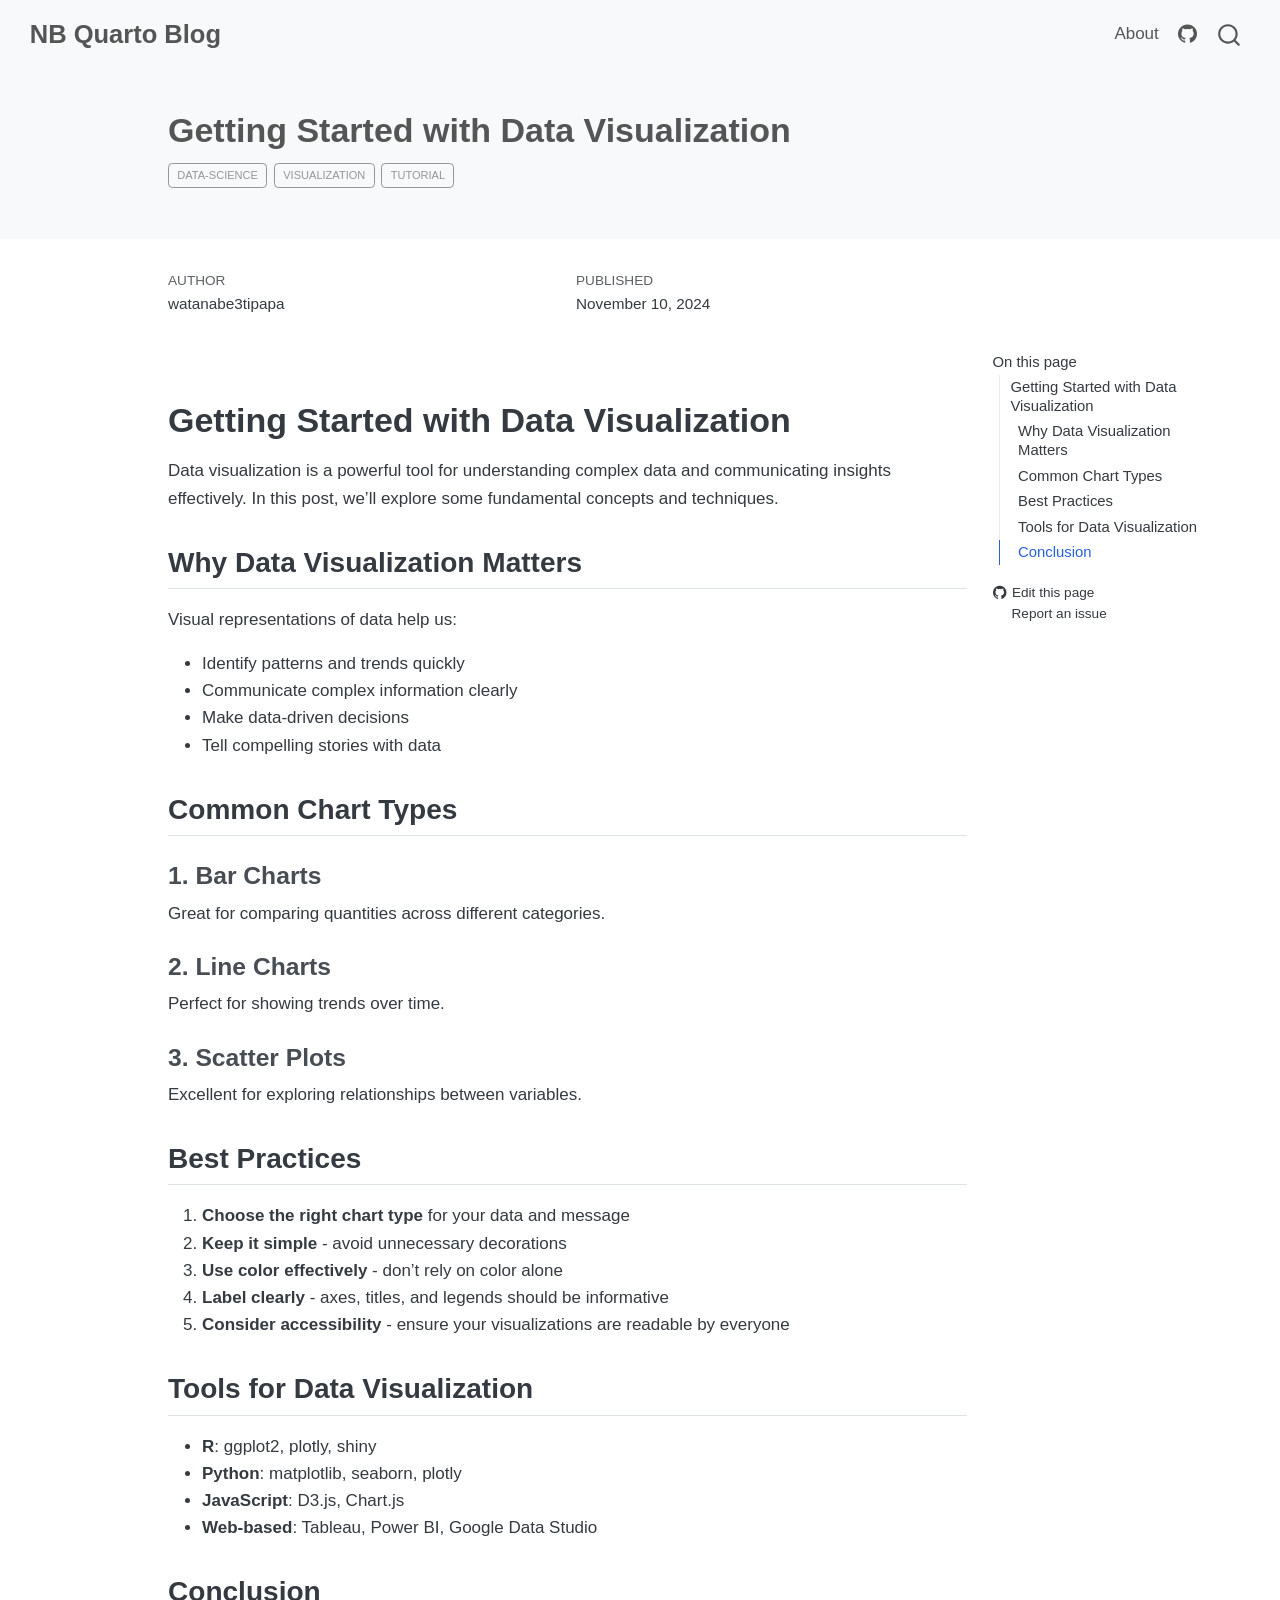
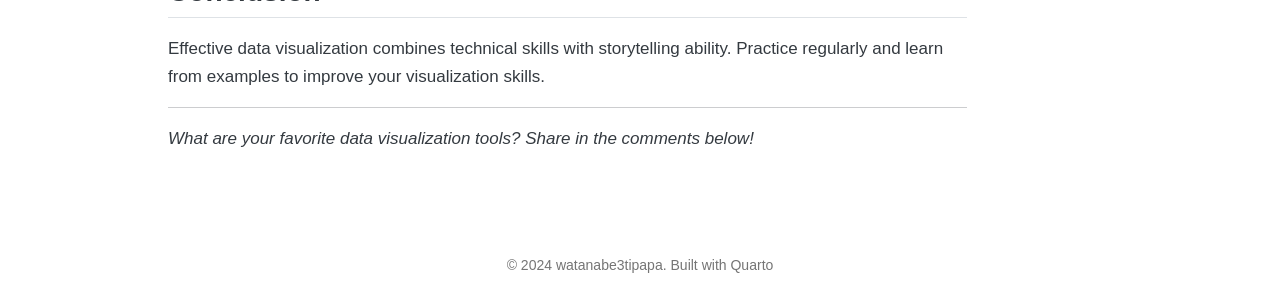
<file: docs/posts/data-visualization/index.html>
<!DOCTYPE html>
<html xmlns="http://www.w3.org/1999/xhtml" lang="en" xml:lang="en"><head>

<meta charset="utf-8">
<meta name="generator" content="quarto-1.9.37">

<meta name="viewport" content="width=device-width, initial-scale=1.0, user-scalable=yes">

<meta name="author" content="watanabe3tipapa">
<meta name="dcterms.date" content="2024-11-10">

<title>Getting Started with Data Visualization – NB Quarto Blog</title>
<style>
/* Default styles provided by pandoc.
** See https://pandoc.org/MANUAL.html#variables-for-html for config info.
*/
code{white-space: pre-wrap;}
span.smallcaps{font-variant: small-caps;}
div.columns{display: flex; gap: min(4vw, 1.5em);}
div.column{flex: auto; overflow-x: auto;}
div.hanging-indent{margin-left: 1.5em; text-indent: -1.5em;}
ul.task-list{list-style: none;}
ul.task-list li input[type="checkbox"] {
  width: 0.8em;
  margin: 0 0.8em 0.2em -1em; /* quarto-specific, see https://github.com/quarto-dev/quarto-cli/issues/4556 */ 
  vertical-align: middle;
}
</style>


<script src="../../site_libs/quarto-nav/quarto-nav.js"></script>
<script src="../../site_libs/quarto-nav/headroom.min.js"></script>
<script src="../../site_libs/clipboard/clipboard.min.js"></script>
<script src="../../site_libs/quarto-search/autocomplete.umd.js"></script>
<script src="../../site_libs/quarto-search/fuse.min.js"></script>
<script src="../../site_libs/quarto-search/quarto-search.js"></script>
<meta name="quarto:offset" content="../../">
<script src="../../site_libs/quarto-html/quarto.js" type="module"></script>
<script src="../../site_libs/quarto-html/tabsets/tabsets.js" type="module"></script>
<script src="../../site_libs/quarto-html/popper.min.js"></script>
<script src="../../site_libs/quarto-html/tippy.umd.min.js"></script>
<script src="../../site_libs/quarto-html/anchor.min.js"></script>
<link href="../../site_libs/quarto-html/tippy.css" rel="stylesheet">
<link href="../../site_libs/quarto-html/quarto-syntax-highlighting-7f8f88aac4f3542376d5c11b86a4c14d.css" rel="stylesheet" id="quarto-text-highlighting-styles">
<script src="../../site_libs/bootstrap/bootstrap.min.js"></script>
<link href="../../site_libs/bootstrap/bootstrap-icons.css" rel="stylesheet">
<link href="../../site_libs/bootstrap/bootstrap-4d3f3448f837ff03356db176d8adb603.min.css" rel="stylesheet" append-hash="true" id="quarto-bootstrap" data-mode="light">
<script id="quarto-search-options" type="application/json">{
  "location": "navbar",
  "copy-button": false,
  "collapse-after": 3,
  "panel-placement": "end",
  "type": "overlay",
  "limit": 50,
  "keyboard-shortcut": [
    "f",
    "/",
    "s"
  ],
  "show-item-context": false,
  "language": {
    "search-no-results-text": "No results",
    "search-matching-documents-text": "matching documents",
    "search-copy-link-title": "Copy link to search",
    "search-hide-matches-text": "Hide additional matches",
    "search-more-match-text": "more match in this document",
    "search-more-matches-text": "more matches in this document",
    "search-clear-button-title": "Clear",
    "search-text-placeholder": "",
    "search-detached-cancel-button-title": "Cancel",
    "search-submit-button-title": "Submit",
    "search-label": "Search"
  }
}</script>


<link rel="stylesheet" href="../../styles.css">
<meta property="og:title" content="Getting Started with Data Visualization – NB Quarto Blog">
<meta property="og:description" content="A blog about data science, programming, and technology by watanabe3tipapa">
<meta property="og:image" content="https://via.placeholder.com/800x400/0366d6/ffffff?text=Data+Visualization">
<meta property="og:site_name" content="NB Quarto Blog">
<meta name="twitter:title" content="Getting Started with Data Visualization – NB Quarto Blog">
<meta name="twitter:description" content="A blog about data science, programming, and technology by watanabe3tipapa">
<meta name="twitter:image" content="https://via.placeholder.com/800x400/0366d6/ffffff?text=Data+Visualization">
<meta name="twitter:creator" content="@watanabe3tipapa">
<meta name="twitter:site" content="@watanabe3tipapa">
<meta name="twitter:card" content="summary_large_image">
</head>

<body class="nav-fixed quarto-light">

<div id="quarto-search-results"></div>
  <header id="quarto-header" class="headroom fixed-top quarto-banner">
    <nav class="navbar navbar-expand-lg " data-bs-theme="dark">
      <div class="navbar-container container-fluid">
      <div class="navbar-brand-container mx-auto">
    <a class="navbar-brand" href="../../index.html">
    <span class="navbar-title">NB Quarto Blog</span>
    </a>
  </div>
            <div id="quarto-search" class="" title="Search"></div>
          <button class="navbar-toggler" type="button" data-bs-toggle="collapse" data-bs-target="#navbarCollapse" aria-controls="navbarCollapse" role="menu" aria-expanded="false" aria-label="Toggle navigation" onclick="if (window.quartoToggleHeadroom) { window.quartoToggleHeadroom(); }">
  <span class="navbar-toggler-icon"></span>
</button>
          <div class="collapse navbar-collapse" id="navbarCollapse">
            <ul class="navbar-nav navbar-nav-scroll ms-auto">
  <li class="nav-item">
    <a class="nav-link" href="../../about.html"> 
<span class="menu-text">About</span></a>
  </li>  
  <li class="nav-item compact">
    <a class="nav-link" href="https://github.com/watanabe3tipapa"> <i class="bi bi-github" role="img" aria-label="GitHub">
</i> 
<span class="menu-text"></span></a>
  </li>  
</ul>
          </div> <!-- /navcollapse -->
            <div class="quarto-navbar-tools">
</div>
      </div> <!-- /container-fluid -->
    </nav>
</header>
<!-- content -->
<header id="title-block-header" class="quarto-title-block default page-columns page-full">
  <div class="quarto-title-banner page-columns page-full">
    <div class="quarto-title column-body">
      <h1 class="title">Getting Started with Data Visualization</h1>
                                <div class="quarto-categories">
                <div class="quarto-category">data-science</div>
                <div class="quarto-category">visualization</div>
                <div class="quarto-category">tutorial</div>
              </div>
                  </div>
  </div>
    
  
  <div class="quarto-title-meta">

      <div>
      <div class="quarto-title-meta-heading">Author</div>
      <div class="quarto-title-meta-contents">
               <p>watanabe3tipapa </p>
            </div>
    </div>
      
      <div>
      <div class="quarto-title-meta-heading">Published</div>
      <div class="quarto-title-meta-contents">
        <p class="date">November 10, 2024</p>
      </div>
    </div>
    
      
    </div>
    
  
  </header><div id="quarto-content" class="quarto-container page-columns page-rows-contents page-layout-article page-navbar">
<!-- sidebar -->
<!-- margin-sidebar -->
    <div id="quarto-margin-sidebar" class="sidebar margin-sidebar">
        <nav id="TOC" role="doc-toc" class="toc-active">
    <h2 id="toc-title">On this page</h2>
   
  <ul>
  <li><a href="#getting-started-with-data-visualization" id="toc-getting-started-with-data-visualization" class="nav-link active" data-scroll-target="#getting-started-with-data-visualization">Getting Started with Data Visualization</a>
  <ul class="collapse">
  <li><a href="#why-data-visualization-matters" id="toc-why-data-visualization-matters" class="nav-link" data-scroll-target="#why-data-visualization-matters">Why Data Visualization Matters</a></li>
  <li><a href="#common-chart-types" id="toc-common-chart-types" class="nav-link" data-scroll-target="#common-chart-types">Common Chart Types</a>
  <ul class="collapse">
  <li><a href="#bar-charts" id="toc-bar-charts" class="nav-link" data-scroll-target="#bar-charts">1. Bar Charts</a></li>
  <li><a href="#line-charts" id="toc-line-charts" class="nav-link" data-scroll-target="#line-charts">2. Line Charts</a></li>
  <li><a href="#scatter-plots" id="toc-scatter-plots" class="nav-link" data-scroll-target="#scatter-plots">3. Scatter Plots</a></li>
  </ul></li>
  <li><a href="#best-practices" id="toc-best-practices" class="nav-link" data-scroll-target="#best-practices">Best Practices</a></li>
  <li><a href="#tools-for-data-visualization" id="toc-tools-for-data-visualization" class="nav-link" data-scroll-target="#tools-for-data-visualization">Tools for Data Visualization</a></li>
  <li><a href="#conclusion" id="toc-conclusion" class="nav-link" data-scroll-target="#conclusion">Conclusion</a></li>
  </ul></li>
  </ul>
<div class="toc-actions"><ul><li><a href="https://github.com/watanabe3tipapa/nb-quarto-blog/edit/main/posts/data-visualization/index.qmd" class="toc-action"><i class="bi bi-github"></i>Edit this page</a></li><li><a href="https://github.com/watanabe3tipapa/nb-quarto-blog/issues/new" class="toc-action"><i class="bi empty"></i>Report an issue</a></li></ul></div></nav>
    </div>
<!-- main -->
<main class="content quarto-banner-title-block" id="quarto-document-content">





<section id="getting-started-with-data-visualization" class="level1">
<h1>Getting Started with Data Visualization</h1>
<p>Data visualization is a powerful tool for understanding complex data and communicating insights effectively. In this post, we’ll explore some fundamental concepts and techniques.</p>
<section id="why-data-visualization-matters" class="level2">
<h2 class="anchored" data-anchor-id="why-data-visualization-matters">Why Data Visualization Matters</h2>
<p>Visual representations of data help us:</p>
<ul>
<li>Identify patterns and trends quickly</li>
<li>Communicate complex information clearly</li>
<li>Make data-driven decisions</li>
<li>Tell compelling stories with data</li>
</ul>
</section>
<section id="common-chart-types" class="level2">
<h2 class="anchored" data-anchor-id="common-chart-types">Common Chart Types</h2>
<section id="bar-charts" class="level3">
<h3 class="anchored" data-anchor-id="bar-charts">1. Bar Charts</h3>
<p>Great for comparing quantities across different categories.</p>
</section>
<section id="line-charts" class="level3">
<h3 class="anchored" data-anchor-id="line-charts">2. Line Charts</h3>
<p>Perfect for showing trends over time.</p>
</section>
<section id="scatter-plots" class="level3">
<h3 class="anchored" data-anchor-id="scatter-plots">3. Scatter Plots</h3>
<p>Excellent for exploring relationships between variables.</p>
</section>
</section>
<section id="best-practices" class="level2">
<h2 class="anchored" data-anchor-id="best-practices">Best Practices</h2>
<ol type="1">
<li><strong>Choose the right chart type</strong> for your data and message</li>
<li><strong>Keep it simple</strong> - avoid unnecessary decorations</li>
<li><strong>Use color effectively</strong> - don’t rely on color alone</li>
<li><strong>Label clearly</strong> - axes, titles, and legends should be informative</li>
<li><strong>Consider accessibility</strong> - ensure your visualizations are readable by everyone</li>
</ol>
</section>
<section id="tools-for-data-visualization" class="level2">
<h2 class="anchored" data-anchor-id="tools-for-data-visualization">Tools for Data Visualization</h2>
<ul>
<li><strong>R</strong>: ggplot2, plotly, shiny</li>
<li><strong>Python</strong>: matplotlib, seaborn, plotly</li>
<li><strong>JavaScript</strong>: D3.js, Chart.js</li>
<li><strong>Web-based</strong>: Tableau, Power BI, Google Data Studio</li>
</ul>
</section>
<section id="conclusion" class="level2">
<h2 class="anchored" data-anchor-id="conclusion">Conclusion</h2>
<p>Effective data visualization combines technical skills with storytelling ability. Practice regularly and learn from examples to improve your visualization skills.</p>
<hr>
<p><em>What are your favorite data visualization tools? Share in the comments below!</em></p>


</section>
</section>

</main> <!-- /main -->
<script id="quarto-html-after-body" type="application/javascript">
  window.document.addEventListener("DOMContentLoaded", function (event) {
    const icon = "";
    const anchorJS = new window.AnchorJS();
    anchorJS.options = {
      placement: 'right',
      icon: icon
    };
    anchorJS.add('.anchored');
    const isCodeAnnotation = (el) => {
      for (const clz of el.classList) {
        if (clz.startsWith('code-annotation-')) {                     
          return true;
        }
      }
      return false;
    }
    const onCopySuccess = function(e) {
      // button target
      const button = e.trigger;
      // don't keep focus
      button.blur();
      // flash "checked"
      button.classList.add('code-copy-button-checked');
      var currentTitle = button.getAttribute("title");
      button.setAttribute("title", "Copied!");
      let tooltip;
      if (window.bootstrap) {
        button.setAttribute("data-bs-toggle", "tooltip");
        button.setAttribute("data-bs-placement", "left");
        button.setAttribute("data-bs-title", "Copied!");
        tooltip = new bootstrap.Tooltip(button, 
          { trigger: "manual", 
            customClass: "code-copy-button-tooltip",
            offset: [0, -8]});
        tooltip.show();    
      }
      setTimeout(function() {
        if (tooltip) {
          tooltip.hide();
          button.removeAttribute("data-bs-title");
          button.removeAttribute("data-bs-toggle");
          button.removeAttribute("data-bs-placement");
        }
        button.setAttribute("title", currentTitle);
        button.classList.remove('code-copy-button-checked');
      }, 1000);
      // clear code selection
      e.clearSelection();
    }
    const getTextToCopy = function(trigger) {
      const outerScaffold = trigger.parentElement.cloneNode(true);
      const codeEl = outerScaffold.querySelector('code');
      for (const childEl of codeEl.children) {
        if (isCodeAnnotation(childEl)) {
          childEl.remove();
        }
      }
      return codeEl.innerText;
    }
    const clipboard = new window.ClipboardJS('.code-copy-button:not([data-in-quarto-modal])', {
      text: getTextToCopy
    });
    clipboard.on('success', onCopySuccess);
    if (window.document.getElementById('quarto-embedded-source-code-modal')) {
      const clipboardModal = new window.ClipboardJS('.code-copy-button[data-in-quarto-modal]', {
        text: getTextToCopy,
        container: window.document.getElementById('quarto-embedded-source-code-modal')
      });
      clipboardModal.on('success', onCopySuccess);
    }
      var localhostRegex = new RegExp(/^(?:http|https):\/\/localhost\:?[0-9]*\//);
      var mailtoRegex = new RegExp(/^mailto:/);
        var filterRegex = new RegExp("https:\/\/watanabe3tipapa\.github\.io\/nb-quarto-blog");
      var isInternal = (href) => {
          return filterRegex.test(href) || localhostRegex.test(href) || mailtoRegex.test(href);
      }
      // Inspect non-navigation links and adorn them if external
     var links = window.document.querySelectorAll('a[href]:not(.nav-link):not(.navbar-brand):not(.toc-action):not(.sidebar-link):not(.sidebar-item-toggle):not(.pagination-link):not(.no-external):not([aria-hidden]):not(.dropdown-item):not(.quarto-navigation-tool):not(.about-link)');
      for (var i=0; i<links.length; i++) {
        const link = links[i];
        if (!isInternal(link.href)) {
          // undo the damage that might have been done by quarto-nav.js in the case of
          // links that we want to consider external
          if (link.dataset.originalHref !== undefined) {
            link.href = link.dataset.originalHref;
          }
        }
      }
    function tippyHover(el, contentFn, onTriggerFn, onUntriggerFn) {
      const config = {
        allowHTML: true,
        maxWidth: 500,
        delay: 100,
        arrow: false,
        appendTo: function(el) {
            return el.parentElement;
        },
        interactive: true,
        interactiveBorder: 10,
        theme: 'quarto',
        placement: 'bottom-start',
      };
      if (contentFn) {
        config.content = contentFn;
      }
      if (onTriggerFn) {
        config.onTrigger = onTriggerFn;
      }
      if (onUntriggerFn) {
        config.onUntrigger = onUntriggerFn;
      }
      window.tippy(el, config); 
    }
    const noterefs = window.document.querySelectorAll('a[role="doc-noteref"]');
    for (var i=0; i<noterefs.length; i++) {
      const ref = noterefs[i];
      tippyHover(ref, function() {
        // use id or data attribute instead here
        let href = ref.getAttribute('data-footnote-href') || ref.getAttribute('href');
        try { href = new URL(href).hash; } catch {}
        const id = href.replace(/^#\/?/, "");
        const note = window.document.getElementById(id);
        if (note) {
          return note.innerHTML;
        } else {
          return "";
        }
      });
    }
    const xrefs = window.document.querySelectorAll('a.quarto-xref');
    const processXRef = (id, note) => {
      // Strip column container classes
      const stripColumnClz = (el) => {
        el.classList.remove("page-full", "page-columns");
        if (el.children) {
          for (const child of el.children) {
            stripColumnClz(child);
          }
        }
      }
      stripColumnClz(note)
      if (id === null || id.startsWith('sec-')) {
        // Special case sections, only their first couple elements
        const container = document.createElement("div");
        if (note.children && note.children.length > 2) {
          container.appendChild(note.children[0].cloneNode(true));
          for (let i = 1; i < note.children.length; i++) {
            const child = note.children[i];
            if (child.tagName === "P" && child.innerText === "") {
              continue;
            } else {
              container.appendChild(child.cloneNode(true));
              break;
            }
          }
          if (window.Quarto?.typesetMath) {
            window.Quarto.typesetMath(container);
          }
          return container.innerHTML
        } else {
          if (window.Quarto?.typesetMath) {
            window.Quarto.typesetMath(note);
          }
          return note.innerHTML;
        }
      } else {
        // Remove any anchor links if they are present
        const anchorLink = note.querySelector('a.anchorjs-link');
        if (anchorLink) {
          anchorLink.remove();
        }
        if (window.Quarto?.typesetMath) {
          window.Quarto.typesetMath(note);
        }
        if (note.classList.contains("callout")) {
          return note.outerHTML;
        } else {
          return note.innerHTML;
        }
      }
    }
    for (var i=0; i<xrefs.length; i++) {
      const xref = xrefs[i];
      tippyHover(xref, undefined, function(instance) {
        instance.disable();
        let url = xref.getAttribute('href');
        let hash = undefined; 
        if (url.startsWith('#')) {
          hash = url;
        } else {
          try { hash = new URL(url).hash; } catch {}
        }
        if (hash) {
          const id = hash.replace(/^#\/?/, "");
          const note = window.document.getElementById(id);
          if (note !== null) {
            try {
              const html = processXRef(id, note.cloneNode(true));
              instance.setContent(html);
            } finally {
              instance.enable();
              instance.show();
            }
          } else {
            // See if we can fetch this
            fetch(url.split('#')[0])
            .then(res => res.text())
            .then(html => {
              const parser = new DOMParser();
              const htmlDoc = parser.parseFromString(html, "text/html");
              const note = htmlDoc.getElementById(id);
              if (note !== null) {
                const html = processXRef(id, note);
                instance.setContent(html);
              } 
            }).finally(() => {
              instance.enable();
              instance.show();
            });
          }
        } else {
          // See if we can fetch a full url (with no hash to target)
          // This is a special case and we should probably do some content thinning / targeting
          fetch(url)
          .then(res => res.text())
          .then(html => {
            const parser = new DOMParser();
            const htmlDoc = parser.parseFromString(html, "text/html");
            const note = htmlDoc.querySelector('main.content');
            if (note !== null) {
              // This should only happen for chapter cross references
              // (since there is no id in the URL)
              // remove the first header
              if (note.children.length > 0 && note.children[0].tagName === "HEADER") {
                note.children[0].remove();
              }
              const html = processXRef(null, note);
              instance.setContent(html);
            } 
          }).finally(() => {
            instance.enable();
            instance.show();
          });
        }
      }, function(instance) {
      });
    }
        let selectedAnnoteEl;
        const selectorForAnnotation = ( cell, annotation) => {
          let cellAttr = 'data-code-cell="' + cell + '"';
          let lineAttr = 'data-code-annotation="' +  annotation + '"';
          const selector = 'span[' + cellAttr + '][' + lineAttr + ']';
          return selector;
        }
        const selectCodeLines = (annoteEl) => {
          const doc = window.document;
          const targetCell = annoteEl.getAttribute("data-target-cell");
          const targetAnnotation = annoteEl.getAttribute("data-target-annotation");
          const annoteSpan = window.document.querySelector(selectorForAnnotation(targetCell, targetAnnotation));
          const lines = annoteSpan.getAttribute("data-code-lines").split(",");
          const lineIds = lines.map((line) => {
            return targetCell + "-" + line;
          })
          let top = null;
          let height = null;
          let parent = null;
          if (lineIds.length > 0) {
              //compute the position of the single el (top and bottom and make a div)
              const el = window.document.getElementById(lineIds[0]);
              top = el.offsetTop;
              height = el.offsetHeight;
              parent = el.parentElement.parentElement;
            if (lineIds.length > 1) {
              const lastEl = window.document.getElementById(lineIds[lineIds.length - 1]);
              const bottom = lastEl.offsetTop + lastEl.offsetHeight;
              height = bottom - top;
            }
            if (top !== null && height !== null && parent !== null) {
              // cook up a div (if necessary) and position it 
              let div = window.document.getElementById("code-annotation-line-highlight");
              if (div === null) {
                div = window.document.createElement("div");
                div.setAttribute("id", "code-annotation-line-highlight");
                div.style.position = 'absolute';
                parent.appendChild(div);
              }
              div.style.top = top - 2 + "px";
              div.style.height = height + 4 + "px";
              div.style.left = 0;
              let gutterDiv = window.document.getElementById("code-annotation-line-highlight-gutter");
              if (gutterDiv === null) {
                gutterDiv = window.document.createElement("div");
                gutterDiv.setAttribute("id", "code-annotation-line-highlight-gutter");
                gutterDiv.style.position = 'absolute';
                const codeCell = window.document.getElementById(targetCell);
                const gutter = codeCell.querySelector('.code-annotation-gutter');
                gutter.appendChild(gutterDiv);
              }
              gutterDiv.style.top = top - 2 + "px";
              gutterDiv.style.height = height + 4 + "px";
            }
            selectedAnnoteEl = annoteEl;
          }
        };
        const unselectCodeLines = () => {
          const elementsIds = ["code-annotation-line-highlight", "code-annotation-line-highlight-gutter"];
          elementsIds.forEach((elId) => {
            const div = window.document.getElementById(elId);
            if (div) {
              div.remove();
            }
          });
          selectedAnnoteEl = undefined;
        };
          // Handle positioning of the toggle
      window.addEventListener(
        "resize",
        throttle(() => {
          elRect = undefined;
          if (selectedAnnoteEl) {
            selectCodeLines(selectedAnnoteEl);
          }
        }, 10)
      );
      function throttle(fn, ms) {
      let throttle = false;
      let timer;
        return (...args) => {
          if(!throttle) { // first call gets through
              fn.apply(this, args);
              throttle = true;
          } else { // all the others get throttled
              if(timer) clearTimeout(timer); // cancel #2
              timer = setTimeout(() => {
                fn.apply(this, args);
                timer = throttle = false;
              }, ms);
          }
        };
      }
        // Attach click handler to the DT
        const annoteDls = window.document.querySelectorAll('dt[data-target-cell]');
        for (const annoteDlNode of annoteDls) {
          annoteDlNode.addEventListener('click', (event) => {
            const clickedEl = event.target;
            if (clickedEl !== selectedAnnoteEl) {
              unselectCodeLines();
              const activeEl = window.document.querySelector('dt[data-target-cell].code-annotation-active');
              if (activeEl) {
                activeEl.classList.remove('code-annotation-active');
              }
              selectCodeLines(clickedEl);
              clickedEl.classList.add('code-annotation-active');
            } else {
              // Unselect the line
              unselectCodeLines();
              clickedEl.classList.remove('code-annotation-active');
            }
          });
        }
    const findCites = (el) => {
      const parentEl = el.parentElement;
      if (parentEl) {
        const cites = parentEl.dataset.cites;
        if (cites) {
          return {
            el,
            cites: cites.split(' ')
          };
        } else {
          return findCites(el.parentElement)
        }
      } else {
        return undefined;
      }
    };
    var bibliorefs = window.document.querySelectorAll('a[role="doc-biblioref"]');
    for (var i=0; i<bibliorefs.length; i++) {
      const ref = bibliorefs[i];
      const citeInfo = findCites(ref);
      if (citeInfo) {
        tippyHover(citeInfo.el, function() {
          var popup = window.document.createElement('div');
          citeInfo.cites.forEach(function(cite) {
            var citeDiv = window.document.createElement('div');
            citeDiv.classList.add('hanging-indent');
            citeDiv.classList.add('csl-entry');
            var biblioDiv = window.document.getElementById('ref-' + cite);
            if (biblioDiv) {
              citeDiv.innerHTML = biblioDiv.innerHTML;
            }
            popup.appendChild(citeDiv);
          });
          return popup.innerHTML;
        });
      }
    }
  });
  </script>
</div> <!-- /content -->
<footer class="footer">
  <div class="nav-footer">
    <div class="nav-footer-left">
      &nbsp;
    </div>   
    <div class="nav-footer-center">
<p>© 2024 watanabe3tipapa. Built with <a href="https://quarto.org/">Quarto</a></p>
<div class="toc-actions d-sm-block d-md-none"><ul><li><a href="https://github.com/watanabe3tipapa/nb-quarto-blog/edit/main/posts/data-visualization/index.qmd" class="toc-action"><i class="bi bi-github"></i>Edit this page</a></li><li><a href="https://github.com/watanabe3tipapa/nb-quarto-blog/issues/new" class="toc-action"><i class="bi empty"></i>Report an issue</a></li></ul></div></div>
    <div class="nav-footer-right">
      &nbsp;
    </div>
  </div>
</footer>




</body></html>
</file>
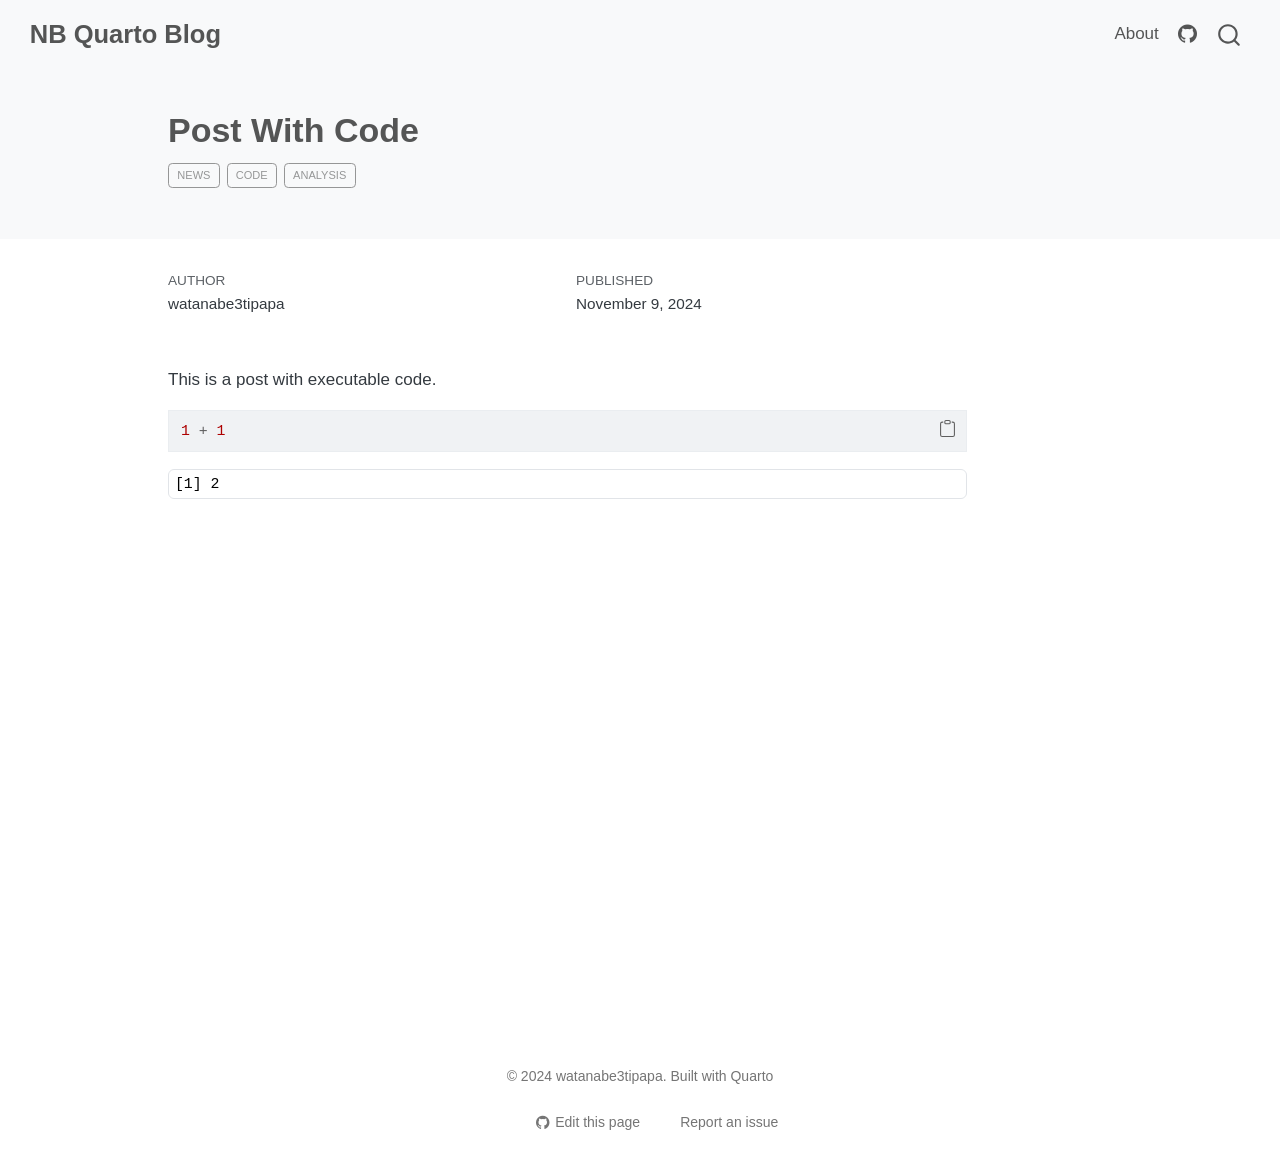
<file: docs/posts/post-with-code/index.html>
<!DOCTYPE html>
<html xmlns="http://www.w3.org/1999/xhtml" lang="en" xml:lang="en"><head>

<meta charset="utf-8">
<meta name="generator" content="quarto-1.9.37">

<meta name="viewport" content="width=device-width, initial-scale=1.0, user-scalable=yes">

<meta name="author" content="watanabe3tipapa">
<meta name="dcterms.date" content="2024-11-09">

<title>Post With Code – NB Quarto Blog</title>
<style>
/* Default styles provided by pandoc.
** See https://pandoc.org/MANUAL.html#variables-for-html for config info.
*/
code{white-space: pre-wrap;}
span.smallcaps{font-variant: small-caps;}
div.columns{display: flex; gap: min(4vw, 1.5em);}
div.column{flex: auto; overflow-x: auto;}
div.hanging-indent{margin-left: 1.5em; text-indent: -1.5em;}
ul.task-list{list-style: none;}
ul.task-list li input[type="checkbox"] {
  width: 0.8em;
  margin: 0 0.8em 0.2em -1em; /* quarto-specific, see https://github.com/quarto-dev/quarto-cli/issues/4556 */ 
  vertical-align: middle;
}
/* CSS for syntax highlighting */
html { -webkit-text-size-adjust: 100%; }
pre > code.sourceCode { white-space: pre; position: relative; }
pre > code.sourceCode > span { display: inline-block; line-height: 1.25; }
pre > code.sourceCode > span:empty { height: 1.2em; }
.sourceCode { overflow: visible; }
code.sourceCode > span { color: inherit; text-decoration: inherit; }
div.sourceCode { margin: 1em 0; }
pre.sourceCode { margin: 0; }
@media screen {
div.sourceCode { overflow: auto; }
}
@media print {
pre > code.sourceCode { white-space: pre-wrap; }
pre > code.sourceCode > span { text-indent: -5em; padding-left: 5em; }
}
pre.numberSource code
  { counter-reset: source-line 0; }
pre.numberSource code > span
  { position: relative; left: -4em; counter-increment: source-line; }
pre.numberSource code > span > a:first-child::before
  { content: counter(source-line);
    position: relative; left: -1em; text-align: right; vertical-align: baseline;
    border: none; display: inline-block;
    -webkit-touch-callout: none; -webkit-user-select: none;
    -khtml-user-select: none; -moz-user-select: none;
    -ms-user-select: none; user-select: none;
    padding: 0 4px; width: 4em;
  }
pre.numberSource { margin-left: 3em;  padding-left: 4px; }
div.sourceCode
  {   }
@media screen {
pre > code.sourceCode > span > a:first-child::before { text-decoration: underline; }
}
</style>


<script src="../../site_libs/quarto-nav/quarto-nav.js"></script>
<script src="../../site_libs/quarto-nav/headroom.min.js"></script>
<script src="../../site_libs/clipboard/clipboard.min.js"></script>
<script src="../../site_libs/quarto-search/autocomplete.umd.js"></script>
<script src="../../site_libs/quarto-search/fuse.min.js"></script>
<script src="../../site_libs/quarto-search/quarto-search.js"></script>
<meta name="quarto:offset" content="../../">
<script src="../../site_libs/quarto-html/quarto.js" type="module"></script>
<script src="../../site_libs/quarto-html/tabsets/tabsets.js" type="module"></script>
<script src="../../site_libs/quarto-html/popper.min.js"></script>
<script src="../../site_libs/quarto-html/tippy.umd.min.js"></script>
<script src="../../site_libs/quarto-html/anchor.min.js"></script>
<link href="../../site_libs/quarto-html/tippy.css" rel="stylesheet">
<link href="../../site_libs/quarto-html/quarto-syntax-highlighting-7f8f88aac4f3542376d5c11b86a4c14d.css" rel="stylesheet" id="quarto-text-highlighting-styles">
<script src="../../site_libs/bootstrap/bootstrap.min.js"></script>
<link href="../../site_libs/bootstrap/bootstrap-icons.css" rel="stylesheet">
<link href="../../site_libs/bootstrap/bootstrap-4d3f3448f837ff03356db176d8adb603.min.css" rel="stylesheet" append-hash="true" id="quarto-bootstrap" data-mode="light">
<script id="quarto-search-options" type="application/json">{
  "location": "navbar",
  "copy-button": false,
  "collapse-after": 3,
  "panel-placement": "end",
  "type": "overlay",
  "limit": 50,
  "keyboard-shortcut": [
    "f",
    "/",
    "s"
  ],
  "show-item-context": false,
  "language": {
    "search-no-results-text": "No results",
    "search-matching-documents-text": "matching documents",
    "search-copy-link-title": "Copy link to search",
    "search-hide-matches-text": "Hide additional matches",
    "search-more-match-text": "more match in this document",
    "search-more-matches-text": "more matches in this document",
    "search-clear-button-title": "Clear",
    "search-text-placeholder": "",
    "search-detached-cancel-button-title": "Cancel",
    "search-submit-button-title": "Submit",
    "search-label": "Search"
  }
}</script>


<link rel="stylesheet" href="../../styles.css">
<meta property="og:title" content="Post With Code – NB Quarto Blog">
<meta property="og:description" content="A blog about data science, programming, and technology by watanabe3tipapa">
<meta property="og:image" content="https://watanabe3tipapa.github.io/nb-quarto-blog/posts/post-with-code/image.jpg">
<meta property="og:site_name" content="NB Quarto Blog">
<meta name="twitter:title" content="Post With Code – NB Quarto Blog">
<meta name="twitter:description" content="A blog about data science, programming, and technology by watanabe3tipapa">
<meta name="twitter:image" content="https://watanabe3tipapa.github.io/nb-quarto-blog/posts/post-with-code/image.jpg">
<meta name="twitter:creator" content="@watanabe3tipapa">
<meta name="twitter:site" content="@watanabe3tipapa">
<meta name="twitter:card" content="summary_large_image">
</head>

<body class="nav-fixed quarto-light">

<div id="quarto-search-results"></div>
  <header id="quarto-header" class="headroom fixed-top quarto-banner">
    <nav class="navbar navbar-expand-lg " data-bs-theme="dark">
      <div class="navbar-container container-fluid">
      <div class="navbar-brand-container mx-auto">
    <a class="navbar-brand" href="../../index.html">
    <span class="navbar-title">NB Quarto Blog</span>
    </a>
  </div>
            <div id="quarto-search" class="" title="Search"></div>
          <button class="navbar-toggler" type="button" data-bs-toggle="collapse" data-bs-target="#navbarCollapse" aria-controls="navbarCollapse" role="menu" aria-expanded="false" aria-label="Toggle navigation" onclick="if (window.quartoToggleHeadroom) { window.quartoToggleHeadroom(); }">
  <span class="navbar-toggler-icon"></span>
</button>
          <div class="collapse navbar-collapse" id="navbarCollapse">
            <ul class="navbar-nav navbar-nav-scroll ms-auto">
  <li class="nav-item">
    <a class="nav-link" href="../../about.html"> 
<span class="menu-text">About</span></a>
  </li>  
  <li class="nav-item compact">
    <a class="nav-link" href="https://github.com/watanabe3tipapa"> <i class="bi bi-github" role="img" aria-label="GitHub">
</i> 
<span class="menu-text"></span></a>
  </li>  
</ul>
          </div> <!-- /navcollapse -->
            <div class="quarto-navbar-tools">
</div>
      </div> <!-- /container-fluid -->
    </nav>
</header>
<!-- content -->
<header id="title-block-header" class="quarto-title-block default page-columns page-full">
  <div class="quarto-title-banner page-columns page-full">
    <div class="quarto-title column-body">
      <h1 class="title">Post With Code</h1>
                                <div class="quarto-categories">
                <div class="quarto-category">news</div>
                <div class="quarto-category">code</div>
                <div class="quarto-category">analysis</div>
              </div>
                  </div>
  </div>
    
  
  <div class="quarto-title-meta">

      <div>
      <div class="quarto-title-meta-heading">Author</div>
      <div class="quarto-title-meta-contents">
               <p>watanabe3tipapa </p>
            </div>
    </div>
      
      <div>
      <div class="quarto-title-meta-heading">Published</div>
      <div class="quarto-title-meta-contents">
        <p class="date">November 9, 2024</p>
      </div>
    </div>
    
      
    </div>
    
  
  </header><div id="quarto-content" class="quarto-container page-columns page-rows-contents page-layout-article page-navbar">
<!-- sidebar -->
<!-- margin-sidebar -->
    <div id="quarto-margin-sidebar" class="sidebar margin-sidebar zindex-bottom">
        
    </div>
<!-- main -->
<main class="content quarto-banner-title-block" id="quarto-document-content">





<p>This is a post with executable code.</p>
<div class="cell">
<div class="code-copy-outer-scaffold"><div class="sourceCode cell-code" id="cb1"><pre class="sourceCode r code-with-copy"><code class="sourceCode r"><span id="cb1-1"><a href="#cb1-1" aria-hidden="true" tabindex="-1"></a><span class="dv">1</span> <span class="sc">+</span> <span class="dv">1</span></span></code></pre></div><button title="Copy to Clipboard" class="code-copy-button"><i class="bi"></i></button></div>
<div class="cell-output cell-output-stdout">
<pre><code>[1] 2</code></pre>
</div>
</div>



</main> <!-- /main -->
<script id="quarto-html-after-body" type="application/javascript">
  window.document.addEventListener("DOMContentLoaded", function (event) {
    const icon = "";
    const anchorJS = new window.AnchorJS();
    anchorJS.options = {
      placement: 'right',
      icon: icon
    };
    anchorJS.add('.anchored');
    const isCodeAnnotation = (el) => {
      for (const clz of el.classList) {
        if (clz.startsWith('code-annotation-')) {                     
          return true;
        }
      }
      return false;
    }
    const onCopySuccess = function(e) {
      // button target
      const button = e.trigger;
      // don't keep focus
      button.blur();
      // flash "checked"
      button.classList.add('code-copy-button-checked');
      var currentTitle = button.getAttribute("title");
      button.setAttribute("title", "Copied!");
      let tooltip;
      if (window.bootstrap) {
        button.setAttribute("data-bs-toggle", "tooltip");
        button.setAttribute("data-bs-placement", "left");
        button.setAttribute("data-bs-title", "Copied!");
        tooltip = new bootstrap.Tooltip(button, 
          { trigger: "manual", 
            customClass: "code-copy-button-tooltip",
            offset: [0, -8]});
        tooltip.show();    
      }
      setTimeout(function() {
        if (tooltip) {
          tooltip.hide();
          button.removeAttribute("data-bs-title");
          button.removeAttribute("data-bs-toggle");
          button.removeAttribute("data-bs-placement");
        }
        button.setAttribute("title", currentTitle);
        button.classList.remove('code-copy-button-checked');
      }, 1000);
      // clear code selection
      e.clearSelection();
    }
    const getTextToCopy = function(trigger) {
      const outerScaffold = trigger.parentElement.cloneNode(true);
      const codeEl = outerScaffold.querySelector('code');
      for (const childEl of codeEl.children) {
        if (isCodeAnnotation(childEl)) {
          childEl.remove();
        }
      }
      return codeEl.innerText;
    }
    const clipboard = new window.ClipboardJS('.code-copy-button:not([data-in-quarto-modal])', {
      text: getTextToCopy
    });
    clipboard.on('success', onCopySuccess);
    if (window.document.getElementById('quarto-embedded-source-code-modal')) {
      const clipboardModal = new window.ClipboardJS('.code-copy-button[data-in-quarto-modal]', {
        text: getTextToCopy,
        container: window.document.getElementById('quarto-embedded-source-code-modal')
      });
      clipboardModal.on('success', onCopySuccess);
    }
      var localhostRegex = new RegExp(/^(?:http|https):\/\/localhost\:?[0-9]*\//);
      var mailtoRegex = new RegExp(/^mailto:/);
        var filterRegex = new RegExp("https:\/\/watanabe3tipapa\.github\.io\/nb-quarto-blog");
      var isInternal = (href) => {
          return filterRegex.test(href) || localhostRegex.test(href) || mailtoRegex.test(href);
      }
      // Inspect non-navigation links and adorn them if external
     var links = window.document.querySelectorAll('a[href]:not(.nav-link):not(.navbar-brand):not(.toc-action):not(.sidebar-link):not(.sidebar-item-toggle):not(.pagination-link):not(.no-external):not([aria-hidden]):not(.dropdown-item):not(.quarto-navigation-tool):not(.about-link)');
      for (var i=0; i<links.length; i++) {
        const link = links[i];
        if (!isInternal(link.href)) {
          // undo the damage that might have been done by quarto-nav.js in the case of
          // links that we want to consider external
          if (link.dataset.originalHref !== undefined) {
            link.href = link.dataset.originalHref;
          }
        }
      }
    function tippyHover(el, contentFn, onTriggerFn, onUntriggerFn) {
      const config = {
        allowHTML: true,
        maxWidth: 500,
        delay: 100,
        arrow: false,
        appendTo: function(el) {
            return el.parentElement;
        },
        interactive: true,
        interactiveBorder: 10,
        theme: 'quarto',
        placement: 'bottom-start',
      };
      if (contentFn) {
        config.content = contentFn;
      }
      if (onTriggerFn) {
        config.onTrigger = onTriggerFn;
      }
      if (onUntriggerFn) {
        config.onUntrigger = onUntriggerFn;
      }
      window.tippy(el, config); 
    }
    const noterefs = window.document.querySelectorAll('a[role="doc-noteref"]');
    for (var i=0; i<noterefs.length; i++) {
      const ref = noterefs[i];
      tippyHover(ref, function() {
        // use id or data attribute instead here
        let href = ref.getAttribute('data-footnote-href') || ref.getAttribute('href');
        try { href = new URL(href).hash; } catch {}
        const id = href.replace(/^#\/?/, "");
        const note = window.document.getElementById(id);
        if (note) {
          return note.innerHTML;
        } else {
          return "";
        }
      });
    }
    const xrefs = window.document.querySelectorAll('a.quarto-xref');
    const processXRef = (id, note) => {
      // Strip column container classes
      const stripColumnClz = (el) => {
        el.classList.remove("page-full", "page-columns");
        if (el.children) {
          for (const child of el.children) {
            stripColumnClz(child);
          }
        }
      }
      stripColumnClz(note)
      if (id === null || id.startsWith('sec-')) {
        // Special case sections, only their first couple elements
        const container = document.createElement("div");
        if (note.children && note.children.length > 2) {
          container.appendChild(note.children[0].cloneNode(true));
          for (let i = 1; i < note.children.length; i++) {
            const child = note.children[i];
            if (child.tagName === "P" && child.innerText === "") {
              continue;
            } else {
              container.appendChild(child.cloneNode(true));
              break;
            }
          }
          if (window.Quarto?.typesetMath) {
            window.Quarto.typesetMath(container);
          }
          return container.innerHTML
        } else {
          if (window.Quarto?.typesetMath) {
            window.Quarto.typesetMath(note);
          }
          return note.innerHTML;
        }
      } else {
        // Remove any anchor links if they are present
        const anchorLink = note.querySelector('a.anchorjs-link');
        if (anchorLink) {
          anchorLink.remove();
        }
        if (window.Quarto?.typesetMath) {
          window.Quarto.typesetMath(note);
        }
        if (note.classList.contains("callout")) {
          return note.outerHTML;
        } else {
          return note.innerHTML;
        }
      }
    }
    for (var i=0; i<xrefs.length; i++) {
      const xref = xrefs[i];
      tippyHover(xref, undefined, function(instance) {
        instance.disable();
        let url = xref.getAttribute('href');
        let hash = undefined; 
        if (url.startsWith('#')) {
          hash = url;
        } else {
          try { hash = new URL(url).hash; } catch {}
        }
        if (hash) {
          const id = hash.replace(/^#\/?/, "");
          const note = window.document.getElementById(id);
          if (note !== null) {
            try {
              const html = processXRef(id, note.cloneNode(true));
              instance.setContent(html);
            } finally {
              instance.enable();
              instance.show();
            }
          } else {
            // See if we can fetch this
            fetch(url.split('#')[0])
            .then(res => res.text())
            .then(html => {
              const parser = new DOMParser();
              const htmlDoc = parser.parseFromString(html, "text/html");
              const note = htmlDoc.getElementById(id);
              if (note !== null) {
                const html = processXRef(id, note);
                instance.setContent(html);
              } 
            }).finally(() => {
              instance.enable();
              instance.show();
            });
          }
        } else {
          // See if we can fetch a full url (with no hash to target)
          // This is a special case and we should probably do some content thinning / targeting
          fetch(url)
          .then(res => res.text())
          .then(html => {
            const parser = new DOMParser();
            const htmlDoc = parser.parseFromString(html, "text/html");
            const note = htmlDoc.querySelector('main.content');
            if (note !== null) {
              // This should only happen for chapter cross references
              // (since there is no id in the URL)
              // remove the first header
              if (note.children.length > 0 && note.children[0].tagName === "HEADER") {
                note.children[0].remove();
              }
              const html = processXRef(null, note);
              instance.setContent(html);
            } 
          }).finally(() => {
            instance.enable();
            instance.show();
          });
        }
      }, function(instance) {
      });
    }
        let selectedAnnoteEl;
        const selectorForAnnotation = ( cell, annotation) => {
          let cellAttr = 'data-code-cell="' + cell + '"';
          let lineAttr = 'data-code-annotation="' +  annotation + '"';
          const selector = 'span[' + cellAttr + '][' + lineAttr + ']';
          return selector;
        }
        const selectCodeLines = (annoteEl) => {
          const doc = window.document;
          const targetCell = annoteEl.getAttribute("data-target-cell");
          const targetAnnotation = annoteEl.getAttribute("data-target-annotation");
          const annoteSpan = window.document.querySelector(selectorForAnnotation(targetCell, targetAnnotation));
          const lines = annoteSpan.getAttribute("data-code-lines").split(",");
          const lineIds = lines.map((line) => {
            return targetCell + "-" + line;
          })
          let top = null;
          let height = null;
          let parent = null;
          if (lineIds.length > 0) {
              //compute the position of the single el (top and bottom and make a div)
              const el = window.document.getElementById(lineIds[0]);
              top = el.offsetTop;
              height = el.offsetHeight;
              parent = el.parentElement.parentElement;
            if (lineIds.length > 1) {
              const lastEl = window.document.getElementById(lineIds[lineIds.length - 1]);
              const bottom = lastEl.offsetTop + lastEl.offsetHeight;
              height = bottom - top;
            }
            if (top !== null && height !== null && parent !== null) {
              // cook up a div (if necessary) and position it 
              let div = window.document.getElementById("code-annotation-line-highlight");
              if (div === null) {
                div = window.document.createElement("div");
                div.setAttribute("id", "code-annotation-line-highlight");
                div.style.position = 'absolute';
                parent.appendChild(div);
              }
              div.style.top = top - 2 + "px";
              div.style.height = height + 4 + "px";
              div.style.left = 0;
              let gutterDiv = window.document.getElementById("code-annotation-line-highlight-gutter");
              if (gutterDiv === null) {
                gutterDiv = window.document.createElement("div");
                gutterDiv.setAttribute("id", "code-annotation-line-highlight-gutter");
                gutterDiv.style.position = 'absolute';
                const codeCell = window.document.getElementById(targetCell);
                const gutter = codeCell.querySelector('.code-annotation-gutter');
                gutter.appendChild(gutterDiv);
              }
              gutterDiv.style.top = top - 2 + "px";
              gutterDiv.style.height = height + 4 + "px";
            }
            selectedAnnoteEl = annoteEl;
          }
        };
        const unselectCodeLines = () => {
          const elementsIds = ["code-annotation-line-highlight", "code-annotation-line-highlight-gutter"];
          elementsIds.forEach((elId) => {
            const div = window.document.getElementById(elId);
            if (div) {
              div.remove();
            }
          });
          selectedAnnoteEl = undefined;
        };
          // Handle positioning of the toggle
      window.addEventListener(
        "resize",
        throttle(() => {
          elRect = undefined;
          if (selectedAnnoteEl) {
            selectCodeLines(selectedAnnoteEl);
          }
        }, 10)
      );
      function throttle(fn, ms) {
      let throttle = false;
      let timer;
        return (...args) => {
          if(!throttle) { // first call gets through
              fn.apply(this, args);
              throttle = true;
          } else { // all the others get throttled
              if(timer) clearTimeout(timer); // cancel #2
              timer = setTimeout(() => {
                fn.apply(this, args);
                timer = throttle = false;
              }, ms);
          }
        };
      }
        // Attach click handler to the DT
        const annoteDls = window.document.querySelectorAll('dt[data-target-cell]');
        for (const annoteDlNode of annoteDls) {
          annoteDlNode.addEventListener('click', (event) => {
            const clickedEl = event.target;
            if (clickedEl !== selectedAnnoteEl) {
              unselectCodeLines();
              const activeEl = window.document.querySelector('dt[data-target-cell].code-annotation-active');
              if (activeEl) {
                activeEl.classList.remove('code-annotation-active');
              }
              selectCodeLines(clickedEl);
              clickedEl.classList.add('code-annotation-active');
            } else {
              // Unselect the line
              unselectCodeLines();
              clickedEl.classList.remove('code-annotation-active');
            }
          });
        }
    const findCites = (el) => {
      const parentEl = el.parentElement;
      if (parentEl) {
        const cites = parentEl.dataset.cites;
        if (cites) {
          return {
            el,
            cites: cites.split(' ')
          };
        } else {
          return findCites(el.parentElement)
        }
      } else {
        return undefined;
      }
    };
    var bibliorefs = window.document.querySelectorAll('a[role="doc-biblioref"]');
    for (var i=0; i<bibliorefs.length; i++) {
      const ref = bibliorefs[i];
      const citeInfo = findCites(ref);
      if (citeInfo) {
        tippyHover(citeInfo.el, function() {
          var popup = window.document.createElement('div');
          citeInfo.cites.forEach(function(cite) {
            var citeDiv = window.document.createElement('div');
            citeDiv.classList.add('hanging-indent');
            citeDiv.classList.add('csl-entry');
            var biblioDiv = window.document.getElementById('ref-' + cite);
            if (biblioDiv) {
              citeDiv.innerHTML = biblioDiv.innerHTML;
            }
            popup.appendChild(citeDiv);
          });
          return popup.innerHTML;
        });
      }
    }
  });
  </script>
</div> <!-- /content -->
<footer class="footer">
  <div class="nav-footer">
    <div class="nav-footer-left">
      &nbsp;
    </div>   
    <div class="nav-footer-center">
<p>© 2024 watanabe3tipapa. Built with <a href="https://quarto.org/">Quarto</a></p>
<div class="toc-actions"><ul><li><a href="https://github.com/watanabe3tipapa/nb-quarto-blog/edit/main/posts/post-with-code/index.qmd" class="toc-action"><i class="bi bi-github"></i>Edit this page</a></li><li><a href="https://github.com/watanabe3tipapa/nb-quarto-blog/issues/new" class="toc-action"><i class="bi empty"></i>Report an issue</a></li></ul></div></div>
    <div class="nav-footer-right">
      &nbsp;
    </div>
  </div>
</footer>




</body></html>
</file>
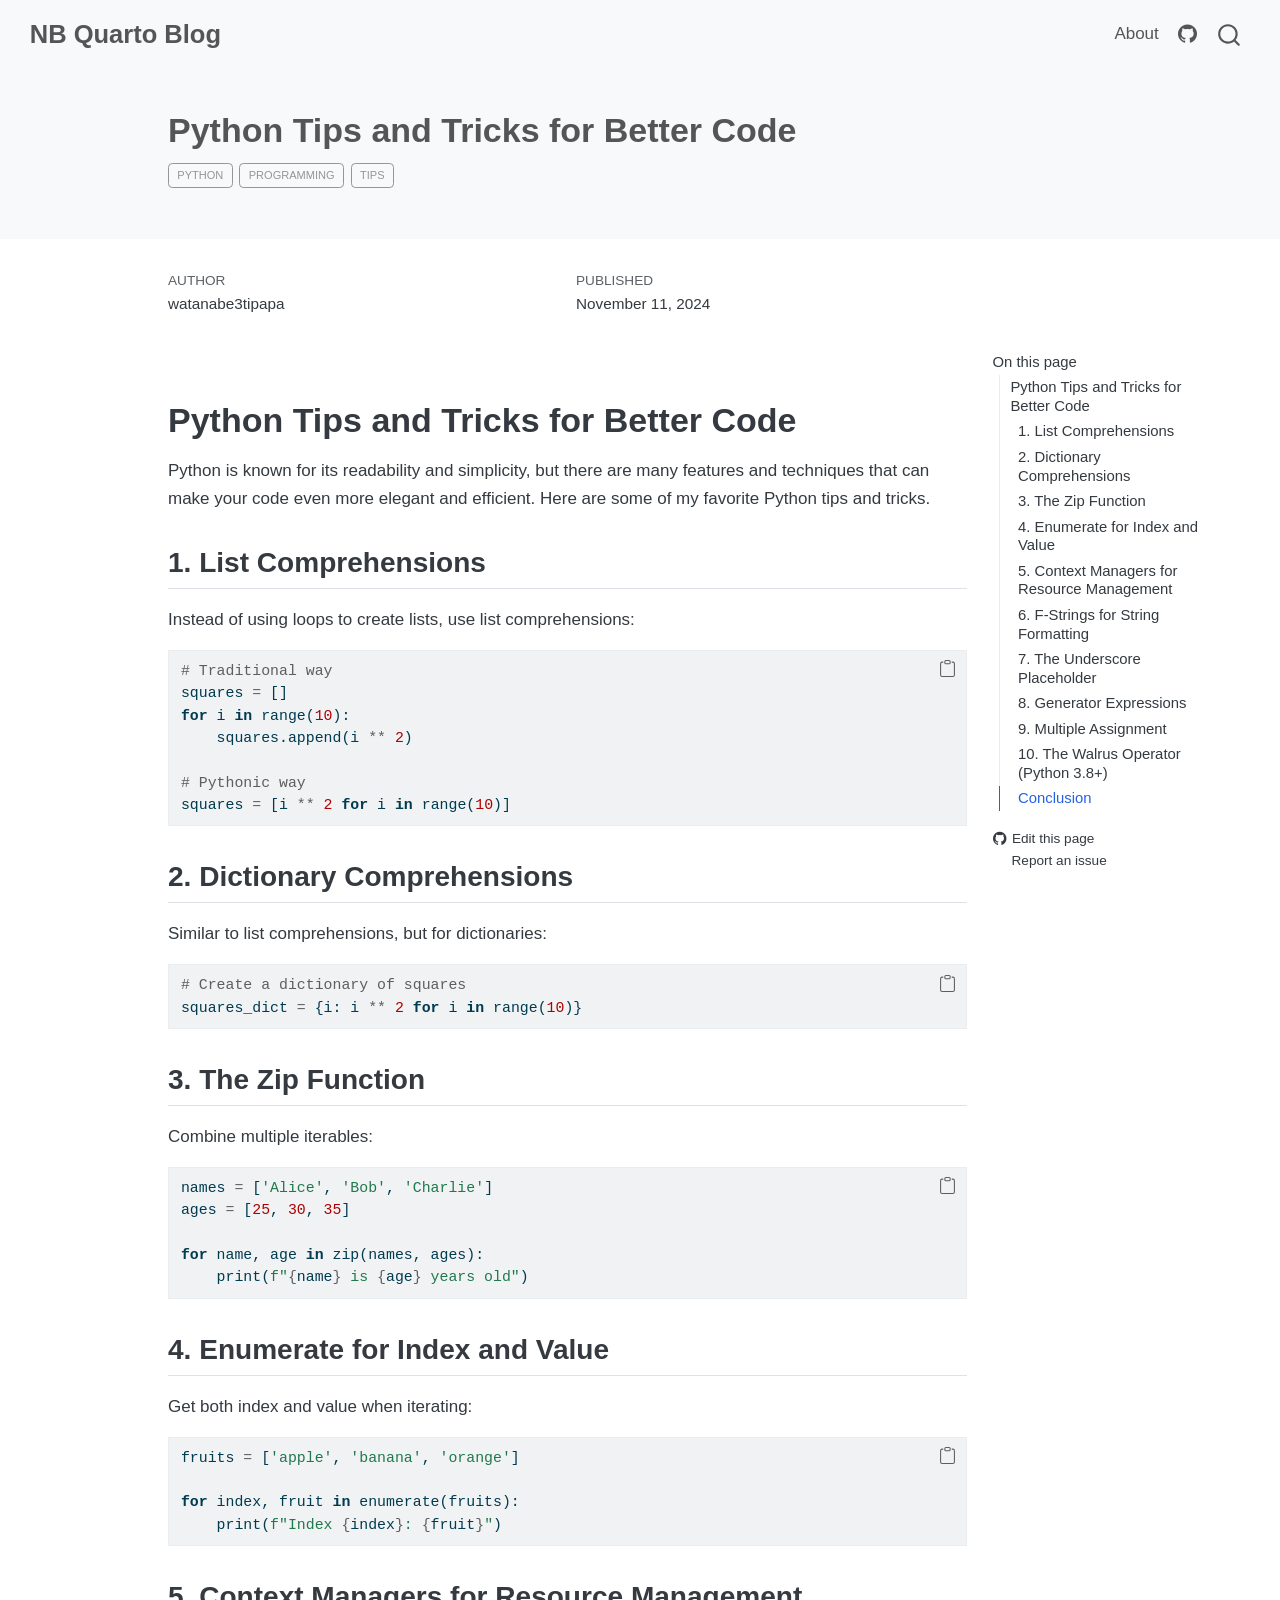
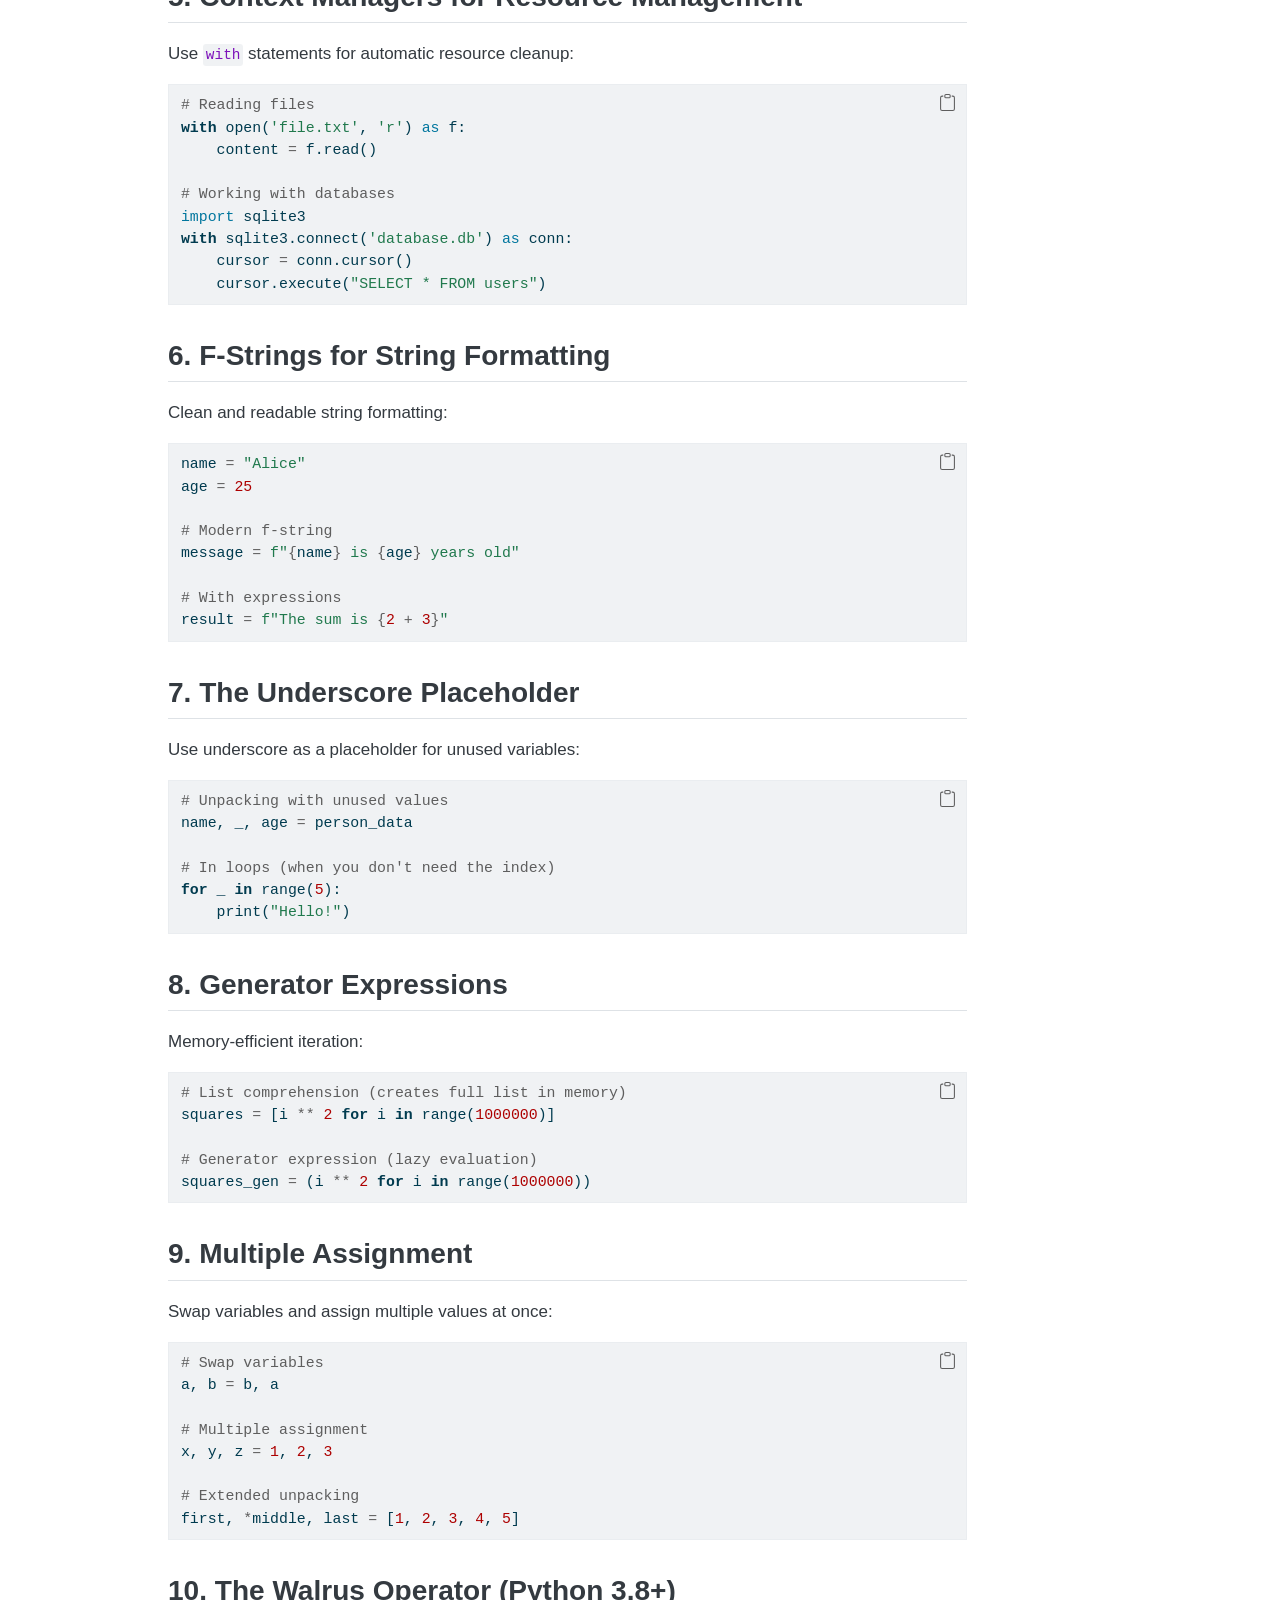
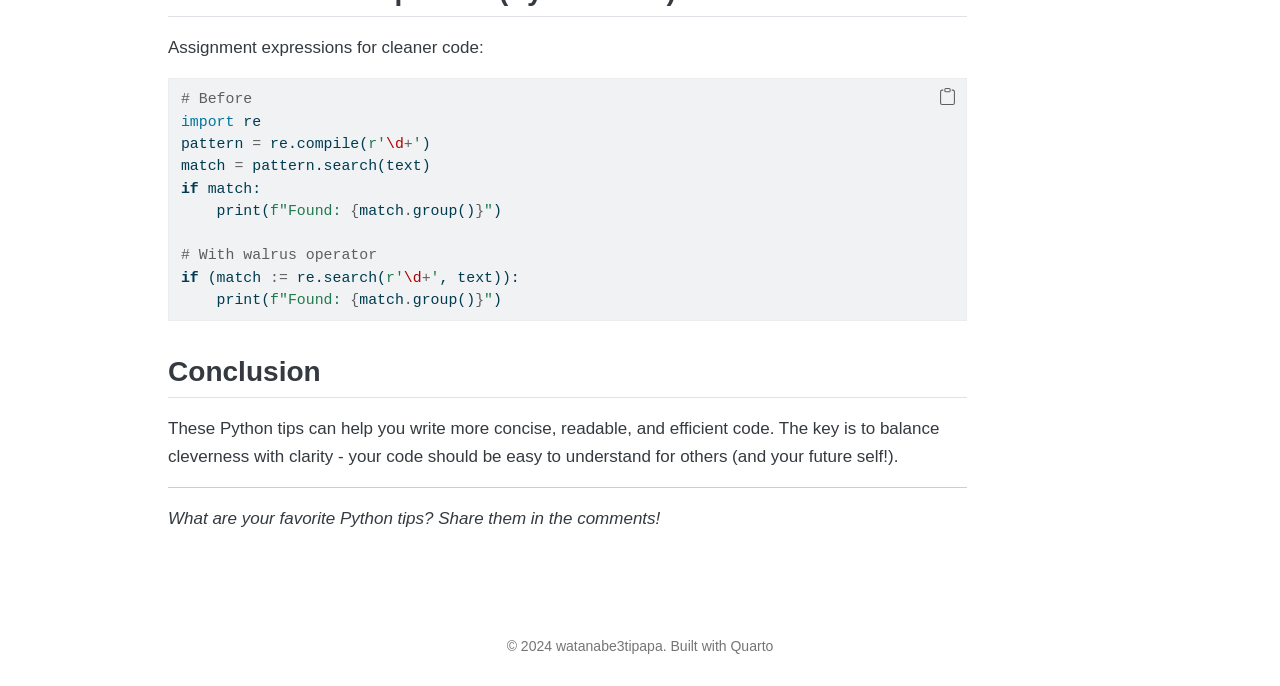
<file: docs/posts/python-tips/index.html>
<!DOCTYPE html>
<html xmlns="http://www.w3.org/1999/xhtml" lang="en" xml:lang="en"><head>

<meta charset="utf-8">
<meta name="generator" content="quarto-1.9.37">

<meta name="viewport" content="width=device-width, initial-scale=1.0, user-scalable=yes">

<meta name="author" content="watanabe3tipapa">
<meta name="dcterms.date" content="2024-11-11">

<title>Python Tips and Tricks for Better Code – NB Quarto Blog</title>
<style>
/* Default styles provided by pandoc.
** See https://pandoc.org/MANUAL.html#variables-for-html for config info.
*/
code{white-space: pre-wrap;}
span.smallcaps{font-variant: small-caps;}
div.columns{display: flex; gap: min(4vw, 1.5em);}
div.column{flex: auto; overflow-x: auto;}
div.hanging-indent{margin-left: 1.5em; text-indent: -1.5em;}
ul.task-list{list-style: none;}
ul.task-list li input[type="checkbox"] {
  width: 0.8em;
  margin: 0 0.8em 0.2em -1em; /* quarto-specific, see https://github.com/quarto-dev/quarto-cli/issues/4556 */ 
  vertical-align: middle;
}
/* CSS for syntax highlighting */
html { -webkit-text-size-adjust: 100%; }
pre > code.sourceCode { white-space: pre; position: relative; }
pre > code.sourceCode > span { display: inline-block; line-height: 1.25; }
pre > code.sourceCode > span:empty { height: 1.2em; }
.sourceCode { overflow: visible; }
code.sourceCode > span { color: inherit; text-decoration: inherit; }
div.sourceCode { margin: 1em 0; }
pre.sourceCode { margin: 0; }
@media screen {
div.sourceCode { overflow: auto; }
}
@media print {
pre > code.sourceCode { white-space: pre-wrap; }
pre > code.sourceCode > span { text-indent: -5em; padding-left: 5em; }
}
pre.numberSource code
  { counter-reset: source-line 0; }
pre.numberSource code > span
  { position: relative; left: -4em; counter-increment: source-line; }
pre.numberSource code > span > a:first-child::before
  { content: counter(source-line);
    position: relative; left: -1em; text-align: right; vertical-align: baseline;
    border: none; display: inline-block;
    -webkit-touch-callout: none; -webkit-user-select: none;
    -khtml-user-select: none; -moz-user-select: none;
    -ms-user-select: none; user-select: none;
    padding: 0 4px; width: 4em;
  }
pre.numberSource { margin-left: 3em;  padding-left: 4px; }
div.sourceCode
  {   }
@media screen {
pre > code.sourceCode > span > a:first-child::before { text-decoration: underline; }
}
</style>


<script src="../../site_libs/quarto-nav/quarto-nav.js"></script>
<script src="../../site_libs/quarto-nav/headroom.min.js"></script>
<script src="../../site_libs/clipboard/clipboard.min.js"></script>
<script src="../../site_libs/quarto-search/autocomplete.umd.js"></script>
<script src="../../site_libs/quarto-search/fuse.min.js"></script>
<script src="../../site_libs/quarto-search/quarto-search.js"></script>
<meta name="quarto:offset" content="../../">
<script src="../../site_libs/quarto-html/quarto.js" type="module"></script>
<script src="../../site_libs/quarto-html/tabsets/tabsets.js" type="module"></script>
<script src="../../site_libs/quarto-html/popper.min.js"></script>
<script src="../../site_libs/quarto-html/tippy.umd.min.js"></script>
<script src="../../site_libs/quarto-html/anchor.min.js"></script>
<link href="../../site_libs/quarto-html/tippy.css" rel="stylesheet">
<link href="../../site_libs/quarto-html/quarto-syntax-highlighting-7f8f88aac4f3542376d5c11b86a4c14d.css" rel="stylesheet" id="quarto-text-highlighting-styles">
<script src="../../site_libs/bootstrap/bootstrap.min.js"></script>
<link href="../../site_libs/bootstrap/bootstrap-icons.css" rel="stylesheet">
<link href="../../site_libs/bootstrap/bootstrap-4d3f3448f837ff03356db176d8adb603.min.css" rel="stylesheet" append-hash="true" id="quarto-bootstrap" data-mode="light">
<script id="quarto-search-options" type="application/json">{
  "location": "navbar",
  "copy-button": false,
  "collapse-after": 3,
  "panel-placement": "end",
  "type": "overlay",
  "limit": 50,
  "keyboard-shortcut": [
    "f",
    "/",
    "s"
  ],
  "show-item-context": false,
  "language": {
    "search-no-results-text": "No results",
    "search-matching-documents-text": "matching documents",
    "search-copy-link-title": "Copy link to search",
    "search-hide-matches-text": "Hide additional matches",
    "search-more-match-text": "more match in this document",
    "search-more-matches-text": "more matches in this document",
    "search-clear-button-title": "Clear",
    "search-text-placeholder": "",
    "search-detached-cancel-button-title": "Cancel",
    "search-submit-button-title": "Submit",
    "search-label": "Search"
  }
}</script>


<link rel="stylesheet" href="../../styles.css">
<meta property="og:title" content="Python Tips and Tricks for Better Code – NB Quarto Blog">
<meta property="og:description" content="A blog about data science, programming, and technology by watanabe3tipapa">
<meta property="og:image" content="https://via.placeholder.com/800x400/3776ab/ffffff?text=Python+Tips">
<meta property="og:site_name" content="NB Quarto Blog">
<meta name="twitter:title" content="Python Tips and Tricks for Better Code – NB Quarto Blog">
<meta name="twitter:description" content="A blog about data science, programming, and technology by watanabe3tipapa">
<meta name="twitter:image" content="https://via.placeholder.com/800x400/3776ab/ffffff?text=Python+Tips">
<meta name="twitter:creator" content="@watanabe3tipapa">
<meta name="twitter:site" content="@watanabe3tipapa">
<meta name="twitter:card" content="summary_large_image">
</head>

<body class="nav-fixed quarto-light">

<div id="quarto-search-results"></div>
  <header id="quarto-header" class="headroom fixed-top quarto-banner">
    <nav class="navbar navbar-expand-lg " data-bs-theme="dark">
      <div class="navbar-container container-fluid">
      <div class="navbar-brand-container mx-auto">
    <a class="navbar-brand" href="../../index.html">
    <span class="navbar-title">NB Quarto Blog</span>
    </a>
  </div>
            <div id="quarto-search" class="" title="Search"></div>
          <button class="navbar-toggler" type="button" data-bs-toggle="collapse" data-bs-target="#navbarCollapse" aria-controls="navbarCollapse" role="menu" aria-expanded="false" aria-label="Toggle navigation" onclick="if (window.quartoToggleHeadroom) { window.quartoToggleHeadroom(); }">
  <span class="navbar-toggler-icon"></span>
</button>
          <div class="collapse navbar-collapse" id="navbarCollapse">
            <ul class="navbar-nav navbar-nav-scroll ms-auto">
  <li class="nav-item">
    <a class="nav-link" href="../../about.html"> 
<span class="menu-text">About</span></a>
  </li>  
  <li class="nav-item compact">
    <a class="nav-link" href="https://github.com/watanabe3tipapa"> <i class="bi bi-github" role="img" aria-label="GitHub">
</i> 
<span class="menu-text"></span></a>
  </li>  
</ul>
          </div> <!-- /navcollapse -->
            <div class="quarto-navbar-tools">
</div>
      </div> <!-- /container-fluid -->
    </nav>
</header>
<!-- content -->
<header id="title-block-header" class="quarto-title-block default page-columns page-full">
  <div class="quarto-title-banner page-columns page-full">
    <div class="quarto-title column-body">
      <h1 class="title">Python Tips and Tricks for Better Code</h1>
                                <div class="quarto-categories">
                <div class="quarto-category">python</div>
                <div class="quarto-category">programming</div>
                <div class="quarto-category">tips</div>
              </div>
                  </div>
  </div>
    
  
  <div class="quarto-title-meta">

      <div>
      <div class="quarto-title-meta-heading">Author</div>
      <div class="quarto-title-meta-contents">
               <p>watanabe3tipapa </p>
            </div>
    </div>
      
      <div>
      <div class="quarto-title-meta-heading">Published</div>
      <div class="quarto-title-meta-contents">
        <p class="date">November 11, 2024</p>
      </div>
    </div>
    
      
    </div>
    
  
  </header><div id="quarto-content" class="quarto-container page-columns page-rows-contents page-layout-article page-navbar">
<!-- sidebar -->
<!-- margin-sidebar -->
    <div id="quarto-margin-sidebar" class="sidebar margin-sidebar">
        <nav id="TOC" role="doc-toc" class="toc-active">
    <h2 id="toc-title">On this page</h2>
   
  <ul>
  <li><a href="#python-tips-and-tricks-for-better-code" id="toc-python-tips-and-tricks-for-better-code" class="nav-link active" data-scroll-target="#python-tips-and-tricks-for-better-code">Python Tips and Tricks for Better Code</a>
  <ul class="collapse">
  <li><a href="#list-comprehensions" id="toc-list-comprehensions" class="nav-link" data-scroll-target="#list-comprehensions">1. List Comprehensions</a></li>
  <li><a href="#dictionary-comprehensions" id="toc-dictionary-comprehensions" class="nav-link" data-scroll-target="#dictionary-comprehensions">2. Dictionary Comprehensions</a></li>
  <li><a href="#the-zip-function" id="toc-the-zip-function" class="nav-link" data-scroll-target="#the-zip-function">3. The Zip Function</a></li>
  <li><a href="#enumerate-for-index-and-value" id="toc-enumerate-for-index-and-value" class="nav-link" data-scroll-target="#enumerate-for-index-and-value">4. Enumerate for Index and Value</a></li>
  <li><a href="#context-managers-for-resource-management" id="toc-context-managers-for-resource-management" class="nav-link" data-scroll-target="#context-managers-for-resource-management">5. Context Managers for Resource Management</a></li>
  <li><a href="#f-strings-for-string-formatting" id="toc-f-strings-for-string-formatting" class="nav-link" data-scroll-target="#f-strings-for-string-formatting">6. F-Strings for String Formatting</a></li>
  <li><a href="#the-underscore-placeholder" id="toc-the-underscore-placeholder" class="nav-link" data-scroll-target="#the-underscore-placeholder">7. The Underscore Placeholder</a></li>
  <li><a href="#generator-expressions" id="toc-generator-expressions" class="nav-link" data-scroll-target="#generator-expressions">8. Generator Expressions</a></li>
  <li><a href="#multiple-assignment" id="toc-multiple-assignment" class="nav-link" data-scroll-target="#multiple-assignment">9. Multiple Assignment</a></li>
  <li><a href="#the-walrus-operator-python-3.8" id="toc-the-walrus-operator-python-3.8" class="nav-link" data-scroll-target="#the-walrus-operator-python-3.8">10. The Walrus Operator (Python 3.8+)</a></li>
  <li><a href="#conclusion" id="toc-conclusion" class="nav-link" data-scroll-target="#conclusion">Conclusion</a></li>
  </ul></li>
  </ul>
<div class="toc-actions"><ul><li><a href="https://github.com/watanabe3tipapa/nb-quarto-blog/edit/main/posts/python-tips/index.qmd" class="toc-action"><i class="bi bi-github"></i>Edit this page</a></li><li><a href="https://github.com/watanabe3tipapa/nb-quarto-blog/issues/new" class="toc-action"><i class="bi empty"></i>Report an issue</a></li></ul></div></nav>
    </div>
<!-- main -->
<main class="content quarto-banner-title-block" id="quarto-document-content">





<section id="python-tips-and-tricks-for-better-code" class="level1">
<h1>Python Tips and Tricks for Better Code</h1>
<p>Python is known for its readability and simplicity, but there are many features and techniques that can make your code even more elegant and efficient. Here are some of my favorite Python tips and tricks.</p>
<section id="list-comprehensions" class="level2">
<h2 class="anchored" data-anchor-id="list-comprehensions">1. List Comprehensions</h2>
<p>Instead of using loops to create lists, use list comprehensions:</p>
<div class="code-copy-outer-scaffold"><div class="sourceCode" id="cb1"><pre class="sourceCode python code-with-copy"><code class="sourceCode python"><span id="cb1-1"><a href="#cb1-1" aria-hidden="true" tabindex="-1"></a><span class="co"># Traditional way</span></span>
<span id="cb1-2"><a href="#cb1-2" aria-hidden="true" tabindex="-1"></a>squares <span class="op">=</span> []</span>
<span id="cb1-3"><a href="#cb1-3" aria-hidden="true" tabindex="-1"></a><span class="cf">for</span> i <span class="kw">in</span> <span class="bu">range</span>(<span class="dv">10</span>):</span>
<span id="cb1-4"><a href="#cb1-4" aria-hidden="true" tabindex="-1"></a>    squares.append(i <span class="op">**</span> <span class="dv">2</span>)</span>
<span id="cb1-5"><a href="#cb1-5" aria-hidden="true" tabindex="-1"></a></span>
<span id="cb1-6"><a href="#cb1-6" aria-hidden="true" tabindex="-1"></a><span class="co"># Pythonic way</span></span>
<span id="cb1-7"><a href="#cb1-7" aria-hidden="true" tabindex="-1"></a>squares <span class="op">=</span> [i <span class="op">**</span> <span class="dv">2</span> <span class="cf">for</span> i <span class="kw">in</span> <span class="bu">range</span>(<span class="dv">10</span>)]</span></code></pre></div><button title="Copy to Clipboard" class="code-copy-button"><i class="bi"></i></button></div>
</section>
<section id="dictionary-comprehensions" class="level2">
<h2 class="anchored" data-anchor-id="dictionary-comprehensions">2. Dictionary Comprehensions</h2>
<p>Similar to list comprehensions, but for dictionaries:</p>
<div class="code-copy-outer-scaffold"><div class="sourceCode" id="cb2"><pre class="sourceCode python code-with-copy"><code class="sourceCode python"><span id="cb2-1"><a href="#cb2-1" aria-hidden="true" tabindex="-1"></a><span class="co"># Create a dictionary of squares</span></span>
<span id="cb2-2"><a href="#cb2-2" aria-hidden="true" tabindex="-1"></a>squares_dict <span class="op">=</span> {i: i <span class="op">**</span> <span class="dv">2</span> <span class="cf">for</span> i <span class="kw">in</span> <span class="bu">range</span>(<span class="dv">10</span>)}</span></code></pre></div><button title="Copy to Clipboard" class="code-copy-button"><i class="bi"></i></button></div>
</section>
<section id="the-zip-function" class="level2">
<h2 class="anchored" data-anchor-id="the-zip-function">3. The Zip Function</h2>
<p>Combine multiple iterables:</p>
<div class="code-copy-outer-scaffold"><div class="sourceCode" id="cb3"><pre class="sourceCode python code-with-copy"><code class="sourceCode python"><span id="cb3-1"><a href="#cb3-1" aria-hidden="true" tabindex="-1"></a>names <span class="op">=</span> [<span class="st">'Alice'</span>, <span class="st">'Bob'</span>, <span class="st">'Charlie'</span>]</span>
<span id="cb3-2"><a href="#cb3-2" aria-hidden="true" tabindex="-1"></a>ages <span class="op">=</span> [<span class="dv">25</span>, <span class="dv">30</span>, <span class="dv">35</span>]</span>
<span id="cb3-3"><a href="#cb3-3" aria-hidden="true" tabindex="-1"></a></span>
<span id="cb3-4"><a href="#cb3-4" aria-hidden="true" tabindex="-1"></a><span class="cf">for</span> name, age <span class="kw">in</span> <span class="bu">zip</span>(names, ages):</span>
<span id="cb3-5"><a href="#cb3-5" aria-hidden="true" tabindex="-1"></a>    <span class="bu">print</span>(<span class="ss">f"</span><span class="sc">{</span>name<span class="sc">}</span><span class="ss"> is </span><span class="sc">{</span>age<span class="sc">}</span><span class="ss"> years old"</span>)</span></code></pre></div><button title="Copy to Clipboard" class="code-copy-button"><i class="bi"></i></button></div>
</section>
<section id="enumerate-for-index-and-value" class="level2">
<h2 class="anchored" data-anchor-id="enumerate-for-index-and-value">4. Enumerate for Index and Value</h2>
<p>Get both index and value when iterating:</p>
<div class="code-copy-outer-scaffold"><div class="sourceCode" id="cb4"><pre class="sourceCode python code-with-copy"><code class="sourceCode python"><span id="cb4-1"><a href="#cb4-1" aria-hidden="true" tabindex="-1"></a>fruits <span class="op">=</span> [<span class="st">'apple'</span>, <span class="st">'banana'</span>, <span class="st">'orange'</span>]</span>
<span id="cb4-2"><a href="#cb4-2" aria-hidden="true" tabindex="-1"></a></span>
<span id="cb4-3"><a href="#cb4-3" aria-hidden="true" tabindex="-1"></a><span class="cf">for</span> index, fruit <span class="kw">in</span> <span class="bu">enumerate</span>(fruits):</span>
<span id="cb4-4"><a href="#cb4-4" aria-hidden="true" tabindex="-1"></a>    <span class="bu">print</span>(<span class="ss">f"Index </span><span class="sc">{</span>index<span class="sc">}</span><span class="ss">: </span><span class="sc">{</span>fruit<span class="sc">}</span><span class="ss">"</span>)</span></code></pre></div><button title="Copy to Clipboard" class="code-copy-button"><i class="bi"></i></button></div>
</section>
<section id="context-managers-for-resource-management" class="level2">
<h2 class="anchored" data-anchor-id="context-managers-for-resource-management">5. Context Managers for Resource Management</h2>
<p>Use <code>with</code> statements for automatic resource cleanup:</p>
<div class="code-copy-outer-scaffold"><div class="sourceCode" id="cb5"><pre class="sourceCode python code-with-copy"><code class="sourceCode python"><span id="cb5-1"><a href="#cb5-1" aria-hidden="true" tabindex="-1"></a><span class="co"># Reading files</span></span>
<span id="cb5-2"><a href="#cb5-2" aria-hidden="true" tabindex="-1"></a><span class="cf">with</span> <span class="bu">open</span>(<span class="st">'file.txt'</span>, <span class="st">'r'</span>) <span class="im">as</span> f:</span>
<span id="cb5-3"><a href="#cb5-3" aria-hidden="true" tabindex="-1"></a>    content <span class="op">=</span> f.read()</span>
<span id="cb5-4"><a href="#cb5-4" aria-hidden="true" tabindex="-1"></a></span>
<span id="cb5-5"><a href="#cb5-5" aria-hidden="true" tabindex="-1"></a><span class="co"># Working with databases</span></span>
<span id="cb5-6"><a href="#cb5-6" aria-hidden="true" tabindex="-1"></a><span class="im">import</span> sqlite3</span>
<span id="cb5-7"><a href="#cb5-7" aria-hidden="true" tabindex="-1"></a><span class="cf">with</span> sqlite3.<span class="ex">connect</span>(<span class="st">'database.db'</span>) <span class="im">as</span> conn:</span>
<span id="cb5-8"><a href="#cb5-8" aria-hidden="true" tabindex="-1"></a>    cursor <span class="op">=</span> conn.cursor()</span>
<span id="cb5-9"><a href="#cb5-9" aria-hidden="true" tabindex="-1"></a>    cursor.execute(<span class="st">"SELECT * FROM users"</span>)</span></code></pre></div><button title="Copy to Clipboard" class="code-copy-button"><i class="bi"></i></button></div>
</section>
<section id="f-strings-for-string-formatting" class="level2">
<h2 class="anchored" data-anchor-id="f-strings-for-string-formatting">6. F-Strings for String Formatting</h2>
<p>Clean and readable string formatting:</p>
<div class="code-copy-outer-scaffold"><div class="sourceCode" id="cb6"><pre class="sourceCode python code-with-copy"><code class="sourceCode python"><span id="cb6-1"><a href="#cb6-1" aria-hidden="true" tabindex="-1"></a>name <span class="op">=</span> <span class="st">"Alice"</span></span>
<span id="cb6-2"><a href="#cb6-2" aria-hidden="true" tabindex="-1"></a>age <span class="op">=</span> <span class="dv">25</span></span>
<span id="cb6-3"><a href="#cb6-3" aria-hidden="true" tabindex="-1"></a></span>
<span id="cb6-4"><a href="#cb6-4" aria-hidden="true" tabindex="-1"></a><span class="co"># Modern f-string</span></span>
<span id="cb6-5"><a href="#cb6-5" aria-hidden="true" tabindex="-1"></a>message <span class="op">=</span> <span class="ss">f"</span><span class="sc">{</span>name<span class="sc">}</span><span class="ss"> is </span><span class="sc">{</span>age<span class="sc">}</span><span class="ss"> years old"</span></span>
<span id="cb6-6"><a href="#cb6-6" aria-hidden="true" tabindex="-1"></a></span>
<span id="cb6-7"><a href="#cb6-7" aria-hidden="true" tabindex="-1"></a><span class="co"># With expressions</span></span>
<span id="cb6-8"><a href="#cb6-8" aria-hidden="true" tabindex="-1"></a>result <span class="op">=</span> <span class="ss">f"The sum is </span><span class="sc">{</span><span class="dv">2</span> <span class="op">+</span> <span class="dv">3</span><span class="sc">}</span><span class="ss">"</span></span></code></pre></div><button title="Copy to Clipboard" class="code-copy-button"><i class="bi"></i></button></div>
</section>
<section id="the-underscore-placeholder" class="level2">
<h2 class="anchored" data-anchor-id="the-underscore-placeholder">7. The Underscore Placeholder</h2>
<p>Use underscore as a placeholder for unused variables:</p>
<div class="code-copy-outer-scaffold"><div class="sourceCode" id="cb7"><pre class="sourceCode python code-with-copy"><code class="sourceCode python"><span id="cb7-1"><a href="#cb7-1" aria-hidden="true" tabindex="-1"></a><span class="co"># Unpacking with unused values</span></span>
<span id="cb7-2"><a href="#cb7-2" aria-hidden="true" tabindex="-1"></a>name, _, age <span class="op">=</span> person_data</span>
<span id="cb7-3"><a href="#cb7-3" aria-hidden="true" tabindex="-1"></a></span>
<span id="cb7-4"><a href="#cb7-4" aria-hidden="true" tabindex="-1"></a><span class="co"># In loops (when you don't need the index)</span></span>
<span id="cb7-5"><a href="#cb7-5" aria-hidden="true" tabindex="-1"></a><span class="cf">for</span> _ <span class="kw">in</span> <span class="bu">range</span>(<span class="dv">5</span>):</span>
<span id="cb7-6"><a href="#cb7-6" aria-hidden="true" tabindex="-1"></a>    <span class="bu">print</span>(<span class="st">"Hello!"</span>)</span></code></pre></div><button title="Copy to Clipboard" class="code-copy-button"><i class="bi"></i></button></div>
</section>
<section id="generator-expressions" class="level2">
<h2 class="anchored" data-anchor-id="generator-expressions">8. Generator Expressions</h2>
<p>Memory-efficient iteration:</p>
<div class="code-copy-outer-scaffold"><div class="sourceCode" id="cb8"><pre class="sourceCode python code-with-copy"><code class="sourceCode python"><span id="cb8-1"><a href="#cb8-1" aria-hidden="true" tabindex="-1"></a><span class="co"># List comprehension (creates full list in memory)</span></span>
<span id="cb8-2"><a href="#cb8-2" aria-hidden="true" tabindex="-1"></a>squares <span class="op">=</span> [i <span class="op">**</span> <span class="dv">2</span> <span class="cf">for</span> i <span class="kw">in</span> <span class="bu">range</span>(<span class="dv">1000000</span>)]</span>
<span id="cb8-3"><a href="#cb8-3" aria-hidden="true" tabindex="-1"></a></span>
<span id="cb8-4"><a href="#cb8-4" aria-hidden="true" tabindex="-1"></a><span class="co"># Generator expression (lazy evaluation)</span></span>
<span id="cb8-5"><a href="#cb8-5" aria-hidden="true" tabindex="-1"></a>squares_gen <span class="op">=</span> (i <span class="op">**</span> <span class="dv">2</span> <span class="cf">for</span> i <span class="kw">in</span> <span class="bu">range</span>(<span class="dv">1000000</span>))</span></code></pre></div><button title="Copy to Clipboard" class="code-copy-button"><i class="bi"></i></button></div>
</section>
<section id="multiple-assignment" class="level2">
<h2 class="anchored" data-anchor-id="multiple-assignment">9. Multiple Assignment</h2>
<p>Swap variables and assign multiple values at once:</p>
<div class="code-copy-outer-scaffold"><div class="sourceCode" id="cb9"><pre class="sourceCode python code-with-copy"><code class="sourceCode python"><span id="cb9-1"><a href="#cb9-1" aria-hidden="true" tabindex="-1"></a><span class="co"># Swap variables</span></span>
<span id="cb9-2"><a href="#cb9-2" aria-hidden="true" tabindex="-1"></a>a, b <span class="op">=</span> b, a</span>
<span id="cb9-3"><a href="#cb9-3" aria-hidden="true" tabindex="-1"></a></span>
<span id="cb9-4"><a href="#cb9-4" aria-hidden="true" tabindex="-1"></a><span class="co"># Multiple assignment</span></span>
<span id="cb9-5"><a href="#cb9-5" aria-hidden="true" tabindex="-1"></a>x, y, z <span class="op">=</span> <span class="dv">1</span>, <span class="dv">2</span>, <span class="dv">3</span></span>
<span id="cb9-6"><a href="#cb9-6" aria-hidden="true" tabindex="-1"></a></span>
<span id="cb9-7"><a href="#cb9-7" aria-hidden="true" tabindex="-1"></a><span class="co"># Extended unpacking</span></span>
<span id="cb9-8"><a href="#cb9-8" aria-hidden="true" tabindex="-1"></a>first, <span class="op">*</span>middle, last <span class="op">=</span> [<span class="dv">1</span>, <span class="dv">2</span>, <span class="dv">3</span>, <span class="dv">4</span>, <span class="dv">5</span>]</span></code></pre></div><button title="Copy to Clipboard" class="code-copy-button"><i class="bi"></i></button></div>
</section>
<section id="the-walrus-operator-python-3.8" class="level2">
<h2 class="anchored" data-anchor-id="the-walrus-operator-python-3.8">10. The Walrus Operator (Python 3.8+)</h2>
<p>Assignment expressions for cleaner code:</p>
<div class="code-copy-outer-scaffold"><div class="sourceCode" id="cb10"><pre class="sourceCode python code-with-copy"><code class="sourceCode python"><span id="cb10-1"><a href="#cb10-1" aria-hidden="true" tabindex="-1"></a><span class="co"># Before</span></span>
<span id="cb10-2"><a href="#cb10-2" aria-hidden="true" tabindex="-1"></a><span class="im">import</span> re</span>
<span id="cb10-3"><a href="#cb10-3" aria-hidden="true" tabindex="-1"></a>pattern <span class="op">=</span> re.<span class="bu">compile</span>(<span class="vs">r'</span><span class="dv">\d</span><span class="op">+</span><span class="vs">'</span>)</span>
<span id="cb10-4"><a href="#cb10-4" aria-hidden="true" tabindex="-1"></a>match <span class="op">=</span> pattern.search(text)</span>
<span id="cb10-5"><a href="#cb10-5" aria-hidden="true" tabindex="-1"></a><span class="cf">if</span> match:</span>
<span id="cb10-6"><a href="#cb10-6" aria-hidden="true" tabindex="-1"></a>    <span class="bu">print</span>(<span class="ss">f"Found: </span><span class="sc">{</span>match<span class="sc">.</span>group()<span class="sc">}</span><span class="ss">"</span>)</span>
<span id="cb10-7"><a href="#cb10-7" aria-hidden="true" tabindex="-1"></a></span>
<span id="cb10-8"><a href="#cb10-8" aria-hidden="true" tabindex="-1"></a><span class="co"># With walrus operator</span></span>
<span id="cb10-9"><a href="#cb10-9" aria-hidden="true" tabindex="-1"></a><span class="cf">if</span> (match <span class="op">:=</span> re.search(<span class="vs">r'</span><span class="dv">\d</span><span class="op">+</span><span class="vs">'</span>, text)):</span>
<span id="cb10-10"><a href="#cb10-10" aria-hidden="true" tabindex="-1"></a>    <span class="bu">print</span>(<span class="ss">f"Found: </span><span class="sc">{</span>match<span class="sc">.</span>group()<span class="sc">}</span><span class="ss">"</span>)</span></code></pre></div><button title="Copy to Clipboard" class="code-copy-button"><i class="bi"></i></button></div>
</section>
<section id="conclusion" class="level2">
<h2 class="anchored" data-anchor-id="conclusion">Conclusion</h2>
<p>These Python tips can help you write more concise, readable, and efficient code. The key is to balance cleverness with clarity - your code should be easy to understand for others (and your future self!).</p>
<hr>
<p><em>What are your favorite Python tips? Share them in the comments!</em></p>


</section>
</section>

</main> <!-- /main -->
<script id="quarto-html-after-body" type="application/javascript">
  window.document.addEventListener("DOMContentLoaded", function (event) {
    const icon = "";
    const anchorJS = new window.AnchorJS();
    anchorJS.options = {
      placement: 'right',
      icon: icon
    };
    anchorJS.add('.anchored');
    const isCodeAnnotation = (el) => {
      for (const clz of el.classList) {
        if (clz.startsWith('code-annotation-')) {                     
          return true;
        }
      }
      return false;
    }
    const onCopySuccess = function(e) {
      // button target
      const button = e.trigger;
      // don't keep focus
      button.blur();
      // flash "checked"
      button.classList.add('code-copy-button-checked');
      var currentTitle = button.getAttribute("title");
      button.setAttribute("title", "Copied!");
      let tooltip;
      if (window.bootstrap) {
        button.setAttribute("data-bs-toggle", "tooltip");
        button.setAttribute("data-bs-placement", "left");
        button.setAttribute("data-bs-title", "Copied!");
        tooltip = new bootstrap.Tooltip(button, 
          { trigger: "manual", 
            customClass: "code-copy-button-tooltip",
            offset: [0, -8]});
        tooltip.show();    
      }
      setTimeout(function() {
        if (tooltip) {
          tooltip.hide();
          button.removeAttribute("data-bs-title");
          button.removeAttribute("data-bs-toggle");
          button.removeAttribute("data-bs-placement");
        }
        button.setAttribute("title", currentTitle);
        button.classList.remove('code-copy-button-checked');
      }, 1000);
      // clear code selection
      e.clearSelection();
    }
    const getTextToCopy = function(trigger) {
      const outerScaffold = trigger.parentElement.cloneNode(true);
      const codeEl = outerScaffold.querySelector('code');
      for (const childEl of codeEl.children) {
        if (isCodeAnnotation(childEl)) {
          childEl.remove();
        }
      }
      return codeEl.innerText;
    }
    const clipboard = new window.ClipboardJS('.code-copy-button:not([data-in-quarto-modal])', {
      text: getTextToCopy
    });
    clipboard.on('success', onCopySuccess);
    if (window.document.getElementById('quarto-embedded-source-code-modal')) {
      const clipboardModal = new window.ClipboardJS('.code-copy-button[data-in-quarto-modal]', {
        text: getTextToCopy,
        container: window.document.getElementById('quarto-embedded-source-code-modal')
      });
      clipboardModal.on('success', onCopySuccess);
    }
      var localhostRegex = new RegExp(/^(?:http|https):\/\/localhost\:?[0-9]*\//);
      var mailtoRegex = new RegExp(/^mailto:/);
        var filterRegex = new RegExp("https:\/\/watanabe3tipapa\.github\.io\/nb-quarto-blog");
      var isInternal = (href) => {
          return filterRegex.test(href) || localhostRegex.test(href) || mailtoRegex.test(href);
      }
      // Inspect non-navigation links and adorn them if external
     var links = window.document.querySelectorAll('a[href]:not(.nav-link):not(.navbar-brand):not(.toc-action):not(.sidebar-link):not(.sidebar-item-toggle):not(.pagination-link):not(.no-external):not([aria-hidden]):not(.dropdown-item):not(.quarto-navigation-tool):not(.about-link)');
      for (var i=0; i<links.length; i++) {
        const link = links[i];
        if (!isInternal(link.href)) {
          // undo the damage that might have been done by quarto-nav.js in the case of
          // links that we want to consider external
          if (link.dataset.originalHref !== undefined) {
            link.href = link.dataset.originalHref;
          }
        }
      }
    function tippyHover(el, contentFn, onTriggerFn, onUntriggerFn) {
      const config = {
        allowHTML: true,
        maxWidth: 500,
        delay: 100,
        arrow: false,
        appendTo: function(el) {
            return el.parentElement;
        },
        interactive: true,
        interactiveBorder: 10,
        theme: 'quarto',
        placement: 'bottom-start',
      };
      if (contentFn) {
        config.content = contentFn;
      }
      if (onTriggerFn) {
        config.onTrigger = onTriggerFn;
      }
      if (onUntriggerFn) {
        config.onUntrigger = onUntriggerFn;
      }
      window.tippy(el, config); 
    }
    const noterefs = window.document.querySelectorAll('a[role="doc-noteref"]');
    for (var i=0; i<noterefs.length; i++) {
      const ref = noterefs[i];
      tippyHover(ref, function() {
        // use id or data attribute instead here
        let href = ref.getAttribute('data-footnote-href') || ref.getAttribute('href');
        try { href = new URL(href).hash; } catch {}
        const id = href.replace(/^#\/?/, "");
        const note = window.document.getElementById(id);
        if (note) {
          return note.innerHTML;
        } else {
          return "";
        }
      });
    }
    const xrefs = window.document.querySelectorAll('a.quarto-xref');
    const processXRef = (id, note) => {
      // Strip column container classes
      const stripColumnClz = (el) => {
        el.classList.remove("page-full", "page-columns");
        if (el.children) {
          for (const child of el.children) {
            stripColumnClz(child);
          }
        }
      }
      stripColumnClz(note)
      if (id === null || id.startsWith('sec-')) {
        // Special case sections, only their first couple elements
        const container = document.createElement("div");
        if (note.children && note.children.length > 2) {
          container.appendChild(note.children[0].cloneNode(true));
          for (let i = 1; i < note.children.length; i++) {
            const child = note.children[i];
            if (child.tagName === "P" && child.innerText === "") {
              continue;
            } else {
              container.appendChild(child.cloneNode(true));
              break;
            }
          }
          if (window.Quarto?.typesetMath) {
            window.Quarto.typesetMath(container);
          }
          return container.innerHTML
        } else {
          if (window.Quarto?.typesetMath) {
            window.Quarto.typesetMath(note);
          }
          return note.innerHTML;
        }
      } else {
        // Remove any anchor links if they are present
        const anchorLink = note.querySelector('a.anchorjs-link');
        if (anchorLink) {
          anchorLink.remove();
        }
        if (window.Quarto?.typesetMath) {
          window.Quarto.typesetMath(note);
        }
        if (note.classList.contains("callout")) {
          return note.outerHTML;
        } else {
          return note.innerHTML;
        }
      }
    }
    for (var i=0; i<xrefs.length; i++) {
      const xref = xrefs[i];
      tippyHover(xref, undefined, function(instance) {
        instance.disable();
        let url = xref.getAttribute('href');
        let hash = undefined; 
        if (url.startsWith('#')) {
          hash = url;
        } else {
          try { hash = new URL(url).hash; } catch {}
        }
        if (hash) {
          const id = hash.replace(/^#\/?/, "");
          const note = window.document.getElementById(id);
          if (note !== null) {
            try {
              const html = processXRef(id, note.cloneNode(true));
              instance.setContent(html);
            } finally {
              instance.enable();
              instance.show();
            }
          } else {
            // See if we can fetch this
            fetch(url.split('#')[0])
            .then(res => res.text())
            .then(html => {
              const parser = new DOMParser();
              const htmlDoc = parser.parseFromString(html, "text/html");
              const note = htmlDoc.getElementById(id);
              if (note !== null) {
                const html = processXRef(id, note);
                instance.setContent(html);
              } 
            }).finally(() => {
              instance.enable();
              instance.show();
            });
          }
        } else {
          // See if we can fetch a full url (with no hash to target)
          // This is a special case and we should probably do some content thinning / targeting
          fetch(url)
          .then(res => res.text())
          .then(html => {
            const parser = new DOMParser();
            const htmlDoc = parser.parseFromString(html, "text/html");
            const note = htmlDoc.querySelector('main.content');
            if (note !== null) {
              // This should only happen for chapter cross references
              // (since there is no id in the URL)
              // remove the first header
              if (note.children.length > 0 && note.children[0].tagName === "HEADER") {
                note.children[0].remove();
              }
              const html = processXRef(null, note);
              instance.setContent(html);
            } 
          }).finally(() => {
            instance.enable();
            instance.show();
          });
        }
      }, function(instance) {
      });
    }
        let selectedAnnoteEl;
        const selectorForAnnotation = ( cell, annotation) => {
          let cellAttr = 'data-code-cell="' + cell + '"';
          let lineAttr = 'data-code-annotation="' +  annotation + '"';
          const selector = 'span[' + cellAttr + '][' + lineAttr + ']';
          return selector;
        }
        const selectCodeLines = (annoteEl) => {
          const doc = window.document;
          const targetCell = annoteEl.getAttribute("data-target-cell");
          const targetAnnotation = annoteEl.getAttribute("data-target-annotation");
          const annoteSpan = window.document.querySelector(selectorForAnnotation(targetCell, targetAnnotation));
          const lines = annoteSpan.getAttribute("data-code-lines").split(",");
          const lineIds = lines.map((line) => {
            return targetCell + "-" + line;
          })
          let top = null;
          let height = null;
          let parent = null;
          if (lineIds.length > 0) {
              //compute the position of the single el (top and bottom and make a div)
              const el = window.document.getElementById(lineIds[0]);
              top = el.offsetTop;
              height = el.offsetHeight;
              parent = el.parentElement.parentElement;
            if (lineIds.length > 1) {
              const lastEl = window.document.getElementById(lineIds[lineIds.length - 1]);
              const bottom = lastEl.offsetTop + lastEl.offsetHeight;
              height = bottom - top;
            }
            if (top !== null && height !== null && parent !== null) {
              // cook up a div (if necessary) and position it 
              let div = window.document.getElementById("code-annotation-line-highlight");
              if (div === null) {
                div = window.document.createElement("div");
                div.setAttribute("id", "code-annotation-line-highlight");
                div.style.position = 'absolute';
                parent.appendChild(div);
              }
              div.style.top = top - 2 + "px";
              div.style.height = height + 4 + "px";
              div.style.left = 0;
              let gutterDiv = window.document.getElementById("code-annotation-line-highlight-gutter");
              if (gutterDiv === null) {
                gutterDiv = window.document.createElement("div");
                gutterDiv.setAttribute("id", "code-annotation-line-highlight-gutter");
                gutterDiv.style.position = 'absolute';
                const codeCell = window.document.getElementById(targetCell);
                const gutter = codeCell.querySelector('.code-annotation-gutter');
                gutter.appendChild(gutterDiv);
              }
              gutterDiv.style.top = top - 2 + "px";
              gutterDiv.style.height = height + 4 + "px";
            }
            selectedAnnoteEl = annoteEl;
          }
        };
        const unselectCodeLines = () => {
          const elementsIds = ["code-annotation-line-highlight", "code-annotation-line-highlight-gutter"];
          elementsIds.forEach((elId) => {
            const div = window.document.getElementById(elId);
            if (div) {
              div.remove();
            }
          });
          selectedAnnoteEl = undefined;
        };
          // Handle positioning of the toggle
      window.addEventListener(
        "resize",
        throttle(() => {
          elRect = undefined;
          if (selectedAnnoteEl) {
            selectCodeLines(selectedAnnoteEl);
          }
        }, 10)
      );
      function throttle(fn, ms) {
      let throttle = false;
      let timer;
        return (...args) => {
          if(!throttle) { // first call gets through
              fn.apply(this, args);
              throttle = true;
          } else { // all the others get throttled
              if(timer) clearTimeout(timer); // cancel #2
              timer = setTimeout(() => {
                fn.apply(this, args);
                timer = throttle = false;
              }, ms);
          }
        };
      }
        // Attach click handler to the DT
        const annoteDls = window.document.querySelectorAll('dt[data-target-cell]');
        for (const annoteDlNode of annoteDls) {
          annoteDlNode.addEventListener('click', (event) => {
            const clickedEl = event.target;
            if (clickedEl !== selectedAnnoteEl) {
              unselectCodeLines();
              const activeEl = window.document.querySelector('dt[data-target-cell].code-annotation-active');
              if (activeEl) {
                activeEl.classList.remove('code-annotation-active');
              }
              selectCodeLines(clickedEl);
              clickedEl.classList.add('code-annotation-active');
            } else {
              // Unselect the line
              unselectCodeLines();
              clickedEl.classList.remove('code-annotation-active');
            }
          });
        }
    const findCites = (el) => {
      const parentEl = el.parentElement;
      if (parentEl) {
        const cites = parentEl.dataset.cites;
        if (cites) {
          return {
            el,
            cites: cites.split(' ')
          };
        } else {
          return findCites(el.parentElement)
        }
      } else {
        return undefined;
      }
    };
    var bibliorefs = window.document.querySelectorAll('a[role="doc-biblioref"]');
    for (var i=0; i<bibliorefs.length; i++) {
      const ref = bibliorefs[i];
      const citeInfo = findCites(ref);
      if (citeInfo) {
        tippyHover(citeInfo.el, function() {
          var popup = window.document.createElement('div');
          citeInfo.cites.forEach(function(cite) {
            var citeDiv = window.document.createElement('div');
            citeDiv.classList.add('hanging-indent');
            citeDiv.classList.add('csl-entry');
            var biblioDiv = window.document.getElementById('ref-' + cite);
            if (biblioDiv) {
              citeDiv.innerHTML = biblioDiv.innerHTML;
            }
            popup.appendChild(citeDiv);
          });
          return popup.innerHTML;
        });
      }
    }
  });
  </script>
</div> <!-- /content -->
<footer class="footer">
  <div class="nav-footer">
    <div class="nav-footer-left">
      &nbsp;
    </div>   
    <div class="nav-footer-center">
<p>© 2024 watanabe3tipapa. Built with <a href="https://quarto.org/">Quarto</a></p>
<div class="toc-actions d-sm-block d-md-none"><ul><li><a href="https://github.com/watanabe3tipapa/nb-quarto-blog/edit/main/posts/python-tips/index.qmd" class="toc-action"><i class="bi bi-github"></i>Edit this page</a></li><li><a href="https://github.com/watanabe3tipapa/nb-quarto-blog/issues/new" class="toc-action"><i class="bi empty"></i>Report an issue</a></li></ul></div></div>
    <div class="nav-footer-right">
      &nbsp;
    </div>
  </div>
</footer>




</body></html>
</file>
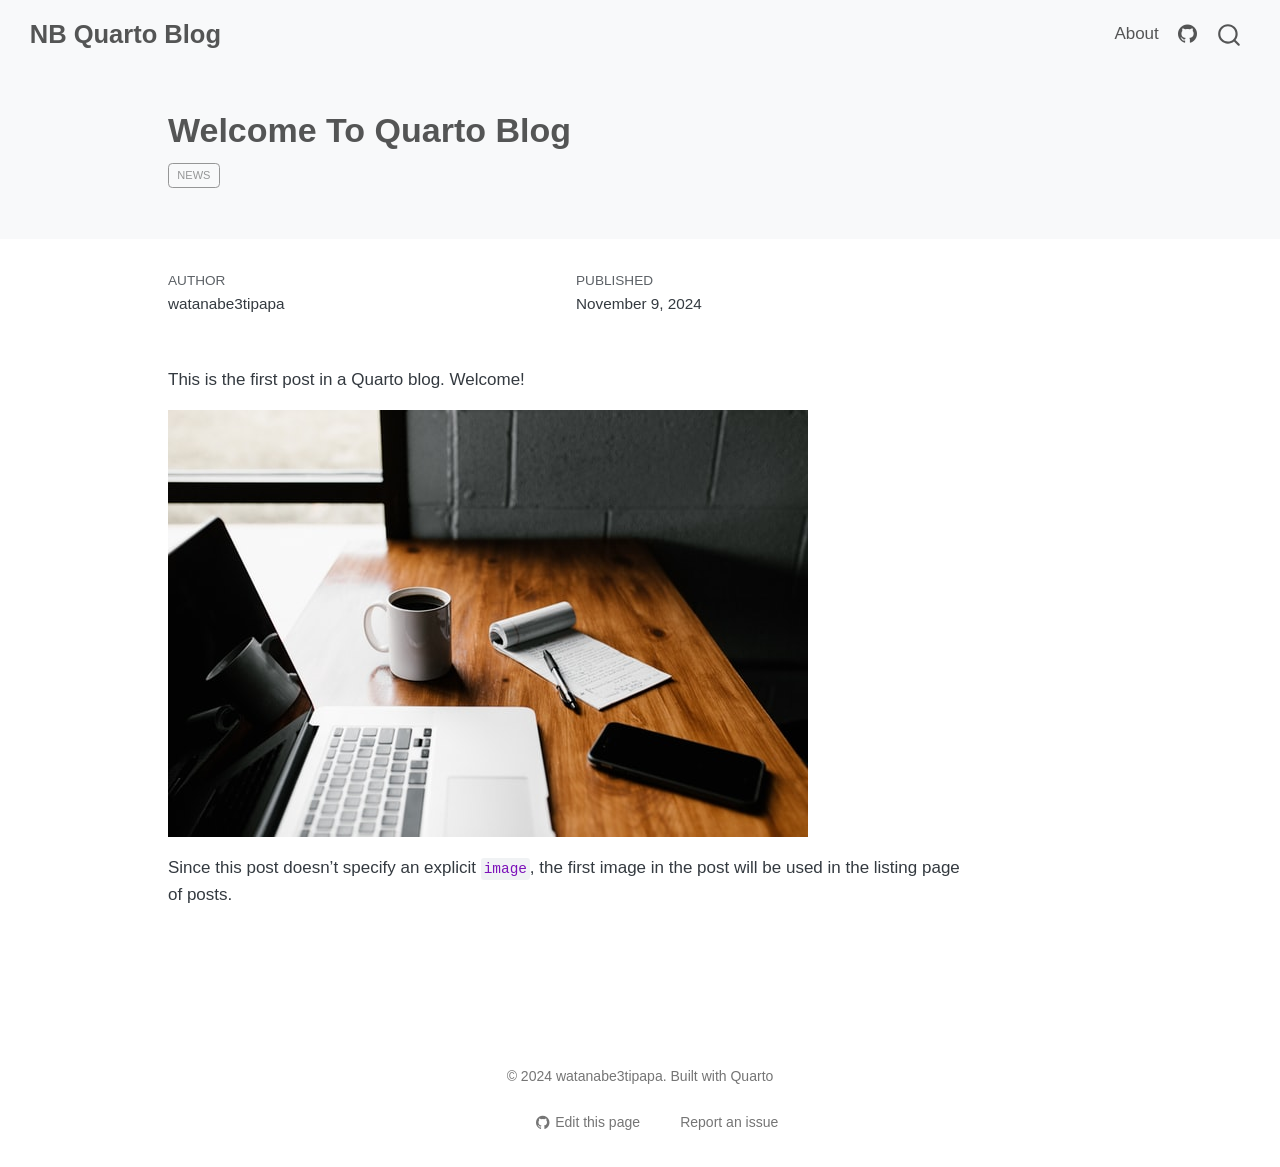
<file: docs/posts/welcome/index.html>
<!DOCTYPE html>
<html xmlns="http://www.w3.org/1999/xhtml" lang="en" xml:lang="en"><head>

<meta charset="utf-8">
<meta name="generator" content="quarto-1.9.37">

<meta name="viewport" content="width=device-width, initial-scale=1.0, user-scalable=yes">

<meta name="author" content="watanabe3tipapa">
<meta name="dcterms.date" content="2024-11-09">

<title>Welcome To Quarto Blog – NB Quarto Blog</title>
<style>
/* Default styles provided by pandoc.
** See https://pandoc.org/MANUAL.html#variables-for-html for config info.
*/
code{white-space: pre-wrap;}
span.smallcaps{font-variant: small-caps;}
div.columns{display: flex; gap: min(4vw, 1.5em);}
div.column{flex: auto; overflow-x: auto;}
div.hanging-indent{margin-left: 1.5em; text-indent: -1.5em;}
ul.task-list{list-style: none;}
ul.task-list li input[type="checkbox"] {
  width: 0.8em;
  margin: 0 0.8em 0.2em -1em; /* quarto-specific, see https://github.com/quarto-dev/quarto-cli/issues/4556 */ 
  vertical-align: middle;
}
</style>


<script src="../../site_libs/quarto-nav/quarto-nav.js"></script>
<script src="../../site_libs/quarto-nav/headroom.min.js"></script>
<script src="../../site_libs/clipboard/clipboard.min.js"></script>
<script src="../../site_libs/quarto-search/autocomplete.umd.js"></script>
<script src="../../site_libs/quarto-search/fuse.min.js"></script>
<script src="../../site_libs/quarto-search/quarto-search.js"></script>
<meta name="quarto:offset" content="../../">
<script src="../../site_libs/quarto-html/quarto.js" type="module"></script>
<script src="../../site_libs/quarto-html/tabsets/tabsets.js" type="module"></script>
<script src="../../site_libs/quarto-html/popper.min.js"></script>
<script src="../../site_libs/quarto-html/tippy.umd.min.js"></script>
<script src="../../site_libs/quarto-html/anchor.min.js"></script>
<link href="../../site_libs/quarto-html/tippy.css" rel="stylesheet">
<link href="../../site_libs/quarto-html/quarto-syntax-highlighting-7f8f88aac4f3542376d5c11b86a4c14d.css" rel="stylesheet" id="quarto-text-highlighting-styles">
<script src="../../site_libs/bootstrap/bootstrap.min.js"></script>
<link href="../../site_libs/bootstrap/bootstrap-icons.css" rel="stylesheet">
<link href="../../site_libs/bootstrap/bootstrap-4d3f3448f837ff03356db176d8adb603.min.css" rel="stylesheet" append-hash="true" id="quarto-bootstrap" data-mode="light">
<script id="quarto-search-options" type="application/json">{
  "location": "navbar",
  "copy-button": false,
  "collapse-after": 3,
  "panel-placement": "end",
  "type": "overlay",
  "limit": 50,
  "keyboard-shortcut": [
    "f",
    "/",
    "s"
  ],
  "show-item-context": false,
  "language": {
    "search-no-results-text": "No results",
    "search-matching-documents-text": "matching documents",
    "search-copy-link-title": "Copy link to search",
    "search-hide-matches-text": "Hide additional matches",
    "search-more-match-text": "more match in this document",
    "search-more-matches-text": "more matches in this document",
    "search-clear-button-title": "Clear",
    "search-text-placeholder": "",
    "search-detached-cancel-button-title": "Cancel",
    "search-submit-button-title": "Submit",
    "search-label": "Search"
  }
}</script>


<link rel="stylesheet" href="../../styles.css">
<meta property="og:title" content="Welcome To Quarto Blog – NB Quarto Blog">
<meta property="og:description" content="A blog about data science, programming, and technology by watanabe3tipapa">
<meta property="og:image" content="https://watanabe3tipapa.github.io/nb-quarto-blog/posts/welcome/thumbnail.jpg">
<meta property="og:site_name" content="NB Quarto Blog">
<meta name="twitter:title" content="Welcome To Quarto Blog – NB Quarto Blog">
<meta name="twitter:description" content="A blog about data science, programming, and technology by watanabe3tipapa">
<meta name="twitter:image" content="https://watanabe3tipapa.github.io/nb-quarto-blog/posts/welcome/thumbnail.jpg">
<meta name="twitter:creator" content="@watanabe3tipapa">
<meta name="twitter:site" content="@watanabe3tipapa">
<meta name="twitter:card" content="summary_large_image">
</head>

<body class="nav-fixed quarto-light">

<div id="quarto-search-results"></div>
  <header id="quarto-header" class="headroom fixed-top quarto-banner">
    <nav class="navbar navbar-expand-lg " data-bs-theme="dark">
      <div class="navbar-container container-fluid">
      <div class="navbar-brand-container mx-auto">
    <a class="navbar-brand" href="../../index.html">
    <span class="navbar-title">NB Quarto Blog</span>
    </a>
  </div>
            <div id="quarto-search" class="" title="Search"></div>
          <button class="navbar-toggler" type="button" data-bs-toggle="collapse" data-bs-target="#navbarCollapse" aria-controls="navbarCollapse" role="menu" aria-expanded="false" aria-label="Toggle navigation" onclick="if (window.quartoToggleHeadroom) { window.quartoToggleHeadroom(); }">
  <span class="navbar-toggler-icon"></span>
</button>
          <div class="collapse navbar-collapse" id="navbarCollapse">
            <ul class="navbar-nav navbar-nav-scroll ms-auto">
  <li class="nav-item">
    <a class="nav-link" href="../../about.html"> 
<span class="menu-text">About</span></a>
  </li>  
  <li class="nav-item compact">
    <a class="nav-link" href="https://github.com/watanabe3tipapa"> <i class="bi bi-github" role="img" aria-label="GitHub">
</i> 
<span class="menu-text"></span></a>
  </li>  
</ul>
          </div> <!-- /navcollapse -->
            <div class="quarto-navbar-tools">
</div>
      </div> <!-- /container-fluid -->
    </nav>
</header>
<!-- content -->
<header id="title-block-header" class="quarto-title-block default page-columns page-full">
  <div class="quarto-title-banner page-columns page-full">
    <div class="quarto-title column-body">
      <h1 class="title">Welcome To Quarto Blog</h1>
                                <div class="quarto-categories">
                <div class="quarto-category">news</div>
              </div>
                  </div>
  </div>
    
  
  <div class="quarto-title-meta">

      <div>
      <div class="quarto-title-meta-heading">Author</div>
      <div class="quarto-title-meta-contents">
               <p>watanabe3tipapa </p>
            </div>
    </div>
      
      <div>
      <div class="quarto-title-meta-heading">Published</div>
      <div class="quarto-title-meta-contents">
        <p class="date">November 9, 2024</p>
      </div>
    </div>
    
      
    </div>
    
  
  </header><div id="quarto-content" class="quarto-container page-columns page-rows-contents page-layout-article page-navbar">
<!-- sidebar -->
<!-- margin-sidebar -->
    <div id="quarto-margin-sidebar" class="sidebar margin-sidebar zindex-bottom">
        
    </div>
<!-- main -->
<main class="content quarto-banner-title-block" id="quarto-document-content">





<p>This is the first post in a Quarto blog. Welcome!</p>
<p><img src="thumbnail.jpg" class="img-fluid"></p>
<p>Since this post doesn’t specify an explicit <code>image</code>, the first image in the post will be used in the listing page of posts.</p>



</main> <!-- /main -->
<script id="quarto-html-after-body" type="application/javascript">
  window.document.addEventListener("DOMContentLoaded", function (event) {
    const icon = "";
    const anchorJS = new window.AnchorJS();
    anchorJS.options = {
      placement: 'right',
      icon: icon
    };
    anchorJS.add('.anchored');
    const isCodeAnnotation = (el) => {
      for (const clz of el.classList) {
        if (clz.startsWith('code-annotation-')) {                     
          return true;
        }
      }
      return false;
    }
    const onCopySuccess = function(e) {
      // button target
      const button = e.trigger;
      // don't keep focus
      button.blur();
      // flash "checked"
      button.classList.add('code-copy-button-checked');
      var currentTitle = button.getAttribute("title");
      button.setAttribute("title", "Copied!");
      let tooltip;
      if (window.bootstrap) {
        button.setAttribute("data-bs-toggle", "tooltip");
        button.setAttribute("data-bs-placement", "left");
        button.setAttribute("data-bs-title", "Copied!");
        tooltip = new bootstrap.Tooltip(button, 
          { trigger: "manual", 
            customClass: "code-copy-button-tooltip",
            offset: [0, -8]});
        tooltip.show();    
      }
      setTimeout(function() {
        if (tooltip) {
          tooltip.hide();
          button.removeAttribute("data-bs-title");
          button.removeAttribute("data-bs-toggle");
          button.removeAttribute("data-bs-placement");
        }
        button.setAttribute("title", currentTitle);
        button.classList.remove('code-copy-button-checked');
      }, 1000);
      // clear code selection
      e.clearSelection();
    }
    const getTextToCopy = function(trigger) {
      const outerScaffold = trigger.parentElement.cloneNode(true);
      const codeEl = outerScaffold.querySelector('code');
      for (const childEl of codeEl.children) {
        if (isCodeAnnotation(childEl)) {
          childEl.remove();
        }
      }
      return codeEl.innerText;
    }
    const clipboard = new window.ClipboardJS('.code-copy-button:not([data-in-quarto-modal])', {
      text: getTextToCopy
    });
    clipboard.on('success', onCopySuccess);
    if (window.document.getElementById('quarto-embedded-source-code-modal')) {
      const clipboardModal = new window.ClipboardJS('.code-copy-button[data-in-quarto-modal]', {
        text: getTextToCopy,
        container: window.document.getElementById('quarto-embedded-source-code-modal')
      });
      clipboardModal.on('success', onCopySuccess);
    }
      var localhostRegex = new RegExp(/^(?:http|https):\/\/localhost\:?[0-9]*\//);
      var mailtoRegex = new RegExp(/^mailto:/);
        var filterRegex = new RegExp("https:\/\/watanabe3tipapa\.github\.io\/nb-quarto-blog");
      var isInternal = (href) => {
          return filterRegex.test(href) || localhostRegex.test(href) || mailtoRegex.test(href);
      }
      // Inspect non-navigation links and adorn them if external
     var links = window.document.querySelectorAll('a[href]:not(.nav-link):not(.navbar-brand):not(.toc-action):not(.sidebar-link):not(.sidebar-item-toggle):not(.pagination-link):not(.no-external):not([aria-hidden]):not(.dropdown-item):not(.quarto-navigation-tool):not(.about-link)');
      for (var i=0; i<links.length; i++) {
        const link = links[i];
        if (!isInternal(link.href)) {
          // undo the damage that might have been done by quarto-nav.js in the case of
          // links that we want to consider external
          if (link.dataset.originalHref !== undefined) {
            link.href = link.dataset.originalHref;
          }
        }
      }
    function tippyHover(el, contentFn, onTriggerFn, onUntriggerFn) {
      const config = {
        allowHTML: true,
        maxWidth: 500,
        delay: 100,
        arrow: false,
        appendTo: function(el) {
            return el.parentElement;
        },
        interactive: true,
        interactiveBorder: 10,
        theme: 'quarto',
        placement: 'bottom-start',
      };
      if (contentFn) {
        config.content = contentFn;
      }
      if (onTriggerFn) {
        config.onTrigger = onTriggerFn;
      }
      if (onUntriggerFn) {
        config.onUntrigger = onUntriggerFn;
      }
      window.tippy(el, config); 
    }
    const noterefs = window.document.querySelectorAll('a[role="doc-noteref"]');
    for (var i=0; i<noterefs.length; i++) {
      const ref = noterefs[i];
      tippyHover(ref, function() {
        // use id or data attribute instead here
        let href = ref.getAttribute('data-footnote-href') || ref.getAttribute('href');
        try { href = new URL(href).hash; } catch {}
        const id = href.replace(/^#\/?/, "");
        const note = window.document.getElementById(id);
        if (note) {
          return note.innerHTML;
        } else {
          return "";
        }
      });
    }
    const xrefs = window.document.querySelectorAll('a.quarto-xref');
    const processXRef = (id, note) => {
      // Strip column container classes
      const stripColumnClz = (el) => {
        el.classList.remove("page-full", "page-columns");
        if (el.children) {
          for (const child of el.children) {
            stripColumnClz(child);
          }
        }
      }
      stripColumnClz(note)
      if (id === null || id.startsWith('sec-')) {
        // Special case sections, only their first couple elements
        const container = document.createElement("div");
        if (note.children && note.children.length > 2) {
          container.appendChild(note.children[0].cloneNode(true));
          for (let i = 1; i < note.children.length; i++) {
            const child = note.children[i];
            if (child.tagName === "P" && child.innerText === "") {
              continue;
            } else {
              container.appendChild(child.cloneNode(true));
              break;
            }
          }
          if (window.Quarto?.typesetMath) {
            window.Quarto.typesetMath(container);
          }
          return container.innerHTML
        } else {
          if (window.Quarto?.typesetMath) {
            window.Quarto.typesetMath(note);
          }
          return note.innerHTML;
        }
      } else {
        // Remove any anchor links if they are present
        const anchorLink = note.querySelector('a.anchorjs-link');
        if (anchorLink) {
          anchorLink.remove();
        }
        if (window.Quarto?.typesetMath) {
          window.Quarto.typesetMath(note);
        }
        if (note.classList.contains("callout")) {
          return note.outerHTML;
        } else {
          return note.innerHTML;
        }
      }
    }
    for (var i=0; i<xrefs.length; i++) {
      const xref = xrefs[i];
      tippyHover(xref, undefined, function(instance) {
        instance.disable();
        let url = xref.getAttribute('href');
        let hash = undefined; 
        if (url.startsWith('#')) {
          hash = url;
        } else {
          try { hash = new URL(url).hash; } catch {}
        }
        if (hash) {
          const id = hash.replace(/^#\/?/, "");
          const note = window.document.getElementById(id);
          if (note !== null) {
            try {
              const html = processXRef(id, note.cloneNode(true));
              instance.setContent(html);
            } finally {
              instance.enable();
              instance.show();
            }
          } else {
            // See if we can fetch this
            fetch(url.split('#')[0])
            .then(res => res.text())
            .then(html => {
              const parser = new DOMParser();
              const htmlDoc = parser.parseFromString(html, "text/html");
              const note = htmlDoc.getElementById(id);
              if (note !== null) {
                const html = processXRef(id, note);
                instance.setContent(html);
              } 
            }).finally(() => {
              instance.enable();
              instance.show();
            });
          }
        } else {
          // See if we can fetch a full url (with no hash to target)
          // This is a special case and we should probably do some content thinning / targeting
          fetch(url)
          .then(res => res.text())
          .then(html => {
            const parser = new DOMParser();
            const htmlDoc = parser.parseFromString(html, "text/html");
            const note = htmlDoc.querySelector('main.content');
            if (note !== null) {
              // This should only happen for chapter cross references
              // (since there is no id in the URL)
              // remove the first header
              if (note.children.length > 0 && note.children[0].tagName === "HEADER") {
                note.children[0].remove();
              }
              const html = processXRef(null, note);
              instance.setContent(html);
            } 
          }).finally(() => {
            instance.enable();
            instance.show();
          });
        }
      }, function(instance) {
      });
    }
        let selectedAnnoteEl;
        const selectorForAnnotation = ( cell, annotation) => {
          let cellAttr = 'data-code-cell="' + cell + '"';
          let lineAttr = 'data-code-annotation="' +  annotation + '"';
          const selector = 'span[' + cellAttr + '][' + lineAttr + ']';
          return selector;
        }
        const selectCodeLines = (annoteEl) => {
          const doc = window.document;
          const targetCell = annoteEl.getAttribute("data-target-cell");
          const targetAnnotation = annoteEl.getAttribute("data-target-annotation");
          const annoteSpan = window.document.querySelector(selectorForAnnotation(targetCell, targetAnnotation));
          const lines = annoteSpan.getAttribute("data-code-lines").split(",");
          const lineIds = lines.map((line) => {
            return targetCell + "-" + line;
          })
          let top = null;
          let height = null;
          let parent = null;
          if (lineIds.length > 0) {
              //compute the position of the single el (top and bottom and make a div)
              const el = window.document.getElementById(lineIds[0]);
              top = el.offsetTop;
              height = el.offsetHeight;
              parent = el.parentElement.parentElement;
            if (lineIds.length > 1) {
              const lastEl = window.document.getElementById(lineIds[lineIds.length - 1]);
              const bottom = lastEl.offsetTop + lastEl.offsetHeight;
              height = bottom - top;
            }
            if (top !== null && height !== null && parent !== null) {
              // cook up a div (if necessary) and position it 
              let div = window.document.getElementById("code-annotation-line-highlight");
              if (div === null) {
                div = window.document.createElement("div");
                div.setAttribute("id", "code-annotation-line-highlight");
                div.style.position = 'absolute';
                parent.appendChild(div);
              }
              div.style.top = top - 2 + "px";
              div.style.height = height + 4 + "px";
              div.style.left = 0;
              let gutterDiv = window.document.getElementById("code-annotation-line-highlight-gutter");
              if (gutterDiv === null) {
                gutterDiv = window.document.createElement("div");
                gutterDiv.setAttribute("id", "code-annotation-line-highlight-gutter");
                gutterDiv.style.position = 'absolute';
                const codeCell = window.document.getElementById(targetCell);
                const gutter = codeCell.querySelector('.code-annotation-gutter');
                gutter.appendChild(gutterDiv);
              }
              gutterDiv.style.top = top - 2 + "px";
              gutterDiv.style.height = height + 4 + "px";
            }
            selectedAnnoteEl = annoteEl;
          }
        };
        const unselectCodeLines = () => {
          const elementsIds = ["code-annotation-line-highlight", "code-annotation-line-highlight-gutter"];
          elementsIds.forEach((elId) => {
            const div = window.document.getElementById(elId);
            if (div) {
              div.remove();
            }
          });
          selectedAnnoteEl = undefined;
        };
          // Handle positioning of the toggle
      window.addEventListener(
        "resize",
        throttle(() => {
          elRect = undefined;
          if (selectedAnnoteEl) {
            selectCodeLines(selectedAnnoteEl);
          }
        }, 10)
      );
      function throttle(fn, ms) {
      let throttle = false;
      let timer;
        return (...args) => {
          if(!throttle) { // first call gets through
              fn.apply(this, args);
              throttle = true;
          } else { // all the others get throttled
              if(timer) clearTimeout(timer); // cancel #2
              timer = setTimeout(() => {
                fn.apply(this, args);
                timer = throttle = false;
              }, ms);
          }
        };
      }
        // Attach click handler to the DT
        const annoteDls = window.document.querySelectorAll('dt[data-target-cell]');
        for (const annoteDlNode of annoteDls) {
          annoteDlNode.addEventListener('click', (event) => {
            const clickedEl = event.target;
            if (clickedEl !== selectedAnnoteEl) {
              unselectCodeLines();
              const activeEl = window.document.querySelector('dt[data-target-cell].code-annotation-active');
              if (activeEl) {
                activeEl.classList.remove('code-annotation-active');
              }
              selectCodeLines(clickedEl);
              clickedEl.classList.add('code-annotation-active');
            } else {
              // Unselect the line
              unselectCodeLines();
              clickedEl.classList.remove('code-annotation-active');
            }
          });
        }
    const findCites = (el) => {
      const parentEl = el.parentElement;
      if (parentEl) {
        const cites = parentEl.dataset.cites;
        if (cites) {
          return {
            el,
            cites: cites.split(' ')
          };
        } else {
          return findCites(el.parentElement)
        }
      } else {
        return undefined;
      }
    };
    var bibliorefs = window.document.querySelectorAll('a[role="doc-biblioref"]');
    for (var i=0; i<bibliorefs.length; i++) {
      const ref = bibliorefs[i];
      const citeInfo = findCites(ref);
      if (citeInfo) {
        tippyHover(citeInfo.el, function() {
          var popup = window.document.createElement('div');
          citeInfo.cites.forEach(function(cite) {
            var citeDiv = window.document.createElement('div');
            citeDiv.classList.add('hanging-indent');
            citeDiv.classList.add('csl-entry');
            var biblioDiv = window.document.getElementById('ref-' + cite);
            if (biblioDiv) {
              citeDiv.innerHTML = biblioDiv.innerHTML;
            }
            popup.appendChild(citeDiv);
          });
          return popup.innerHTML;
        });
      }
    }
  });
  </script>
</div> <!-- /content -->
<footer class="footer">
  <div class="nav-footer">
    <div class="nav-footer-left">
      &nbsp;
    </div>   
    <div class="nav-footer-center">
<p>© 2024 watanabe3tipapa. Built with <a href="https://quarto.org/">Quarto</a></p>
<div class="toc-actions"><ul><li><a href="https://github.com/watanabe3tipapa/nb-quarto-blog/edit/main/posts/welcome/index.qmd" class="toc-action"><i class="bi bi-github"></i>Edit this page</a></li><li><a href="https://github.com/watanabe3tipapa/nb-quarto-blog/issues/new" class="toc-action"><i class="bi empty"></i>Report an issue</a></li></ul></div></div>
    <div class="nav-footer-right">
      &nbsp;
    </div>
  </div>
</footer>




</body></html>
</file>
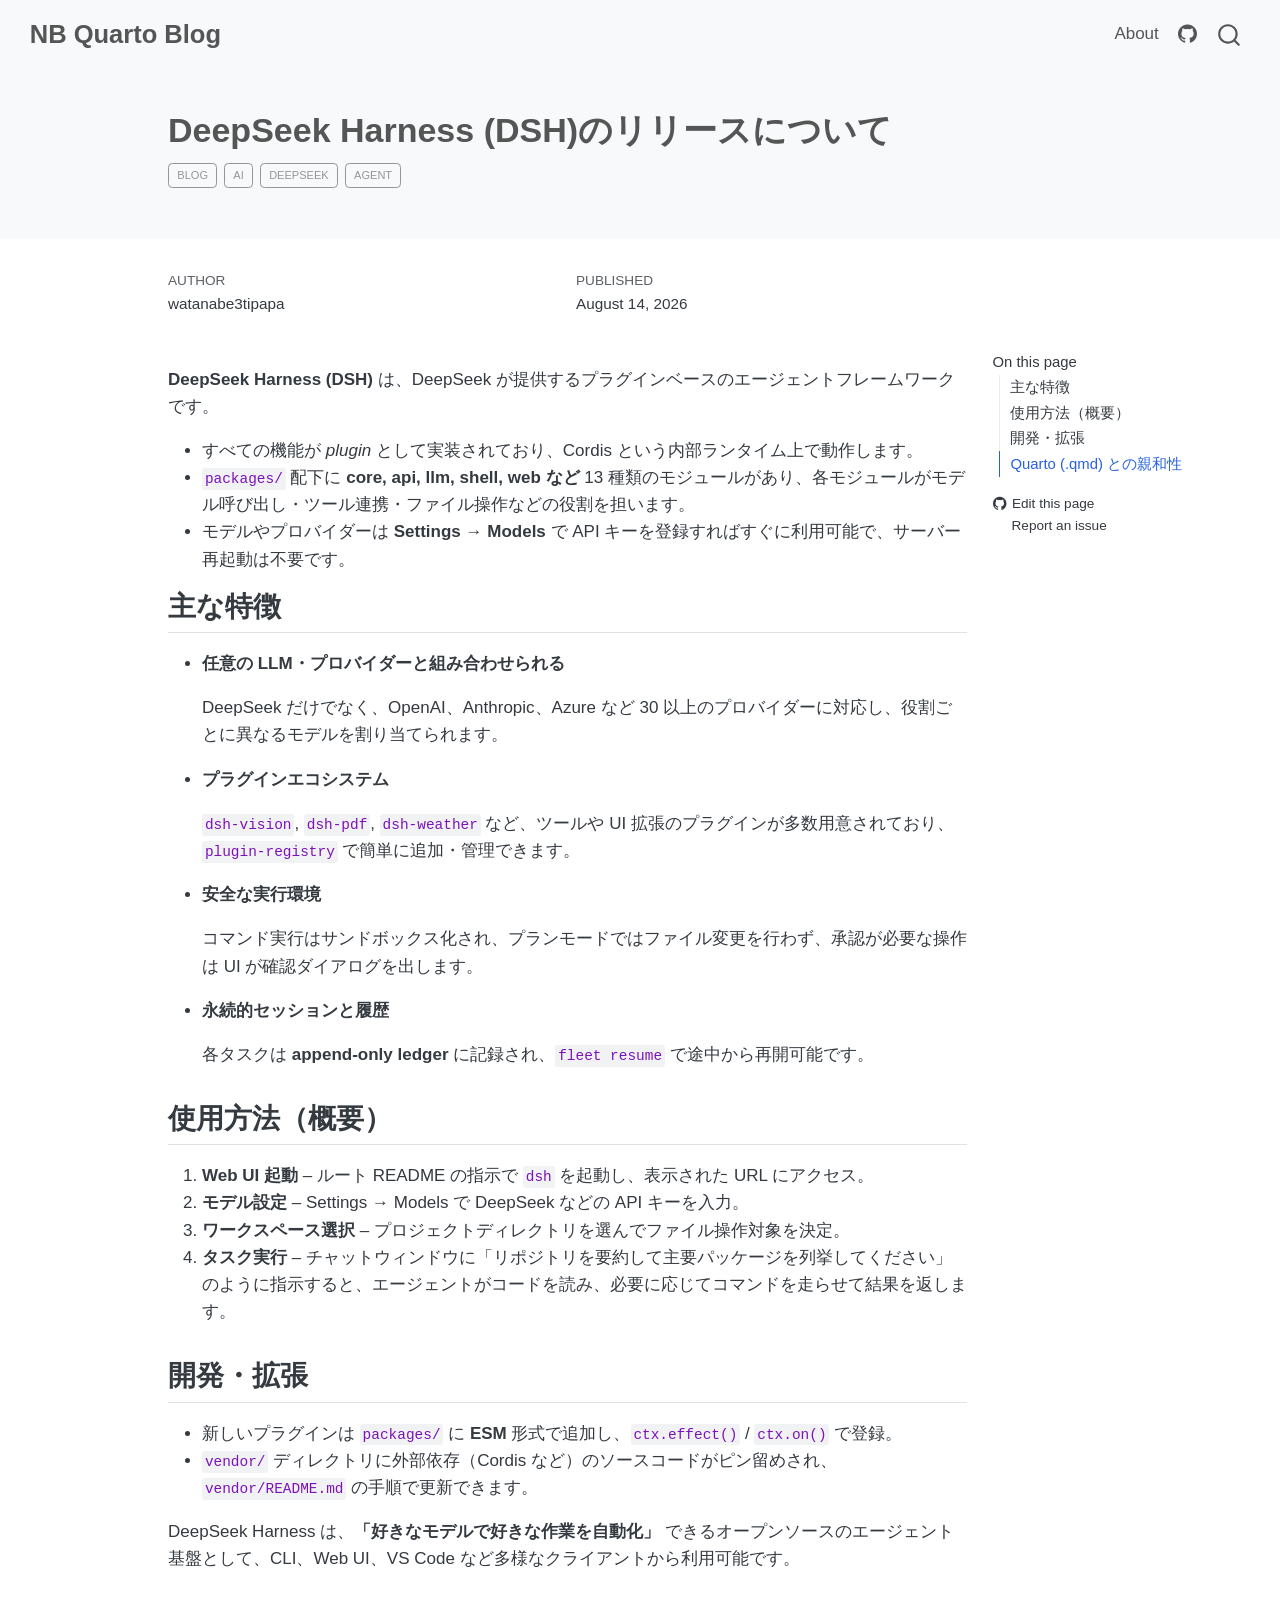
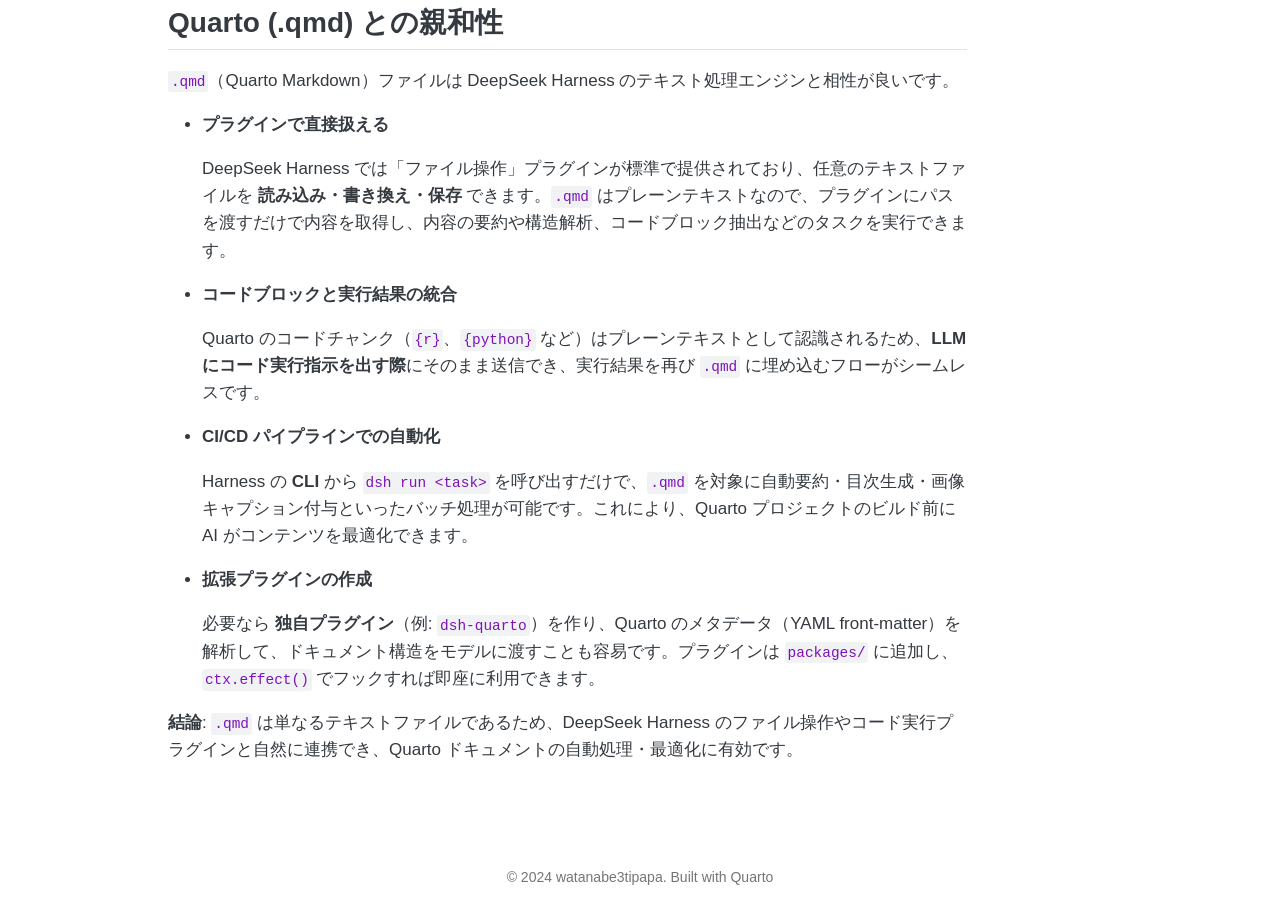
<file: docs/posts/blog/2026-08-14-deepseek-harness-dsh-release/index.html>
<!DOCTYPE html>
<html xmlns="http://www.w3.org/1999/xhtml" lang="en" xml:lang="en"><head>

<meta charset="utf-8">
<meta name="generator" content="quarto-1.9.37">

<meta name="viewport" content="width=device-width, initial-scale=1.0, user-scalable=yes">

<meta name="author" content="watanabe3tipapa">
<meta name="dcterms.date" content="2026-08-14">

<title>DeepSeek Harness (DSH)のリリースについて – NB Quarto Blog</title>
<style>
/* Default styles provided by pandoc.
** See https://pandoc.org/MANUAL.html#variables-for-html for config info.
*/
code{white-space: pre-wrap;}
span.smallcaps{font-variant: small-caps;}
div.columns{display: flex; gap: min(4vw, 1.5em);}
div.column{flex: auto; overflow-x: auto;}
div.hanging-indent{margin-left: 1.5em; text-indent: -1.5em;}
ul.task-list{list-style: none;}
ul.task-list li input[type="checkbox"] {
  width: 0.8em;
  margin: 0 0.8em 0.2em -1em; /* quarto-specific, see https://github.com/quarto-dev/quarto-cli/issues/4556 */ 
  vertical-align: middle;
}
</style>


<script src="../../../site_libs/quarto-nav/quarto-nav.js"></script>
<script src="../../../site_libs/quarto-nav/headroom.min.js"></script>
<script src="../../../site_libs/clipboard/clipboard.min.js"></script>
<script src="../../../site_libs/quarto-search/autocomplete.umd.js"></script>
<script src="../../../site_libs/quarto-search/fuse.min.js"></script>
<script src="../../../site_libs/quarto-search/quarto-search.js"></script>
<meta name="quarto:offset" content="../../../">
<script src="../../../site_libs/quarto-html/quarto.js" type="module"></script>
<script src="../../../site_libs/quarto-html/tabsets/tabsets.js" type="module"></script>
<script src="../../../site_libs/quarto-html/popper.min.js"></script>
<script src="../../../site_libs/quarto-html/tippy.umd.min.js"></script>
<script src="../../../site_libs/quarto-html/anchor.min.js"></script>
<link href="../../../site_libs/quarto-html/tippy.css" rel="stylesheet">
<link href="../../../site_libs/quarto-html/quarto-syntax-highlighting-7f8f88aac4f3542376d5c11b86a4c14d.css" rel="stylesheet" id="quarto-text-highlighting-styles">
<script src="../../../site_libs/bootstrap/bootstrap.min.js"></script>
<link href="../../../site_libs/bootstrap/bootstrap-icons.css" rel="stylesheet">
<link href="../../../site_libs/bootstrap/bootstrap-4d3f3448f837ff03356db176d8adb603.min.css" rel="stylesheet" append-hash="true" id="quarto-bootstrap" data-mode="light">
<script id="quarto-search-options" type="application/json">{
  "location": "navbar",
  "copy-button": false,
  "collapse-after": 3,
  "panel-placement": "end",
  "type": "overlay",
  "limit": 50,
  "keyboard-shortcut": [
    "f",
    "/",
    "s"
  ],
  "show-item-context": false,
  "language": {
    "search-no-results-text": "No results",
    "search-matching-documents-text": "matching documents",
    "search-copy-link-title": "Copy link to search",
    "search-hide-matches-text": "Hide additional matches",
    "search-more-match-text": "more match in this document",
    "search-more-matches-text": "more matches in this document",
    "search-clear-button-title": "Clear",
    "search-text-placeholder": "",
    "search-detached-cancel-button-title": "Cancel",
    "search-submit-button-title": "Submit",
    "search-label": "Search"
  }
}</script>


<link rel="stylesheet" href="../../../styles.css">
<meta property="og:title" content="DeepSeek Harness (DSH)のリリースについて – NB Quarto Blog">
<meta property="og:description" content="A blog about data science, programming, and technology by watanabe3tipapa">
<meta property="og:image" content="https://watanabe3tipapa.github.io/nb-quarto-blog/posts/blog/2026-08-14-deepseek-harness-dsh-release/eyecatch.svg">
<meta property="og:site_name" content="NB Quarto Blog">
<meta name="twitter:title" content="DeepSeek Harness (DSH)のリリースについて – NB Quarto Blog">
<meta name="twitter:description" content="A blog about data science, programming, and technology by watanabe3tipapa">
<meta name="twitter:image" content="https://watanabe3tipapa.github.io/nb-quarto-blog/posts/blog/2026-08-14-deepseek-harness-dsh-release/eyecatch.svg">
<meta name="twitter:creator" content="@watanabe3tipapa">
<meta name="twitter:site" content="@watanabe3tipapa">
<meta name="twitter:card" content="summary_large_image">
</head>

<body class="nav-fixed quarto-light">

<div id="quarto-search-results"></div>
  <header id="quarto-header" class="headroom fixed-top quarto-banner">
    <nav class="navbar navbar-expand-lg " data-bs-theme="dark">
      <div class="navbar-container container-fluid">
      <div class="navbar-brand-container mx-auto">
    <a class="navbar-brand" href="../../../index.html">
    <span class="navbar-title">NB Quarto Blog</span>
    </a>
  </div>
            <div id="quarto-search" class="" title="Search"></div>
          <button class="navbar-toggler" type="button" data-bs-toggle="collapse" data-bs-target="#navbarCollapse" aria-controls="navbarCollapse" role="menu" aria-expanded="false" aria-label="Toggle navigation" onclick="if (window.quartoToggleHeadroom) { window.quartoToggleHeadroom(); }">
  <span class="navbar-toggler-icon"></span>
</button>
          <div class="collapse navbar-collapse" id="navbarCollapse">
            <ul class="navbar-nav navbar-nav-scroll ms-auto">
  <li class="nav-item">
    <a class="nav-link" href="../../../about.html"> 
<span class="menu-text">About</span></a>
  </li>  
  <li class="nav-item compact">
    <a class="nav-link" href="https://github.com/watanabe3tipapa"> <i class="bi bi-github" role="img" aria-label="GitHub">
</i> 
<span class="menu-text"></span></a>
  </li>  
</ul>
          </div> <!-- /navcollapse -->
            <div class="quarto-navbar-tools">
</div>
      </div> <!-- /container-fluid -->
    </nav>
</header>
<!-- content -->
<header id="title-block-header" class="quarto-title-block default page-columns page-full">
  <div class="quarto-title-banner page-columns page-full">
    <div class="quarto-title column-body">
      <h1 class="title">DeepSeek Harness (DSH)のリリースについて</h1>
                                <div class="quarto-categories">
                <div class="quarto-category">blog</div>
                <div class="quarto-category">ai</div>
                <div class="quarto-category">deepseek</div>
                <div class="quarto-category">agent</div>
              </div>
                  </div>
  </div>
    
  
  <div class="quarto-title-meta">

      <div>
      <div class="quarto-title-meta-heading">Author</div>
      <div class="quarto-title-meta-contents">
               <p>watanabe3tipapa </p>
            </div>
    </div>
      
      <div>
      <div class="quarto-title-meta-heading">Published</div>
      <div class="quarto-title-meta-contents">
        <p class="date">August 14, 2026</p>
      </div>
    </div>
    
      
    </div>
    
  
  </header><div id="quarto-content" class="quarto-container page-columns page-rows-contents page-layout-article page-navbar">
<!-- sidebar -->
<!-- margin-sidebar -->
    <div id="quarto-margin-sidebar" class="sidebar margin-sidebar">
        <nav id="TOC" role="doc-toc" class="toc-active">
    <h2 id="toc-title">On this page</h2>
   
  <ul>
  <li><a href="#主な特徴" id="toc-主な特徴" class="nav-link active" data-scroll-target="#主な特徴">主な特徴</a></li>
  <li><a href="#使用方法概要" id="toc-使用方法概要" class="nav-link" data-scroll-target="#使用方法概要">使用方法（概要）</a></li>
  <li><a href="#開発拡張" id="toc-開発拡張" class="nav-link" data-scroll-target="#開発拡張">開発・拡張</a></li>
  <li><a href="#quarto-.qmd-との親和性" id="toc-quarto-.qmd-との親和性" class="nav-link" data-scroll-target="#quarto-.qmd-との親和性">Quarto (.qmd) との親和性</a></li>
  </ul>
<div class="toc-actions"><ul><li><a href="https://github.com/watanabe3tipapa/nb-quarto-blog/edit/main/posts/blog/2026-08-14-deepseek-harness-dsh-release/index.qmd" class="toc-action"><i class="bi bi-github"></i>Edit this page</a></li><li><a href="https://github.com/watanabe3tipapa/nb-quarto-blog/issues/new" class="toc-action"><i class="bi empty"></i>Report an issue</a></li></ul></div></nav>
    </div>
<!-- main -->
<main class="content quarto-banner-title-block" id="quarto-document-content">





<p><strong>DeepSeek Harness (DSH)</strong> は、DeepSeek が提供するプラグインベースのエージェントフレームワークです。</p>
<ul>
<li>すべての機能が <em>plugin</em> として実装されており、Cordis という内部ランタイム上で動作します。</li>
<li><code>packages/</code> 配下に <strong>core, api, llm, shell, web など</strong> 13 種類のモジュールがあり、各モジュールがモデル呼び出し・ツール連携・ファイル操作などの役割を担います。</li>
<li>モデルやプロバイダーは <strong>Settings → Models</strong> で API キーを登録すればすぐに利用可能で、サーバー再起動は不要です。</li>
</ul>
<section id="主な特徴" class="level2">
<h2 class="anchored" data-anchor-id="主な特徴">主な特徴</h2>
<ul>
<li><p><strong>任意の LLM・プロバイダーと組み合わせられる</strong></p>
<p>DeepSeek だけでなく、OpenAI、Anthropic、Azure など 30 以上のプロバイダーに対応し、役割ごとに異なるモデルを割り当てられます。</p></li>
<li><p><strong>プラグインエコシステム</strong></p>
<p><code>dsh-vision</code>, <code>dsh-pdf</code>, <code>dsh-weather</code> など、ツールや UI 拡張のプラグインが多数用意されており、<code>plugin-registry</code> で簡単に追加・管理できます。</p></li>
<li><p><strong>安全な実行環境</strong></p>
<p>コマンド実行はサンドボックス化され、プランモードではファイル変更を行わず、承認が必要な操作は UI が確認ダイアログを出します。</p></li>
<li><p><strong>永続的セッションと履歴</strong></p>
<p>各タスクは <strong>append-only ledger</strong> に記録され、<code>fleet resume</code> で途中から再開可能です。</p></li>
</ul>
</section>
<section id="使用方法概要" class="level2">
<h2 class="anchored" data-anchor-id="使用方法概要">使用方法（概要）</h2>
<ol type="1">
<li><strong>Web UI 起動</strong> – ルート README の指示で <code>dsh</code> を起動し、表示された URL にアクセス。</li>
<li><strong>モデル設定</strong> – Settings → Models で DeepSeek などの API キーを入力。</li>
<li><strong>ワークスペース選択</strong> – プロジェクトディレクトリを選んでファイル操作対象を決定。</li>
<li><strong>タスク実行</strong> – チャットウィンドウに「リポジトリを要約して主要パッケージを列挙してください」のように指示すると、エージェントがコードを読み、必要に応じてコマンドを走らせて結果を返します。</li>
</ol>
</section>
<section id="開発拡張" class="level2">
<h2 class="anchored" data-anchor-id="開発拡張">開発・拡張</h2>
<ul>
<li>新しいプラグインは <code>packages/</code> に <strong>ESM</strong> 形式で追加し、<code>ctx.effect()</code> / <code>ctx.on()</code> で登録。</li>
<li><code>vendor/</code> ディレクトリに外部依存（Cordis など）のソースコードがピン留めされ、<code>vendor/README.md</code> の手順で更新できます。</li>
</ul>
<p>DeepSeek Harness は、<strong>「好きなモデルで好きな作業を自動化」</strong> できるオープンソースのエージェント基盤として、CLI、Web UI、VS Code など多様なクライアントから利用可能です。</p>
</section>
<section id="quarto-.qmd-との親和性" class="level2">
<h2 class="anchored" data-anchor-id="quarto-.qmd-との親和性">Quarto (.qmd) との親和性</h2>
<p><code>.qmd</code>（Quarto Markdown）ファイルは DeepSeek Harness のテキスト処理エンジンと相性が良いです。</p>
<ul>
<li><p><strong>プラグインで直接扱える</strong></p>
<p>DeepSeek Harness では「ファイル操作」プラグインが標準で提供されており、任意のテキストファイルを <strong>読み込み・書き換え・保存</strong> できます。<code>.qmd</code> はプレーンテキストなので、プラグインにパスを渡すだけで内容を取得し、内容の要約や構造解析、コードブロック抽出などのタスクを実行できます。</p></li>
<li><p><strong>コードブロックと実行結果の統合</strong></p>
<p>Quarto のコードチャンク（<code>{r}</code>、<code>{python}</code> など）はプレーンテキストとして認識されるため、<strong>LLM にコード実行指示を出す際</strong>にそのまま送信でき、実行結果を再び <code>.qmd</code> に埋め込むフローがシームレスです。</p></li>
<li><p><strong>CI/CD パイプラインでの自動化</strong></p>
<p>Harness の <strong>CLI</strong> から <code>dsh run &lt;task&gt;</code> を呼び出すだけで、<code>.qmd</code> を対象に自動要約・目次生成・画像キャプション付与といったバッチ処理が可能です。これにより、Quarto プロジェクトのビルド前に AI がコンテンツを最適化できます。</p></li>
<li><p><strong>拡張プラグインの作成</strong></p>
<p>必要なら <strong>独自プラグイン</strong>（例: <code>dsh-quarto</code>）を作り、Quarto のメタデータ（YAML front-matter）を解析して、ドキュメント構造をモデルに渡すことも容易です。プラグインは <code>packages/</code> に追加し、<code>ctx.effect()</code> でフックすれば即座に利用できます。</p></li>
</ul>
<p><strong>結論</strong>: <code>.qmd</code> は単なるテキストファイルであるため、DeepSeek Harness のファイル操作やコード実行プラグインと自然に連携でき、Quarto ドキュメントの自動処理・最適化に有効です。</p>


</section>

</main> <!-- /main -->
<script id="quarto-html-after-body" type="application/javascript">
  window.document.addEventListener("DOMContentLoaded", function (event) {
    const icon = "";
    const anchorJS = new window.AnchorJS();
    anchorJS.options = {
      placement: 'right',
      icon: icon
    };
    anchorJS.add('.anchored');
    const isCodeAnnotation = (el) => {
      for (const clz of el.classList) {
        if (clz.startsWith('code-annotation-')) {                     
          return true;
        }
      }
      return false;
    }
    const onCopySuccess = function(e) {
      // button target
      const button = e.trigger;
      // don't keep focus
      button.blur();
      // flash "checked"
      button.classList.add('code-copy-button-checked');
      var currentTitle = button.getAttribute("title");
      button.setAttribute("title", "Copied!");
      let tooltip;
      if (window.bootstrap) {
        button.setAttribute("data-bs-toggle", "tooltip");
        button.setAttribute("data-bs-placement", "left");
        button.setAttribute("data-bs-title", "Copied!");
        tooltip = new bootstrap.Tooltip(button, 
          { trigger: "manual", 
            customClass: "code-copy-button-tooltip",
            offset: [0, -8]});
        tooltip.show();    
      }
      setTimeout(function() {
        if (tooltip) {
          tooltip.hide();
          button.removeAttribute("data-bs-title");
          button.removeAttribute("data-bs-toggle");
          button.removeAttribute("data-bs-placement");
        }
        button.setAttribute("title", currentTitle);
        button.classList.remove('code-copy-button-checked');
      }, 1000);
      // clear code selection
      e.clearSelection();
    }
    const getTextToCopy = function(trigger) {
      const outerScaffold = trigger.parentElement.cloneNode(true);
      const codeEl = outerScaffold.querySelector('code');
      for (const childEl of codeEl.children) {
        if (isCodeAnnotation(childEl)) {
          childEl.remove();
        }
      }
      return codeEl.innerText;
    }
    const clipboard = new window.ClipboardJS('.code-copy-button:not([data-in-quarto-modal])', {
      text: getTextToCopy
    });
    clipboard.on('success', onCopySuccess);
    if (window.document.getElementById('quarto-embedded-source-code-modal')) {
      const clipboardModal = new window.ClipboardJS('.code-copy-button[data-in-quarto-modal]', {
        text: getTextToCopy,
        container: window.document.getElementById('quarto-embedded-source-code-modal')
      });
      clipboardModal.on('success', onCopySuccess);
    }
      var localhostRegex = new RegExp(/^(?:http|https):\/\/localhost\:?[0-9]*\//);
      var mailtoRegex = new RegExp(/^mailto:/);
        var filterRegex = new RegExp("https:\/\/watanabe3tipapa\.github\.io\/nb-quarto-blog");
      var isInternal = (href) => {
          return filterRegex.test(href) || localhostRegex.test(href) || mailtoRegex.test(href);
      }
      // Inspect non-navigation links and adorn them if external
     var links = window.document.querySelectorAll('a[href]:not(.nav-link):not(.navbar-brand):not(.toc-action):not(.sidebar-link):not(.sidebar-item-toggle):not(.pagination-link):not(.no-external):not([aria-hidden]):not(.dropdown-item):not(.quarto-navigation-tool):not(.about-link)');
      for (var i=0; i<links.length; i++) {
        const link = links[i];
        if (!isInternal(link.href)) {
          // undo the damage that might have been done by quarto-nav.js in the case of
          // links that we want to consider external
          if (link.dataset.originalHref !== undefined) {
            link.href = link.dataset.originalHref;
          }
        }
      }
    function tippyHover(el, contentFn, onTriggerFn, onUntriggerFn) {
      const config = {
        allowHTML: true,
        maxWidth: 500,
        delay: 100,
        arrow: false,
        appendTo: function(el) {
            return el.parentElement;
        },
        interactive: true,
        interactiveBorder: 10,
        theme: 'quarto',
        placement: 'bottom-start',
      };
      if (contentFn) {
        config.content = contentFn;
      }
      if (onTriggerFn) {
        config.onTrigger = onTriggerFn;
      }
      if (onUntriggerFn) {
        config.onUntrigger = onUntriggerFn;
      }
      window.tippy(el, config); 
    }
    const noterefs = window.document.querySelectorAll('a[role="doc-noteref"]');
    for (var i=0; i<noterefs.length; i++) {
      const ref = noterefs[i];
      tippyHover(ref, function() {
        // use id or data attribute instead here
        let href = ref.getAttribute('data-footnote-href') || ref.getAttribute('href');
        try { href = new URL(href).hash; } catch {}
        const id = href.replace(/^#\/?/, "");
        const note = window.document.getElementById(id);
        if (note) {
          return note.innerHTML;
        } else {
          return "";
        }
      });
    }
    const xrefs = window.document.querySelectorAll('a.quarto-xref');
    const processXRef = (id, note) => {
      // Strip column container classes
      const stripColumnClz = (el) => {
        el.classList.remove("page-full", "page-columns");
        if (el.children) {
          for (const child of el.children) {
            stripColumnClz(child);
          }
        }
      }
      stripColumnClz(note)
      if (id === null || id.startsWith('sec-')) {
        // Special case sections, only their first couple elements
        const container = document.createElement("div");
        if (note.children && note.children.length > 2) {
          container.appendChild(note.children[0].cloneNode(true));
          for (let i = 1; i < note.children.length; i++) {
            const child = note.children[i];
            if (child.tagName === "P" && child.innerText === "") {
              continue;
            } else {
              container.appendChild(child.cloneNode(true));
              break;
            }
          }
          if (window.Quarto?.typesetMath) {
            window.Quarto.typesetMath(container);
          }
          return container.innerHTML
        } else {
          if (window.Quarto?.typesetMath) {
            window.Quarto.typesetMath(note);
          }
          return note.innerHTML;
        }
      } else {
        // Remove any anchor links if they are present
        const anchorLink = note.querySelector('a.anchorjs-link');
        if (anchorLink) {
          anchorLink.remove();
        }
        if (window.Quarto?.typesetMath) {
          window.Quarto.typesetMath(note);
        }
        if (note.classList.contains("callout")) {
          return note.outerHTML;
        } else {
          return note.innerHTML;
        }
      }
    }
    for (var i=0; i<xrefs.length; i++) {
      const xref = xrefs[i];
      tippyHover(xref, undefined, function(instance) {
        instance.disable();
        let url = xref.getAttribute('href');
        let hash = undefined; 
        if (url.startsWith('#')) {
          hash = url;
        } else {
          try { hash = new URL(url).hash; } catch {}
        }
        if (hash) {
          const id = hash.replace(/^#\/?/, "");
          const note = window.document.getElementById(id);
          if (note !== null) {
            try {
              const html = processXRef(id, note.cloneNode(true));
              instance.setContent(html);
            } finally {
              instance.enable();
              instance.show();
            }
          } else {
            // See if we can fetch this
            fetch(url.split('#')[0])
            .then(res => res.text())
            .then(html => {
              const parser = new DOMParser();
              const htmlDoc = parser.parseFromString(html, "text/html");
              const note = htmlDoc.getElementById(id);
              if (note !== null) {
                const html = processXRef(id, note);
                instance.setContent(html);
              } 
            }).finally(() => {
              instance.enable();
              instance.show();
            });
          }
        } else {
          // See if we can fetch a full url (with no hash to target)
          // This is a special case and we should probably do some content thinning / targeting
          fetch(url)
          .then(res => res.text())
          .then(html => {
            const parser = new DOMParser();
            const htmlDoc = parser.parseFromString(html, "text/html");
            const note = htmlDoc.querySelector('main.content');
            if (note !== null) {
              // This should only happen for chapter cross references
              // (since there is no id in the URL)
              // remove the first header
              if (note.children.length > 0 && note.children[0].tagName === "HEADER") {
                note.children[0].remove();
              }
              const html = processXRef(null, note);
              instance.setContent(html);
            } 
          }).finally(() => {
            instance.enable();
            instance.show();
          });
        }
      }, function(instance) {
      });
    }
        let selectedAnnoteEl;
        const selectorForAnnotation = ( cell, annotation) => {
          let cellAttr = 'data-code-cell="' + cell + '"';
          let lineAttr = 'data-code-annotation="' +  annotation + '"';
          const selector = 'span[' + cellAttr + '][' + lineAttr + ']';
          return selector;
        }
        const selectCodeLines = (annoteEl) => {
          const doc = window.document;
          const targetCell = annoteEl.getAttribute("data-target-cell");
          const targetAnnotation = annoteEl.getAttribute("data-target-annotation");
          const annoteSpan = window.document.querySelector(selectorForAnnotation(targetCell, targetAnnotation));
          const lines = annoteSpan.getAttribute("data-code-lines").split(",");
          const lineIds = lines.map((line) => {
            return targetCell + "-" + line;
          })
          let top = null;
          let height = null;
          let parent = null;
          if (lineIds.length > 0) {
              //compute the position of the single el (top and bottom and make a div)
              const el = window.document.getElementById(lineIds[0]);
              top = el.offsetTop;
              height = el.offsetHeight;
              parent = el.parentElement.parentElement;
            if (lineIds.length > 1) {
              const lastEl = window.document.getElementById(lineIds[lineIds.length - 1]);
              const bottom = lastEl.offsetTop + lastEl.offsetHeight;
              height = bottom - top;
            }
            if (top !== null && height !== null && parent !== null) {
              // cook up a div (if necessary) and position it 
              let div = window.document.getElementById("code-annotation-line-highlight");
              if (div === null) {
                div = window.document.createElement("div");
                div.setAttribute("id", "code-annotation-line-highlight");
                div.style.position = 'absolute';
                parent.appendChild(div);
              }
              div.style.top = top - 2 + "px";
              div.style.height = height + 4 + "px";
              div.style.left = 0;
              let gutterDiv = window.document.getElementById("code-annotation-line-highlight-gutter");
              if (gutterDiv === null) {
                gutterDiv = window.document.createElement("div");
                gutterDiv.setAttribute("id", "code-annotation-line-highlight-gutter");
                gutterDiv.style.position = 'absolute';
                const codeCell = window.document.getElementById(targetCell);
                const gutter = codeCell.querySelector('.code-annotation-gutter');
                gutter.appendChild(gutterDiv);
              }
              gutterDiv.style.top = top - 2 + "px";
              gutterDiv.style.height = height + 4 + "px";
            }
            selectedAnnoteEl = annoteEl;
          }
        };
        const unselectCodeLines = () => {
          const elementsIds = ["code-annotation-line-highlight", "code-annotation-line-highlight-gutter"];
          elementsIds.forEach((elId) => {
            const div = window.document.getElementById(elId);
            if (div) {
              div.remove();
            }
          });
          selectedAnnoteEl = undefined;
        };
          // Handle positioning of the toggle
      window.addEventListener(
        "resize",
        throttle(() => {
          elRect = undefined;
          if (selectedAnnoteEl) {
            selectCodeLines(selectedAnnoteEl);
          }
        }, 10)
      );
      function throttle(fn, ms) {
      let throttle = false;
      let timer;
        return (...args) => {
          if(!throttle) { // first call gets through
              fn.apply(this, args);
              throttle = true;
          } else { // all the others get throttled
              if(timer) clearTimeout(timer); // cancel #2
              timer = setTimeout(() => {
                fn.apply(this, args);
                timer = throttle = false;
              }, ms);
          }
        };
      }
        // Attach click handler to the DT
        const annoteDls = window.document.querySelectorAll('dt[data-target-cell]');
        for (const annoteDlNode of annoteDls) {
          annoteDlNode.addEventListener('click', (event) => {
            const clickedEl = event.target;
            if (clickedEl !== selectedAnnoteEl) {
              unselectCodeLines();
              const activeEl = window.document.querySelector('dt[data-target-cell].code-annotation-active');
              if (activeEl) {
                activeEl.classList.remove('code-annotation-active');
              }
              selectCodeLines(clickedEl);
              clickedEl.classList.add('code-annotation-active');
            } else {
              // Unselect the line
              unselectCodeLines();
              clickedEl.classList.remove('code-annotation-active');
            }
          });
        }
    const findCites = (el) => {
      const parentEl = el.parentElement;
      if (parentEl) {
        const cites = parentEl.dataset.cites;
        if (cites) {
          return {
            el,
            cites: cites.split(' ')
          };
        } else {
          return findCites(el.parentElement)
        }
      } else {
        return undefined;
      }
    };
    var bibliorefs = window.document.querySelectorAll('a[role="doc-biblioref"]');
    for (var i=0; i<bibliorefs.length; i++) {
      const ref = bibliorefs[i];
      const citeInfo = findCites(ref);
      if (citeInfo) {
        tippyHover(citeInfo.el, function() {
          var popup = window.document.createElement('div');
          citeInfo.cites.forEach(function(cite) {
            var citeDiv = window.document.createElement('div');
            citeDiv.classList.add('hanging-indent');
            citeDiv.classList.add('csl-entry');
            var biblioDiv = window.document.getElementById('ref-' + cite);
            if (biblioDiv) {
              citeDiv.innerHTML = biblioDiv.innerHTML;
            }
            popup.appendChild(citeDiv);
          });
          return popup.innerHTML;
        });
      }
    }
  });
  </script>
</div> <!-- /content -->
<footer class="footer">
  <div class="nav-footer">
    <div class="nav-footer-left">
      &nbsp;
    </div>   
    <div class="nav-footer-center">
<p>© 2024 watanabe3tipapa. Built with <a href="https://quarto.org/">Quarto</a></p>
<div class="toc-actions d-sm-block d-md-none"><ul><li><a href="https://github.com/watanabe3tipapa/nb-quarto-blog/edit/main/posts/blog/2026-08-14-deepseek-harness-dsh-release/index.qmd" class="toc-action"><i class="bi bi-github"></i>Edit this page</a></li><li><a href="https://github.com/watanabe3tipapa/nb-quarto-blog/issues/new" class="toc-action"><i class="bi empty"></i>Report an issue</a></li></ul></div></div>
    <div class="nav-footer-right">
      &nbsp;
    </div>
  </div>
</footer>




</body></html>
</file>
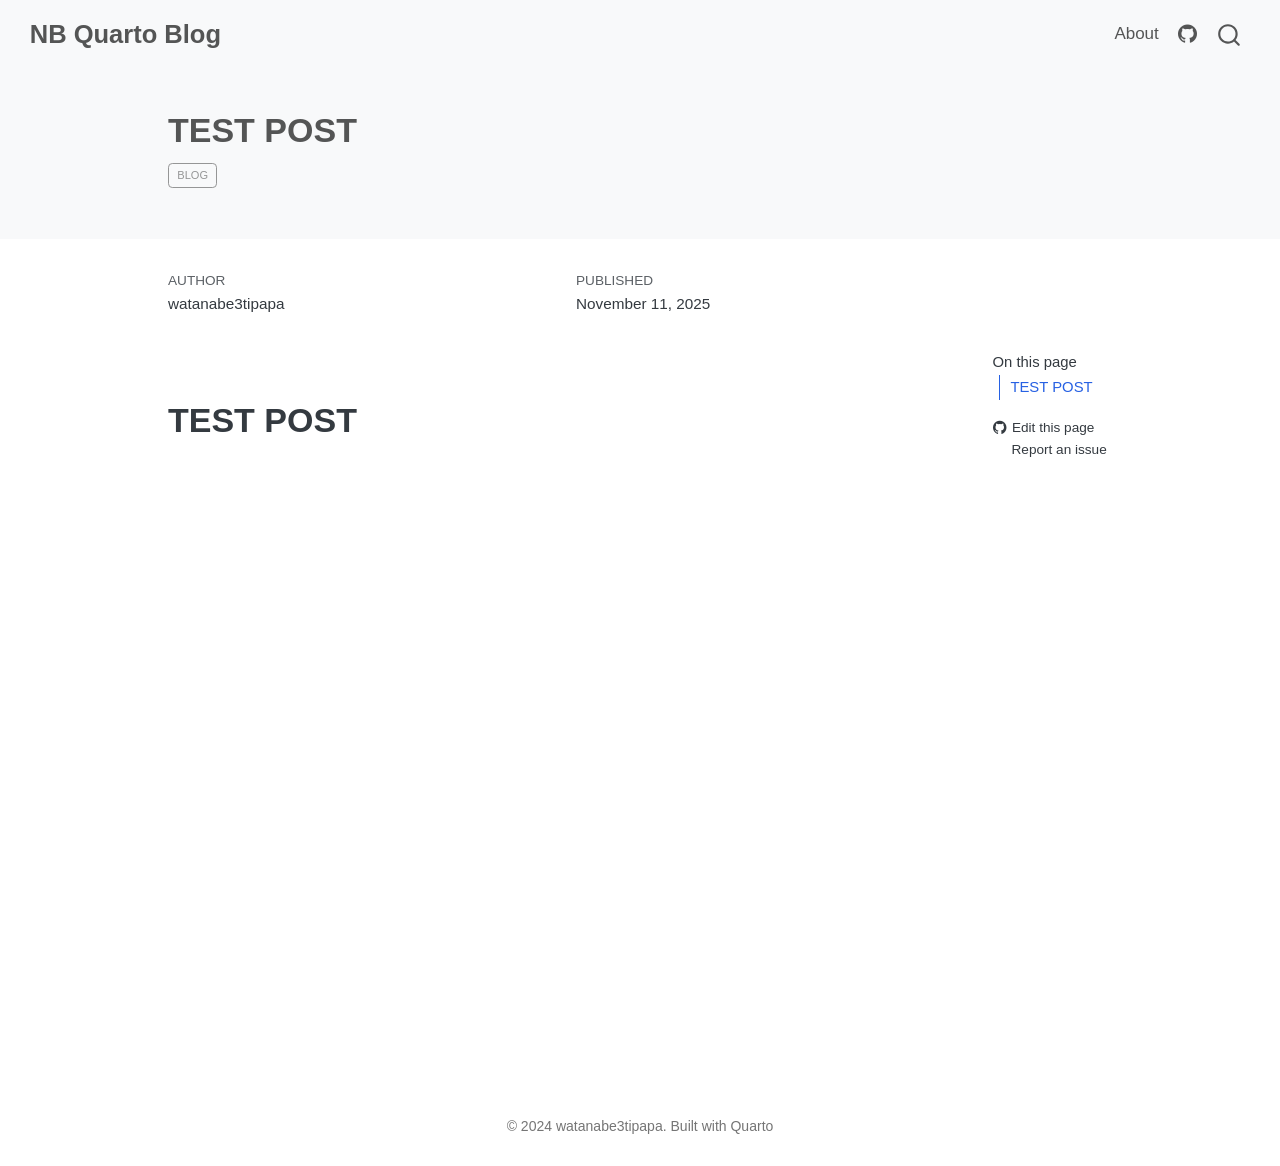
<file: docs/posts/blog/test-post/index.html>
<!DOCTYPE html>
<html xmlns="http://www.w3.org/1999/xhtml" lang="en" xml:lang="en"><head>

<meta charset="utf-8">
<meta name="generator" content="quarto-1.9.37">

<meta name="viewport" content="width=device-width, initial-scale=1.0, user-scalable=yes">

<meta name="author" content="watanabe3tipapa">
<meta name="dcterms.date" content="2025-11-11">

<title>TEST POST – NB Quarto Blog</title>
<style>
/* Default styles provided by pandoc.
** See https://pandoc.org/MANUAL.html#variables-for-html for config info.
*/
code{white-space: pre-wrap;}
span.smallcaps{font-variant: small-caps;}
div.columns{display: flex; gap: min(4vw, 1.5em);}
div.column{flex: auto; overflow-x: auto;}
div.hanging-indent{margin-left: 1.5em; text-indent: -1.5em;}
ul.task-list{list-style: none;}
ul.task-list li input[type="checkbox"] {
  width: 0.8em;
  margin: 0 0.8em 0.2em -1em; /* quarto-specific, see https://github.com/quarto-dev/quarto-cli/issues/4556 */ 
  vertical-align: middle;
}
</style>


<script src="../../../site_libs/quarto-nav/quarto-nav.js"></script>
<script src="../../../site_libs/quarto-nav/headroom.min.js"></script>
<script src="../../../site_libs/clipboard/clipboard.min.js"></script>
<script src="../../../site_libs/quarto-search/autocomplete.umd.js"></script>
<script src="../../../site_libs/quarto-search/fuse.min.js"></script>
<script src="../../../site_libs/quarto-search/quarto-search.js"></script>
<meta name="quarto:offset" content="../../../">
<script src="../../../site_libs/quarto-html/quarto.js" type="module"></script>
<script src="../../../site_libs/quarto-html/tabsets/tabsets.js" type="module"></script>
<script src="../../../site_libs/quarto-html/popper.min.js"></script>
<script src="../../../site_libs/quarto-html/tippy.umd.min.js"></script>
<script src="../../../site_libs/quarto-html/anchor.min.js"></script>
<link href="../../../site_libs/quarto-html/tippy.css" rel="stylesheet">
<link href="../../../site_libs/quarto-html/quarto-syntax-highlighting-7f8f88aac4f3542376d5c11b86a4c14d.css" rel="stylesheet" id="quarto-text-highlighting-styles">
<script src="../../../site_libs/bootstrap/bootstrap.min.js"></script>
<link href="../../../site_libs/bootstrap/bootstrap-icons.css" rel="stylesheet">
<link href="../../../site_libs/bootstrap/bootstrap-4d3f3448f837ff03356db176d8adb603.min.css" rel="stylesheet" append-hash="true" id="quarto-bootstrap" data-mode="light">
<script id="quarto-search-options" type="application/json">{
  "location": "navbar",
  "copy-button": false,
  "collapse-after": 3,
  "panel-placement": "end",
  "type": "overlay",
  "limit": 50,
  "keyboard-shortcut": [
    "f",
    "/",
    "s"
  ],
  "show-item-context": false,
  "language": {
    "search-no-results-text": "No results",
    "search-matching-documents-text": "matching documents",
    "search-copy-link-title": "Copy link to search",
    "search-hide-matches-text": "Hide additional matches",
    "search-more-match-text": "more match in this document",
    "search-more-matches-text": "more matches in this document",
    "search-clear-button-title": "Clear",
    "search-text-placeholder": "",
    "search-detached-cancel-button-title": "Cancel",
    "search-submit-button-title": "Submit",
    "search-label": "Search"
  }
}</script>


<link rel="stylesheet" href="../../../styles.css">
<meta property="og:title" content="TEST POST – NB Quarto Blog">
<meta property="og:site_name" content="NB Quarto Blog">
<meta name="twitter:title" content="TEST POST – NB Quarto Blog">
<meta name="twitter:creator" content="@watanabe3tipapa">
<meta name="twitter:site" content="@watanabe3tipapa">
<meta name="twitter:card" content="summary">
</head>

<body class="nav-fixed quarto-light">

<div id="quarto-search-results"></div>
  <header id="quarto-header" class="headroom fixed-top quarto-banner">
    <nav class="navbar navbar-expand-lg " data-bs-theme="dark">
      <div class="navbar-container container-fluid">
      <div class="navbar-brand-container mx-auto">
    <a class="navbar-brand" href="../../../index.html">
    <span class="navbar-title">NB Quarto Blog</span>
    </a>
  </div>
            <div id="quarto-search" class="" title="Search"></div>
          <button class="navbar-toggler" type="button" data-bs-toggle="collapse" data-bs-target="#navbarCollapse" aria-controls="navbarCollapse" role="menu" aria-expanded="false" aria-label="Toggle navigation" onclick="if (window.quartoToggleHeadroom) { window.quartoToggleHeadroom(); }">
  <span class="navbar-toggler-icon"></span>
</button>
          <div class="collapse navbar-collapse" id="navbarCollapse">
            <ul class="navbar-nav navbar-nav-scroll ms-auto">
  <li class="nav-item">
    <a class="nav-link" href="../../../about.html"> 
<span class="menu-text">About</span></a>
  </li>  
  <li class="nav-item compact">
    <a class="nav-link" href="https://github.com/watanabe3tipapa"> <i class="bi bi-github" role="img" aria-label="GitHub">
</i> 
<span class="menu-text"></span></a>
  </li>  
</ul>
          </div> <!-- /navcollapse -->
            <div class="quarto-navbar-tools">
</div>
      </div> <!-- /container-fluid -->
    </nav>
</header>
<!-- content -->
<header id="title-block-header" class="quarto-title-block default page-columns page-full">
  <div class="quarto-title-banner page-columns page-full">
    <div class="quarto-title column-body">
      <h1 class="title">TEST POST</h1>
                                <div class="quarto-categories">
                <div class="quarto-category">blog</div>
              </div>
                  </div>
  </div>
    
  
  <div class="quarto-title-meta">

      <div>
      <div class="quarto-title-meta-heading">Author</div>
      <div class="quarto-title-meta-contents">
               <p>watanabe3tipapa </p>
            </div>
    </div>
      
      <div>
      <div class="quarto-title-meta-heading">Published</div>
      <div class="quarto-title-meta-contents">
        <p class="date">November 11, 2025</p>
      </div>
    </div>
    
      
    </div>
    
  
  </header><div id="quarto-content" class="quarto-container page-columns page-rows-contents page-layout-article page-navbar">
<!-- sidebar -->
<!-- margin-sidebar -->
    <div id="quarto-margin-sidebar" class="sidebar margin-sidebar">
        <nav id="TOC" role="doc-toc" class="toc-active">
    <h2 id="toc-title">On this page</h2>
   
  <ul>
  <li><a href="#test-post" id="toc-test-post" class="nav-link active" data-scroll-target="#test-post">TEST POST</a></li>
  </ul>
<div class="toc-actions"><ul><li><a href="https://github.com/watanabe3tipapa/nb-quarto-blog/edit/main/posts/blog/test-post/index.qmd" class="toc-action"><i class="bi bi-github"></i>Edit this page</a></li><li><a href="https://github.com/watanabe3tipapa/nb-quarto-blog/issues/new" class="toc-action"><i class="bi empty"></i>Report an issue</a></li></ul></div></nav>
    </div>
<!-- main -->
<main class="content quarto-banner-title-block" id="quarto-document-content">





<section id="test-post" class="level1">
<h1>TEST POST</h1>


</section>

</main> <!-- /main -->
<script id="quarto-html-after-body" type="application/javascript">
  window.document.addEventListener("DOMContentLoaded", function (event) {
    const icon = "";
    const anchorJS = new window.AnchorJS();
    anchorJS.options = {
      placement: 'right',
      icon: icon
    };
    anchorJS.add('.anchored');
    const isCodeAnnotation = (el) => {
      for (const clz of el.classList) {
        if (clz.startsWith('code-annotation-')) {                     
          return true;
        }
      }
      return false;
    }
    const onCopySuccess = function(e) {
      // button target
      const button = e.trigger;
      // don't keep focus
      button.blur();
      // flash "checked"
      button.classList.add('code-copy-button-checked');
      var currentTitle = button.getAttribute("title");
      button.setAttribute("title", "Copied!");
      let tooltip;
      if (window.bootstrap) {
        button.setAttribute("data-bs-toggle", "tooltip");
        button.setAttribute("data-bs-placement", "left");
        button.setAttribute("data-bs-title", "Copied!");
        tooltip = new bootstrap.Tooltip(button, 
          { trigger: "manual", 
            customClass: "code-copy-button-tooltip",
            offset: [0, -8]});
        tooltip.show();    
      }
      setTimeout(function() {
        if (tooltip) {
          tooltip.hide();
          button.removeAttribute("data-bs-title");
          button.removeAttribute("data-bs-toggle");
          button.removeAttribute("data-bs-placement");
        }
        button.setAttribute("title", currentTitle);
        button.classList.remove('code-copy-button-checked');
      }, 1000);
      // clear code selection
      e.clearSelection();
    }
    const getTextToCopy = function(trigger) {
      const outerScaffold = trigger.parentElement.cloneNode(true);
      const codeEl = outerScaffold.querySelector('code');
      for (const childEl of codeEl.children) {
        if (isCodeAnnotation(childEl)) {
          childEl.remove();
        }
      }
      return codeEl.innerText;
    }
    const clipboard = new window.ClipboardJS('.code-copy-button:not([data-in-quarto-modal])', {
      text: getTextToCopy
    });
    clipboard.on('success', onCopySuccess);
    if (window.document.getElementById('quarto-embedded-source-code-modal')) {
      const clipboardModal = new window.ClipboardJS('.code-copy-button[data-in-quarto-modal]', {
        text: getTextToCopy,
        container: window.document.getElementById('quarto-embedded-source-code-modal')
      });
      clipboardModal.on('success', onCopySuccess);
    }
      var localhostRegex = new RegExp(/^(?:http|https):\/\/localhost\:?[0-9]*\//);
      var mailtoRegex = new RegExp(/^mailto:/);
        var filterRegex = new RegExp("https:\/\/watanabe3tipapa\.github\.io\/nb-quarto-blog");
      var isInternal = (href) => {
          return filterRegex.test(href) || localhostRegex.test(href) || mailtoRegex.test(href);
      }
      // Inspect non-navigation links and adorn them if external
     var links = window.document.querySelectorAll('a[href]:not(.nav-link):not(.navbar-brand):not(.toc-action):not(.sidebar-link):not(.sidebar-item-toggle):not(.pagination-link):not(.no-external):not([aria-hidden]):not(.dropdown-item):not(.quarto-navigation-tool):not(.about-link)');
      for (var i=0; i<links.length; i++) {
        const link = links[i];
        if (!isInternal(link.href)) {
          // undo the damage that might have been done by quarto-nav.js in the case of
          // links that we want to consider external
          if (link.dataset.originalHref !== undefined) {
            link.href = link.dataset.originalHref;
          }
        }
      }
    function tippyHover(el, contentFn, onTriggerFn, onUntriggerFn) {
      const config = {
        allowHTML: true,
        maxWidth: 500,
        delay: 100,
        arrow: false,
        appendTo: function(el) {
            return el.parentElement;
        },
        interactive: true,
        interactiveBorder: 10,
        theme: 'quarto',
        placement: 'bottom-start',
      };
      if (contentFn) {
        config.content = contentFn;
      }
      if (onTriggerFn) {
        config.onTrigger = onTriggerFn;
      }
      if (onUntriggerFn) {
        config.onUntrigger = onUntriggerFn;
      }
      window.tippy(el, config); 
    }
    const noterefs = window.document.querySelectorAll('a[role="doc-noteref"]');
    for (var i=0; i<noterefs.length; i++) {
      const ref = noterefs[i];
      tippyHover(ref, function() {
        // use id or data attribute instead here
        let href = ref.getAttribute('data-footnote-href') || ref.getAttribute('href');
        try { href = new URL(href).hash; } catch {}
        const id = href.replace(/^#\/?/, "");
        const note = window.document.getElementById(id);
        if (note) {
          return note.innerHTML;
        } else {
          return "";
        }
      });
    }
    const xrefs = window.document.querySelectorAll('a.quarto-xref');
    const processXRef = (id, note) => {
      // Strip column container classes
      const stripColumnClz = (el) => {
        el.classList.remove("page-full", "page-columns");
        if (el.children) {
          for (const child of el.children) {
            stripColumnClz(child);
          }
        }
      }
      stripColumnClz(note)
      if (id === null || id.startsWith('sec-')) {
        // Special case sections, only their first couple elements
        const container = document.createElement("div");
        if (note.children && note.children.length > 2) {
          container.appendChild(note.children[0].cloneNode(true));
          for (let i = 1; i < note.children.length; i++) {
            const child = note.children[i];
            if (child.tagName === "P" && child.innerText === "") {
              continue;
            } else {
              container.appendChild(child.cloneNode(true));
              break;
            }
          }
          if (window.Quarto?.typesetMath) {
            window.Quarto.typesetMath(container);
          }
          return container.innerHTML
        } else {
          if (window.Quarto?.typesetMath) {
            window.Quarto.typesetMath(note);
          }
          return note.innerHTML;
        }
      } else {
        // Remove any anchor links if they are present
        const anchorLink = note.querySelector('a.anchorjs-link');
        if (anchorLink) {
          anchorLink.remove();
        }
        if (window.Quarto?.typesetMath) {
          window.Quarto.typesetMath(note);
        }
        if (note.classList.contains("callout")) {
          return note.outerHTML;
        } else {
          return note.innerHTML;
        }
      }
    }
    for (var i=0; i<xrefs.length; i++) {
      const xref = xrefs[i];
      tippyHover(xref, undefined, function(instance) {
        instance.disable();
        let url = xref.getAttribute('href');
        let hash = undefined; 
        if (url.startsWith('#')) {
          hash = url;
        } else {
          try { hash = new URL(url).hash; } catch {}
        }
        if (hash) {
          const id = hash.replace(/^#\/?/, "");
          const note = window.document.getElementById(id);
          if (note !== null) {
            try {
              const html = processXRef(id, note.cloneNode(true));
              instance.setContent(html);
            } finally {
              instance.enable();
              instance.show();
            }
          } else {
            // See if we can fetch this
            fetch(url.split('#')[0])
            .then(res => res.text())
            .then(html => {
              const parser = new DOMParser();
              const htmlDoc = parser.parseFromString(html, "text/html");
              const note = htmlDoc.getElementById(id);
              if (note !== null) {
                const html = processXRef(id, note);
                instance.setContent(html);
              } 
            }).finally(() => {
              instance.enable();
              instance.show();
            });
          }
        } else {
          // See if we can fetch a full url (with no hash to target)
          // This is a special case and we should probably do some content thinning / targeting
          fetch(url)
          .then(res => res.text())
          .then(html => {
            const parser = new DOMParser();
            const htmlDoc = parser.parseFromString(html, "text/html");
            const note = htmlDoc.querySelector('main.content');
            if (note !== null) {
              // This should only happen for chapter cross references
              // (since there is no id in the URL)
              // remove the first header
              if (note.children.length > 0 && note.children[0].tagName === "HEADER") {
                note.children[0].remove();
              }
              const html = processXRef(null, note);
              instance.setContent(html);
            } 
          }).finally(() => {
            instance.enable();
            instance.show();
          });
        }
      }, function(instance) {
      });
    }
        let selectedAnnoteEl;
        const selectorForAnnotation = ( cell, annotation) => {
          let cellAttr = 'data-code-cell="' + cell + '"';
          let lineAttr = 'data-code-annotation="' +  annotation + '"';
          const selector = 'span[' + cellAttr + '][' + lineAttr + ']';
          return selector;
        }
        const selectCodeLines = (annoteEl) => {
          const doc = window.document;
          const targetCell = annoteEl.getAttribute("data-target-cell");
          const targetAnnotation = annoteEl.getAttribute("data-target-annotation");
          const annoteSpan = window.document.querySelector(selectorForAnnotation(targetCell, targetAnnotation));
          const lines = annoteSpan.getAttribute("data-code-lines").split(",");
          const lineIds = lines.map((line) => {
            return targetCell + "-" + line;
          })
          let top = null;
          let height = null;
          let parent = null;
          if (lineIds.length > 0) {
              //compute the position of the single el (top and bottom and make a div)
              const el = window.document.getElementById(lineIds[0]);
              top = el.offsetTop;
              height = el.offsetHeight;
              parent = el.parentElement.parentElement;
            if (lineIds.length > 1) {
              const lastEl = window.document.getElementById(lineIds[lineIds.length - 1]);
              const bottom = lastEl.offsetTop + lastEl.offsetHeight;
              height = bottom - top;
            }
            if (top !== null && height !== null && parent !== null) {
              // cook up a div (if necessary) and position it 
              let div = window.document.getElementById("code-annotation-line-highlight");
              if (div === null) {
                div = window.document.createElement("div");
                div.setAttribute("id", "code-annotation-line-highlight");
                div.style.position = 'absolute';
                parent.appendChild(div);
              }
              div.style.top = top - 2 + "px";
              div.style.height = height + 4 + "px";
              div.style.left = 0;
              let gutterDiv = window.document.getElementById("code-annotation-line-highlight-gutter");
              if (gutterDiv === null) {
                gutterDiv = window.document.createElement("div");
                gutterDiv.setAttribute("id", "code-annotation-line-highlight-gutter");
                gutterDiv.style.position = 'absolute';
                const codeCell = window.document.getElementById(targetCell);
                const gutter = codeCell.querySelector('.code-annotation-gutter');
                gutter.appendChild(gutterDiv);
              }
              gutterDiv.style.top = top - 2 + "px";
              gutterDiv.style.height = height + 4 + "px";
            }
            selectedAnnoteEl = annoteEl;
          }
        };
        const unselectCodeLines = () => {
          const elementsIds = ["code-annotation-line-highlight", "code-annotation-line-highlight-gutter"];
          elementsIds.forEach((elId) => {
            const div = window.document.getElementById(elId);
            if (div) {
              div.remove();
            }
          });
          selectedAnnoteEl = undefined;
        };
          // Handle positioning of the toggle
      window.addEventListener(
        "resize",
        throttle(() => {
          elRect = undefined;
          if (selectedAnnoteEl) {
            selectCodeLines(selectedAnnoteEl);
          }
        }, 10)
      );
      function throttle(fn, ms) {
      let throttle = false;
      let timer;
        return (...args) => {
          if(!throttle) { // first call gets through
              fn.apply(this, args);
              throttle = true;
          } else { // all the others get throttled
              if(timer) clearTimeout(timer); // cancel #2
              timer = setTimeout(() => {
                fn.apply(this, args);
                timer = throttle = false;
              }, ms);
          }
        };
      }
        // Attach click handler to the DT
        const annoteDls = window.document.querySelectorAll('dt[data-target-cell]');
        for (const annoteDlNode of annoteDls) {
          annoteDlNode.addEventListener('click', (event) => {
            const clickedEl = event.target;
            if (clickedEl !== selectedAnnoteEl) {
              unselectCodeLines();
              const activeEl = window.document.querySelector('dt[data-target-cell].code-annotation-active');
              if (activeEl) {
                activeEl.classList.remove('code-annotation-active');
              }
              selectCodeLines(clickedEl);
              clickedEl.classList.add('code-annotation-active');
            } else {
              // Unselect the line
              unselectCodeLines();
              clickedEl.classList.remove('code-annotation-active');
            }
          });
        }
    const findCites = (el) => {
      const parentEl = el.parentElement;
      if (parentEl) {
        const cites = parentEl.dataset.cites;
        if (cites) {
          return {
            el,
            cites: cites.split(' ')
          };
        } else {
          return findCites(el.parentElement)
        }
      } else {
        return undefined;
      }
    };
    var bibliorefs = window.document.querySelectorAll('a[role="doc-biblioref"]');
    for (var i=0; i<bibliorefs.length; i++) {
      const ref = bibliorefs[i];
      const citeInfo = findCites(ref);
      if (citeInfo) {
        tippyHover(citeInfo.el, function() {
          var popup = window.document.createElement('div');
          citeInfo.cites.forEach(function(cite) {
            var citeDiv = window.document.createElement('div');
            citeDiv.classList.add('hanging-indent');
            citeDiv.classList.add('csl-entry');
            var biblioDiv = window.document.getElementById('ref-' + cite);
            if (biblioDiv) {
              citeDiv.innerHTML = biblioDiv.innerHTML;
            }
            popup.appendChild(citeDiv);
          });
          return popup.innerHTML;
        });
      }
    }
  });
  </script>
</div> <!-- /content -->
<footer class="footer">
  <div class="nav-footer">
    <div class="nav-footer-left">
      &nbsp;
    </div>   
    <div class="nav-footer-center">
<p>© 2024 watanabe3tipapa. Built with <a href="https://quarto.org/">Quarto</a></p>
<div class="toc-actions d-sm-block d-md-none"><ul><li><a href="https://github.com/watanabe3tipapa/nb-quarto-blog/edit/main/posts/blog/test-post/index.qmd" class="toc-action"><i class="bi bi-github"></i>Edit this page</a></li><li><a href="https://github.com/watanabe3tipapa/nb-quarto-blog/issues/new" class="toc-action"><i class="bi empty"></i>Report an issue</a></li></ul></div></div>
    <div class="nav-footer-right">
      &nbsp;
    </div>
  </div>
</footer>




</body></html>
</file>
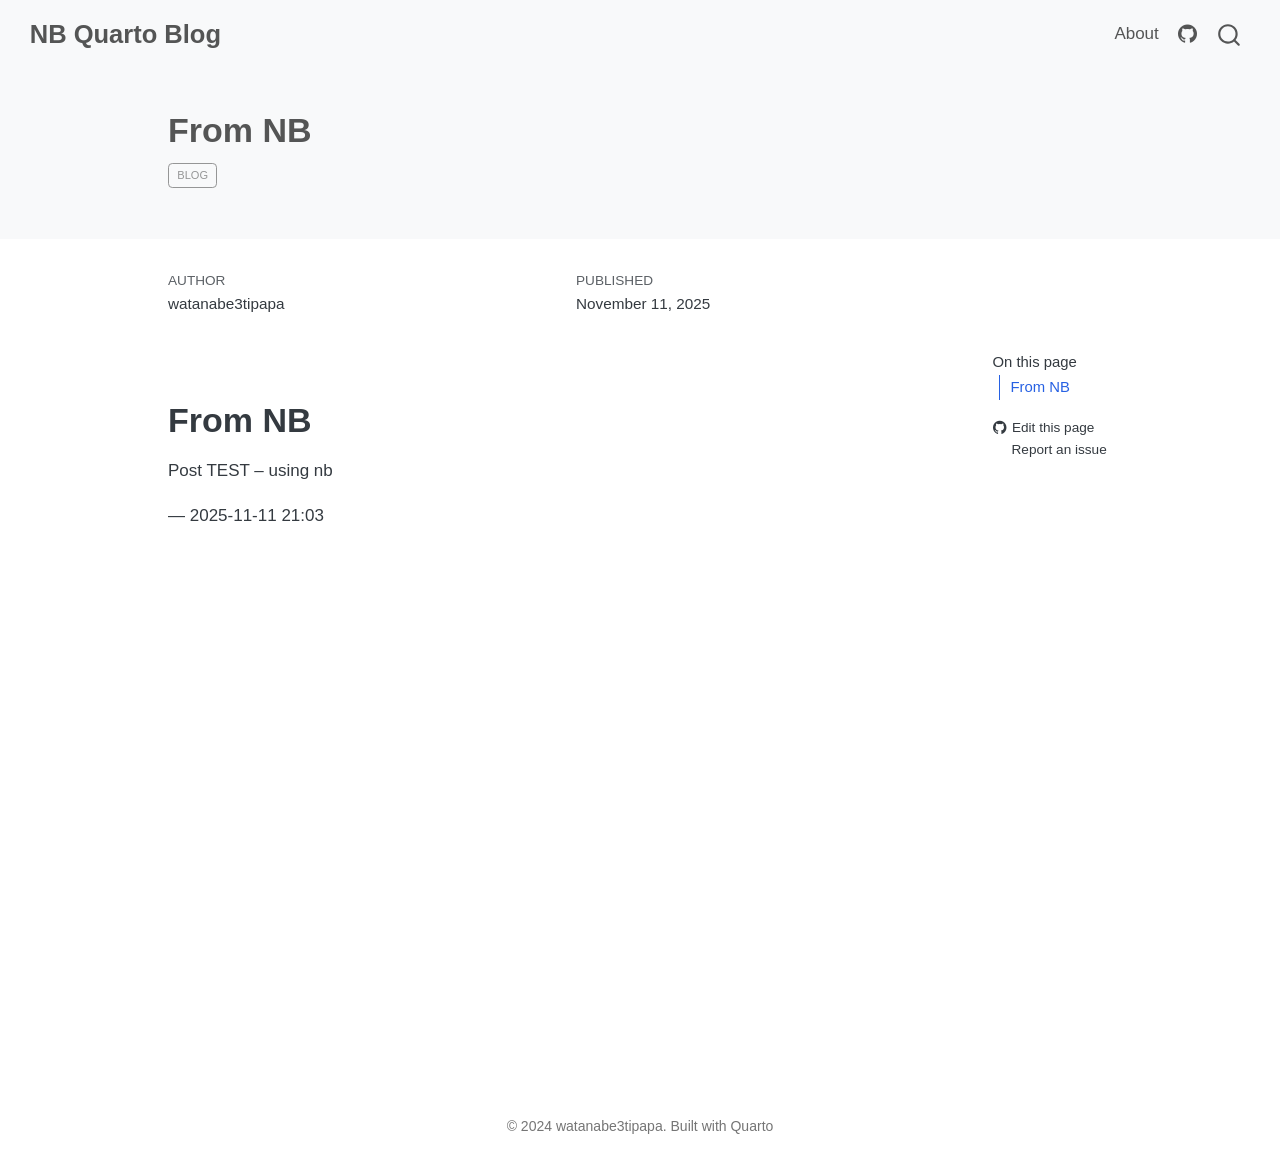
<file: docs/posts/programming/from-nb/index.html>
<!DOCTYPE html>
<html xmlns="http://www.w3.org/1999/xhtml" lang="en" xml:lang="en"><head>

<meta charset="utf-8">
<meta name="generator" content="quarto-1.9.37">

<meta name="viewport" content="width=device-width, initial-scale=1.0, user-scalable=yes">

<meta name="author" content="watanabe3tipapa">
<meta name="dcterms.date" content="2025-11-11">

<title>From NB – NB Quarto Blog</title>
<style>
/* Default styles provided by pandoc.
** See https://pandoc.org/MANUAL.html#variables-for-html for config info.
*/
code{white-space: pre-wrap;}
span.smallcaps{font-variant: small-caps;}
div.columns{display: flex; gap: min(4vw, 1.5em);}
div.column{flex: auto; overflow-x: auto;}
div.hanging-indent{margin-left: 1.5em; text-indent: -1.5em;}
ul.task-list{list-style: none;}
ul.task-list li input[type="checkbox"] {
  width: 0.8em;
  margin: 0 0.8em 0.2em -1em; /* quarto-specific, see https://github.com/quarto-dev/quarto-cli/issues/4556 */ 
  vertical-align: middle;
}
</style>


<script src="../../../site_libs/quarto-nav/quarto-nav.js"></script>
<script src="../../../site_libs/quarto-nav/headroom.min.js"></script>
<script src="../../../site_libs/clipboard/clipboard.min.js"></script>
<script src="../../../site_libs/quarto-search/autocomplete.umd.js"></script>
<script src="../../../site_libs/quarto-search/fuse.min.js"></script>
<script src="../../../site_libs/quarto-search/quarto-search.js"></script>
<meta name="quarto:offset" content="../../../">
<script src="../../../site_libs/quarto-html/quarto.js" type="module"></script>
<script src="../../../site_libs/quarto-html/tabsets/tabsets.js" type="module"></script>
<script src="../../../site_libs/quarto-html/popper.min.js"></script>
<script src="../../../site_libs/quarto-html/tippy.umd.min.js"></script>
<script src="../../../site_libs/quarto-html/anchor.min.js"></script>
<link href="../../../site_libs/quarto-html/tippy.css" rel="stylesheet">
<link href="../../../site_libs/quarto-html/quarto-syntax-highlighting-7f8f88aac4f3542376d5c11b86a4c14d.css" rel="stylesheet" id="quarto-text-highlighting-styles">
<script src="../../../site_libs/bootstrap/bootstrap.min.js"></script>
<link href="../../../site_libs/bootstrap/bootstrap-icons.css" rel="stylesheet">
<link href="../../../site_libs/bootstrap/bootstrap-4d3f3448f837ff03356db176d8adb603.min.css" rel="stylesheet" append-hash="true" id="quarto-bootstrap" data-mode="light">
<script id="quarto-search-options" type="application/json">{
  "location": "navbar",
  "copy-button": false,
  "collapse-after": 3,
  "panel-placement": "end",
  "type": "overlay",
  "limit": 50,
  "keyboard-shortcut": [
    "f",
    "/",
    "s"
  ],
  "show-item-context": false,
  "language": {
    "search-no-results-text": "No results",
    "search-matching-documents-text": "matching documents",
    "search-copy-link-title": "Copy link to search",
    "search-hide-matches-text": "Hide additional matches",
    "search-more-match-text": "more match in this document",
    "search-more-matches-text": "more matches in this document",
    "search-clear-button-title": "Clear",
    "search-text-placeholder": "",
    "search-detached-cancel-button-title": "Cancel",
    "search-submit-button-title": "Submit",
    "search-label": "Search"
  }
}</script>


<link rel="stylesheet" href="../../../styles.css">
<meta property="og:title" content="From NB – NB Quarto Blog">
<meta property="og:description" content="A blog about data science, programming, and technology by watanabe3tipapa">
<meta property="og:site_name" content="NB Quarto Blog">
<meta name="twitter:title" content="From NB – NB Quarto Blog">
<meta name="twitter:description" content="A blog about data science, programming, and technology by watanabe3tipapa">
<meta name="twitter:creator" content="@watanabe3tipapa">
<meta name="twitter:site" content="@watanabe3tipapa">
<meta name="twitter:card" content="summary">
</head>

<body class="nav-fixed quarto-light">

<div id="quarto-search-results"></div>
  <header id="quarto-header" class="headroom fixed-top quarto-banner">
    <nav class="navbar navbar-expand-lg " data-bs-theme="dark">
      <div class="navbar-container container-fluid">
      <div class="navbar-brand-container mx-auto">
    <a class="navbar-brand" href="../../../index.html">
    <span class="navbar-title">NB Quarto Blog</span>
    </a>
  </div>
            <div id="quarto-search" class="" title="Search"></div>
          <button class="navbar-toggler" type="button" data-bs-toggle="collapse" data-bs-target="#navbarCollapse" aria-controls="navbarCollapse" role="menu" aria-expanded="false" aria-label="Toggle navigation" onclick="if (window.quartoToggleHeadroom) { window.quartoToggleHeadroom(); }">
  <span class="navbar-toggler-icon"></span>
</button>
          <div class="collapse navbar-collapse" id="navbarCollapse">
            <ul class="navbar-nav navbar-nav-scroll ms-auto">
  <li class="nav-item">
    <a class="nav-link" href="../../../about.html"> 
<span class="menu-text">About</span></a>
  </li>  
  <li class="nav-item compact">
    <a class="nav-link" href="https://github.com/watanabe3tipapa"> <i class="bi bi-github" role="img" aria-label="GitHub">
</i> 
<span class="menu-text"></span></a>
  </li>  
</ul>
          </div> <!-- /navcollapse -->
            <div class="quarto-navbar-tools">
</div>
      </div> <!-- /container-fluid -->
    </nav>
</header>
<!-- content -->
<header id="title-block-header" class="quarto-title-block default page-columns page-full">
  <div class="quarto-title-banner page-columns page-full">
    <div class="quarto-title column-body">
      <h1 class="title">From NB</h1>
                                <div class="quarto-categories">
                <div class="quarto-category">blog</div>
              </div>
                  </div>
  </div>
    
  
  <div class="quarto-title-meta">

      <div>
      <div class="quarto-title-meta-heading">Author</div>
      <div class="quarto-title-meta-contents">
               <p>watanabe3tipapa </p>
            </div>
    </div>
      
      <div>
      <div class="quarto-title-meta-heading">Published</div>
      <div class="quarto-title-meta-contents">
        <p class="date">November 11, 2025</p>
      </div>
    </div>
    
      
    </div>
    
  
  </header><div id="quarto-content" class="quarto-container page-columns page-rows-contents page-layout-article page-navbar">
<!-- sidebar -->
<!-- margin-sidebar -->
    <div id="quarto-margin-sidebar" class="sidebar margin-sidebar">
        <nav id="TOC" role="doc-toc" class="toc-active">
    <h2 id="toc-title">On this page</h2>
   
  <ul>
  <li><a href="#from-nb" id="toc-from-nb" class="nav-link active" data-scroll-target="#from-nb">From NB</a></li>
  </ul>
<div class="toc-actions"><ul><li><a href="https://github.com/watanabe3tipapa/nb-quarto-blog/edit/main/posts/programming/from-nb/index.qmd" class="toc-action"><i class="bi bi-github"></i>Edit this page</a></li><li><a href="https://github.com/watanabe3tipapa/nb-quarto-blog/issues/new" class="toc-action"><i class="bi empty"></i>Report an issue</a></li></ul></div></nav>
    </div>
<!-- main -->
<main class="content quarto-banner-title-block" id="quarto-document-content">





<section id="from-nb" class="level1">
<h1>From NB</h1>
<p>Post TEST – using nb</p>
<p>— 2025-11-11 21:03</p>


</section>

</main> <!-- /main -->
<script id="quarto-html-after-body" type="application/javascript">
  window.document.addEventListener("DOMContentLoaded", function (event) {
    const icon = "";
    const anchorJS = new window.AnchorJS();
    anchorJS.options = {
      placement: 'right',
      icon: icon
    };
    anchorJS.add('.anchored');
    const isCodeAnnotation = (el) => {
      for (const clz of el.classList) {
        if (clz.startsWith('code-annotation-')) {                     
          return true;
        }
      }
      return false;
    }
    const onCopySuccess = function(e) {
      // button target
      const button = e.trigger;
      // don't keep focus
      button.blur();
      // flash "checked"
      button.classList.add('code-copy-button-checked');
      var currentTitle = button.getAttribute("title");
      button.setAttribute("title", "Copied!");
      let tooltip;
      if (window.bootstrap) {
        button.setAttribute("data-bs-toggle", "tooltip");
        button.setAttribute("data-bs-placement", "left");
        button.setAttribute("data-bs-title", "Copied!");
        tooltip = new bootstrap.Tooltip(button, 
          { trigger: "manual", 
            customClass: "code-copy-button-tooltip",
            offset: [0, -8]});
        tooltip.show();    
      }
      setTimeout(function() {
        if (tooltip) {
          tooltip.hide();
          button.removeAttribute("data-bs-title");
          button.removeAttribute("data-bs-toggle");
          button.removeAttribute("data-bs-placement");
        }
        button.setAttribute("title", currentTitle);
        button.classList.remove('code-copy-button-checked');
      }, 1000);
      // clear code selection
      e.clearSelection();
    }
    const getTextToCopy = function(trigger) {
      const outerScaffold = trigger.parentElement.cloneNode(true);
      const codeEl = outerScaffold.querySelector('code');
      for (const childEl of codeEl.children) {
        if (isCodeAnnotation(childEl)) {
          childEl.remove();
        }
      }
      return codeEl.innerText;
    }
    const clipboard = new window.ClipboardJS('.code-copy-button:not([data-in-quarto-modal])', {
      text: getTextToCopy
    });
    clipboard.on('success', onCopySuccess);
    if (window.document.getElementById('quarto-embedded-source-code-modal')) {
      const clipboardModal = new window.ClipboardJS('.code-copy-button[data-in-quarto-modal]', {
        text: getTextToCopy,
        container: window.document.getElementById('quarto-embedded-source-code-modal')
      });
      clipboardModal.on('success', onCopySuccess);
    }
      var localhostRegex = new RegExp(/^(?:http|https):\/\/localhost\:?[0-9]*\//);
      var mailtoRegex = new RegExp(/^mailto:/);
        var filterRegex = new RegExp("https:\/\/watanabe3tipapa\.github\.io\/nb-quarto-blog");
      var isInternal = (href) => {
          return filterRegex.test(href) || localhostRegex.test(href) || mailtoRegex.test(href);
      }
      // Inspect non-navigation links and adorn them if external
     var links = window.document.querySelectorAll('a[href]:not(.nav-link):not(.navbar-brand):not(.toc-action):not(.sidebar-link):not(.sidebar-item-toggle):not(.pagination-link):not(.no-external):not([aria-hidden]):not(.dropdown-item):not(.quarto-navigation-tool):not(.about-link)');
      for (var i=0; i<links.length; i++) {
        const link = links[i];
        if (!isInternal(link.href)) {
          // undo the damage that might have been done by quarto-nav.js in the case of
          // links that we want to consider external
          if (link.dataset.originalHref !== undefined) {
            link.href = link.dataset.originalHref;
          }
        }
      }
    function tippyHover(el, contentFn, onTriggerFn, onUntriggerFn) {
      const config = {
        allowHTML: true,
        maxWidth: 500,
        delay: 100,
        arrow: false,
        appendTo: function(el) {
            return el.parentElement;
        },
        interactive: true,
        interactiveBorder: 10,
        theme: 'quarto',
        placement: 'bottom-start',
      };
      if (contentFn) {
        config.content = contentFn;
      }
      if (onTriggerFn) {
        config.onTrigger = onTriggerFn;
      }
      if (onUntriggerFn) {
        config.onUntrigger = onUntriggerFn;
      }
      window.tippy(el, config); 
    }
    const noterefs = window.document.querySelectorAll('a[role="doc-noteref"]');
    for (var i=0; i<noterefs.length; i++) {
      const ref = noterefs[i];
      tippyHover(ref, function() {
        // use id or data attribute instead here
        let href = ref.getAttribute('data-footnote-href') || ref.getAttribute('href');
        try { href = new URL(href).hash; } catch {}
        const id = href.replace(/^#\/?/, "");
        const note = window.document.getElementById(id);
        if (note) {
          return note.innerHTML;
        } else {
          return "";
        }
      });
    }
    const xrefs = window.document.querySelectorAll('a.quarto-xref');
    const processXRef = (id, note) => {
      // Strip column container classes
      const stripColumnClz = (el) => {
        el.classList.remove("page-full", "page-columns");
        if (el.children) {
          for (const child of el.children) {
            stripColumnClz(child);
          }
        }
      }
      stripColumnClz(note)
      if (id === null || id.startsWith('sec-')) {
        // Special case sections, only their first couple elements
        const container = document.createElement("div");
        if (note.children && note.children.length > 2) {
          container.appendChild(note.children[0].cloneNode(true));
          for (let i = 1; i < note.children.length; i++) {
            const child = note.children[i];
            if (child.tagName === "P" && child.innerText === "") {
              continue;
            } else {
              container.appendChild(child.cloneNode(true));
              break;
            }
          }
          if (window.Quarto?.typesetMath) {
            window.Quarto.typesetMath(container);
          }
          return container.innerHTML
        } else {
          if (window.Quarto?.typesetMath) {
            window.Quarto.typesetMath(note);
          }
          return note.innerHTML;
        }
      } else {
        // Remove any anchor links if they are present
        const anchorLink = note.querySelector('a.anchorjs-link');
        if (anchorLink) {
          anchorLink.remove();
        }
        if (window.Quarto?.typesetMath) {
          window.Quarto.typesetMath(note);
        }
        if (note.classList.contains("callout")) {
          return note.outerHTML;
        } else {
          return note.innerHTML;
        }
      }
    }
    for (var i=0; i<xrefs.length; i++) {
      const xref = xrefs[i];
      tippyHover(xref, undefined, function(instance) {
        instance.disable();
        let url = xref.getAttribute('href');
        let hash = undefined; 
        if (url.startsWith('#')) {
          hash = url;
        } else {
          try { hash = new URL(url).hash; } catch {}
        }
        if (hash) {
          const id = hash.replace(/^#\/?/, "");
          const note = window.document.getElementById(id);
          if (note !== null) {
            try {
              const html = processXRef(id, note.cloneNode(true));
              instance.setContent(html);
            } finally {
              instance.enable();
              instance.show();
            }
          } else {
            // See if we can fetch this
            fetch(url.split('#')[0])
            .then(res => res.text())
            .then(html => {
              const parser = new DOMParser();
              const htmlDoc = parser.parseFromString(html, "text/html");
              const note = htmlDoc.getElementById(id);
              if (note !== null) {
                const html = processXRef(id, note);
                instance.setContent(html);
              } 
            }).finally(() => {
              instance.enable();
              instance.show();
            });
          }
        } else {
          // See if we can fetch a full url (with no hash to target)
          // This is a special case and we should probably do some content thinning / targeting
          fetch(url)
          .then(res => res.text())
          .then(html => {
            const parser = new DOMParser();
            const htmlDoc = parser.parseFromString(html, "text/html");
            const note = htmlDoc.querySelector('main.content');
            if (note !== null) {
              // This should only happen for chapter cross references
              // (since there is no id in the URL)
              // remove the first header
              if (note.children.length > 0 && note.children[0].tagName === "HEADER") {
                note.children[0].remove();
              }
              const html = processXRef(null, note);
              instance.setContent(html);
            } 
          }).finally(() => {
            instance.enable();
            instance.show();
          });
        }
      }, function(instance) {
      });
    }
        let selectedAnnoteEl;
        const selectorForAnnotation = ( cell, annotation) => {
          let cellAttr = 'data-code-cell="' + cell + '"';
          let lineAttr = 'data-code-annotation="' +  annotation + '"';
          const selector = 'span[' + cellAttr + '][' + lineAttr + ']';
          return selector;
        }
        const selectCodeLines = (annoteEl) => {
          const doc = window.document;
          const targetCell = annoteEl.getAttribute("data-target-cell");
          const targetAnnotation = annoteEl.getAttribute("data-target-annotation");
          const annoteSpan = window.document.querySelector(selectorForAnnotation(targetCell, targetAnnotation));
          const lines = annoteSpan.getAttribute("data-code-lines").split(",");
          const lineIds = lines.map((line) => {
            return targetCell + "-" + line;
          })
          let top = null;
          let height = null;
          let parent = null;
          if (lineIds.length > 0) {
              //compute the position of the single el (top and bottom and make a div)
              const el = window.document.getElementById(lineIds[0]);
              top = el.offsetTop;
              height = el.offsetHeight;
              parent = el.parentElement.parentElement;
            if (lineIds.length > 1) {
              const lastEl = window.document.getElementById(lineIds[lineIds.length - 1]);
              const bottom = lastEl.offsetTop + lastEl.offsetHeight;
              height = bottom - top;
            }
            if (top !== null && height !== null && parent !== null) {
              // cook up a div (if necessary) and position it 
              let div = window.document.getElementById("code-annotation-line-highlight");
              if (div === null) {
                div = window.document.createElement("div");
                div.setAttribute("id", "code-annotation-line-highlight");
                div.style.position = 'absolute';
                parent.appendChild(div);
              }
              div.style.top = top - 2 + "px";
              div.style.height = height + 4 + "px";
              div.style.left = 0;
              let gutterDiv = window.document.getElementById("code-annotation-line-highlight-gutter");
              if (gutterDiv === null) {
                gutterDiv = window.document.createElement("div");
                gutterDiv.setAttribute("id", "code-annotation-line-highlight-gutter");
                gutterDiv.style.position = 'absolute';
                const codeCell = window.document.getElementById(targetCell);
                const gutter = codeCell.querySelector('.code-annotation-gutter');
                gutter.appendChild(gutterDiv);
              }
              gutterDiv.style.top = top - 2 + "px";
              gutterDiv.style.height = height + 4 + "px";
            }
            selectedAnnoteEl = annoteEl;
          }
        };
        const unselectCodeLines = () => {
          const elementsIds = ["code-annotation-line-highlight", "code-annotation-line-highlight-gutter"];
          elementsIds.forEach((elId) => {
            const div = window.document.getElementById(elId);
            if (div) {
              div.remove();
            }
          });
          selectedAnnoteEl = undefined;
        };
          // Handle positioning of the toggle
      window.addEventListener(
        "resize",
        throttle(() => {
          elRect = undefined;
          if (selectedAnnoteEl) {
            selectCodeLines(selectedAnnoteEl);
          }
        }, 10)
      );
      function throttle(fn, ms) {
      let throttle = false;
      let timer;
        return (...args) => {
          if(!throttle) { // first call gets through
              fn.apply(this, args);
              throttle = true;
          } else { // all the others get throttled
              if(timer) clearTimeout(timer); // cancel #2
              timer = setTimeout(() => {
                fn.apply(this, args);
                timer = throttle = false;
              }, ms);
          }
        };
      }
        // Attach click handler to the DT
        const annoteDls = window.document.querySelectorAll('dt[data-target-cell]');
        for (const annoteDlNode of annoteDls) {
          annoteDlNode.addEventListener('click', (event) => {
            const clickedEl = event.target;
            if (clickedEl !== selectedAnnoteEl) {
              unselectCodeLines();
              const activeEl = window.document.querySelector('dt[data-target-cell].code-annotation-active');
              if (activeEl) {
                activeEl.classList.remove('code-annotation-active');
              }
              selectCodeLines(clickedEl);
              clickedEl.classList.add('code-annotation-active');
            } else {
              // Unselect the line
              unselectCodeLines();
              clickedEl.classList.remove('code-annotation-active');
            }
          });
        }
    const findCites = (el) => {
      const parentEl = el.parentElement;
      if (parentEl) {
        const cites = parentEl.dataset.cites;
        if (cites) {
          return {
            el,
            cites: cites.split(' ')
          };
        } else {
          return findCites(el.parentElement)
        }
      } else {
        return undefined;
      }
    };
    var bibliorefs = window.document.querySelectorAll('a[role="doc-biblioref"]');
    for (var i=0; i<bibliorefs.length; i++) {
      const ref = bibliorefs[i];
      const citeInfo = findCites(ref);
      if (citeInfo) {
        tippyHover(citeInfo.el, function() {
          var popup = window.document.createElement('div');
          citeInfo.cites.forEach(function(cite) {
            var citeDiv = window.document.createElement('div');
            citeDiv.classList.add('hanging-indent');
            citeDiv.classList.add('csl-entry');
            var biblioDiv = window.document.getElementById('ref-' + cite);
            if (biblioDiv) {
              citeDiv.innerHTML = biblioDiv.innerHTML;
            }
            popup.appendChild(citeDiv);
          });
          return popup.innerHTML;
        });
      }
    }
  });
  </script>
</div> <!-- /content -->
<footer class="footer">
  <div class="nav-footer">
    <div class="nav-footer-left">
      &nbsp;
    </div>   
    <div class="nav-footer-center">
<p>© 2024 watanabe3tipapa. Built with <a href="https://quarto.org/">Quarto</a></p>
<div class="toc-actions d-sm-block d-md-none"><ul><li><a href="https://github.com/watanabe3tipapa/nb-quarto-blog/edit/main/posts/programming/from-nb/index.qmd" class="toc-action"><i class="bi bi-github"></i>Edit this page</a></li><li><a href="https://github.com/watanabe3tipapa/nb-quarto-blog/issues/new" class="toc-action"><i class="bi empty"></i>Report an issue</a></li></ul></div></div>
    <div class="nav-footer-right">
      &nbsp;
    </div>
  </div>
</footer>




</body></html>
</file>
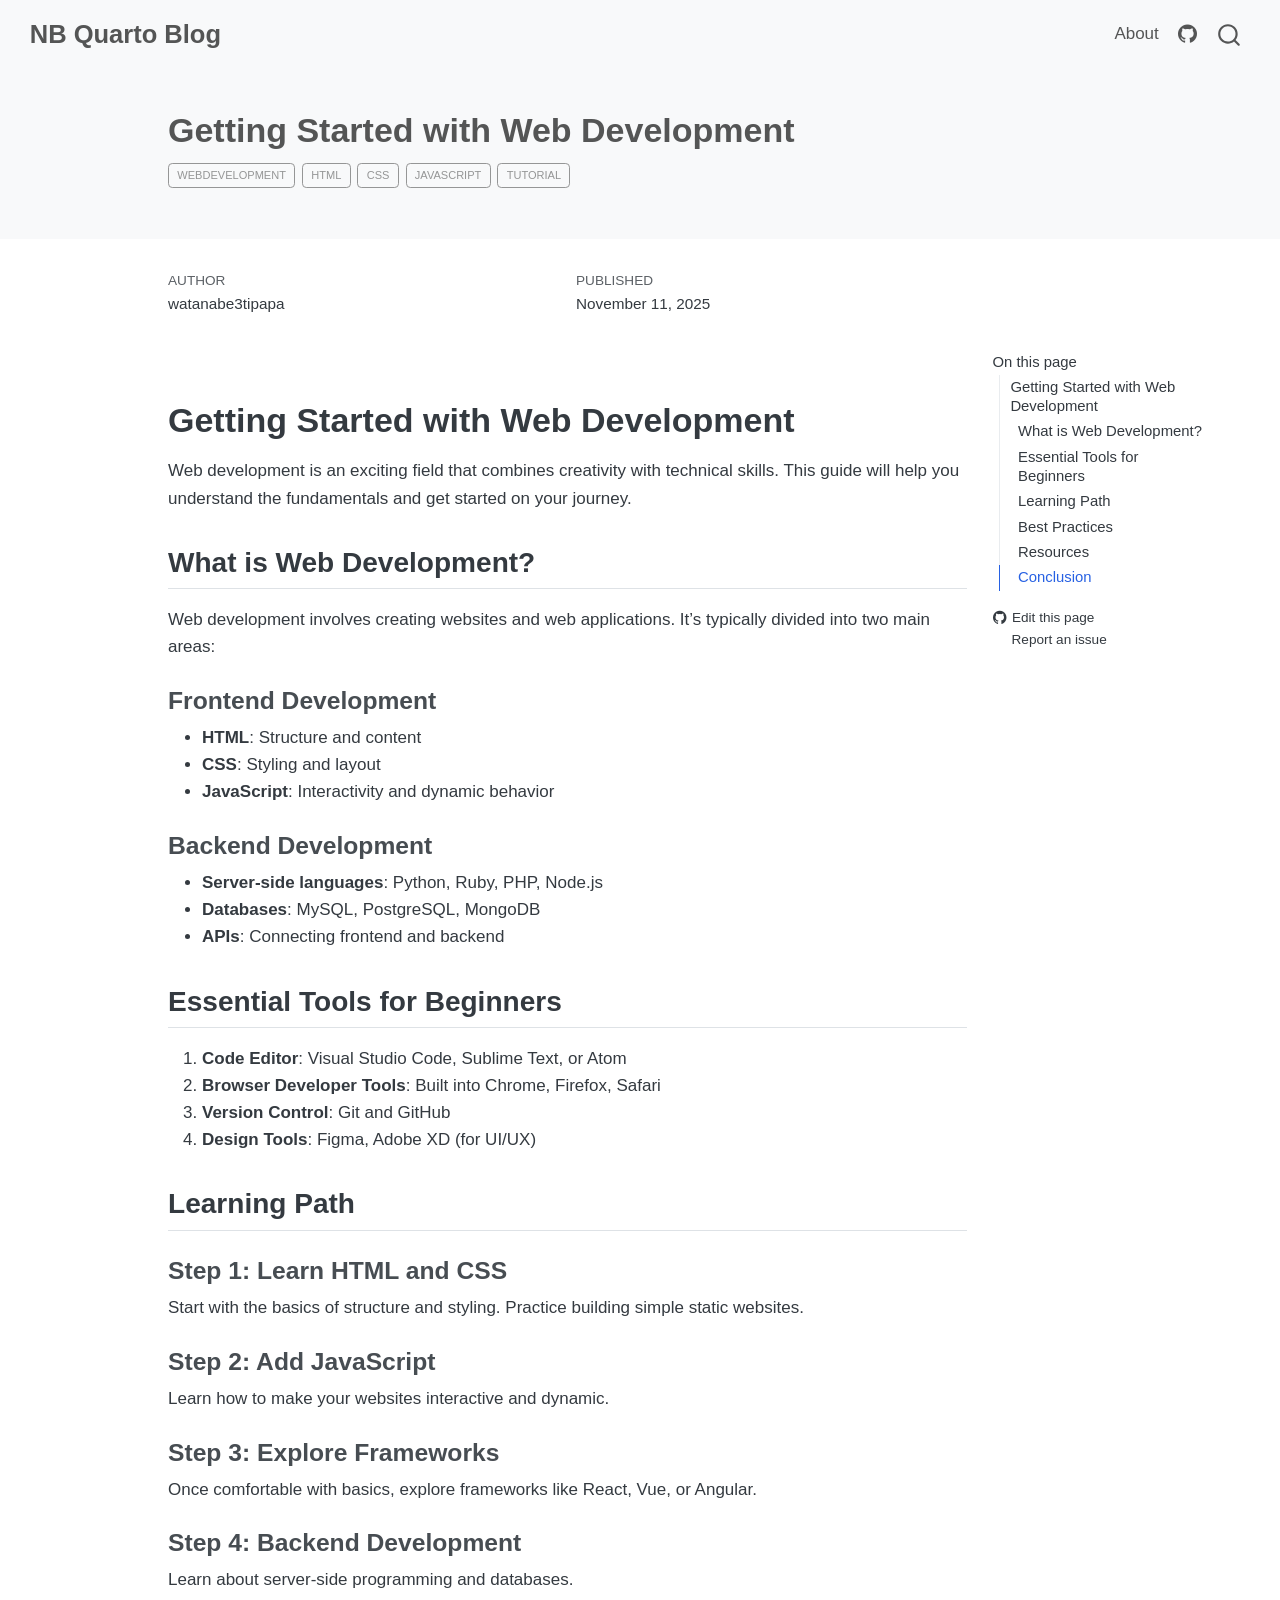
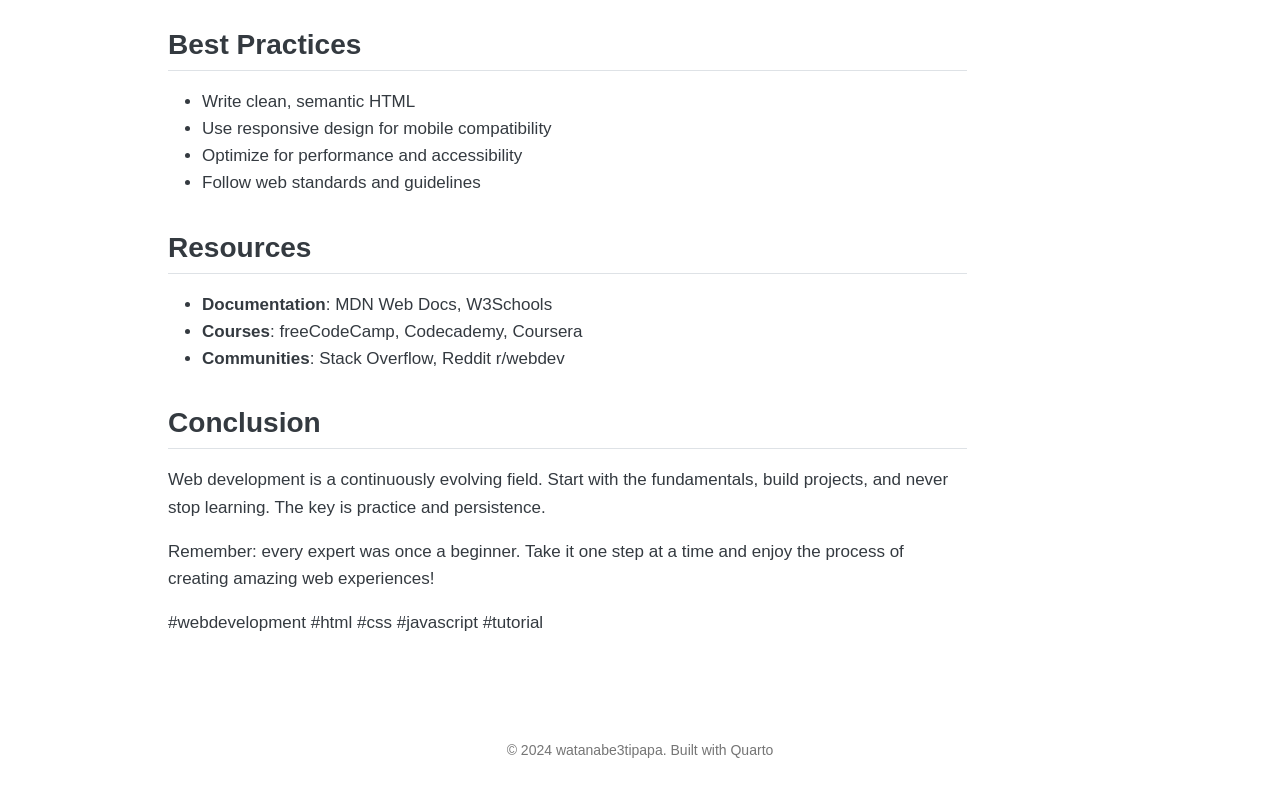
<file: docs/posts/programming/getting-started-with-web-development/index.html>
<!DOCTYPE html>
<html xmlns="http://www.w3.org/1999/xhtml" lang="en" xml:lang="en"><head>

<meta charset="utf-8">
<meta name="generator" content="quarto-1.9.37">

<meta name="viewport" content="width=device-width, initial-scale=1.0, user-scalable=yes">

<meta name="author" content="watanabe3tipapa">
<meta name="dcterms.date" content="2025-11-11">

<title>Getting Started with Web Development – NB Quarto Blog</title>
<style>
/* Default styles provided by pandoc.
** See https://pandoc.org/MANUAL.html#variables-for-html for config info.
*/
code{white-space: pre-wrap;}
span.smallcaps{font-variant: small-caps;}
div.columns{display: flex; gap: min(4vw, 1.5em);}
div.column{flex: auto; overflow-x: auto;}
div.hanging-indent{margin-left: 1.5em; text-indent: -1.5em;}
ul.task-list{list-style: none;}
ul.task-list li input[type="checkbox"] {
  width: 0.8em;
  margin: 0 0.8em 0.2em -1em; /* quarto-specific, see https://github.com/quarto-dev/quarto-cli/issues/4556 */ 
  vertical-align: middle;
}
</style>


<script src="../../../site_libs/quarto-nav/quarto-nav.js"></script>
<script src="../../../site_libs/quarto-nav/headroom.min.js"></script>
<script src="../../../site_libs/clipboard/clipboard.min.js"></script>
<script src="../../../site_libs/quarto-search/autocomplete.umd.js"></script>
<script src="../../../site_libs/quarto-search/fuse.min.js"></script>
<script src="../../../site_libs/quarto-search/quarto-search.js"></script>
<meta name="quarto:offset" content="../../../">
<script src="../../../site_libs/quarto-html/quarto.js" type="module"></script>
<script src="../../../site_libs/quarto-html/tabsets/tabsets.js" type="module"></script>
<script src="../../../site_libs/quarto-html/popper.min.js"></script>
<script src="../../../site_libs/quarto-html/tippy.umd.min.js"></script>
<script src="../../../site_libs/quarto-html/anchor.min.js"></script>
<link href="../../../site_libs/quarto-html/tippy.css" rel="stylesheet">
<link href="../../../site_libs/quarto-html/quarto-syntax-highlighting-7f8f88aac4f3542376d5c11b86a4c14d.css" rel="stylesheet" id="quarto-text-highlighting-styles">
<script src="../../../site_libs/bootstrap/bootstrap.min.js"></script>
<link href="../../../site_libs/bootstrap/bootstrap-icons.css" rel="stylesheet">
<link href="../../../site_libs/bootstrap/bootstrap-4d3f3448f837ff03356db176d8adb603.min.css" rel="stylesheet" append-hash="true" id="quarto-bootstrap" data-mode="light">
<script id="quarto-search-options" type="application/json">{
  "location": "navbar",
  "copy-button": false,
  "collapse-after": 3,
  "panel-placement": "end",
  "type": "overlay",
  "limit": 50,
  "keyboard-shortcut": [
    "f",
    "/",
    "s"
  ],
  "show-item-context": false,
  "language": {
    "search-no-results-text": "No results",
    "search-matching-documents-text": "matching documents",
    "search-copy-link-title": "Copy link to search",
    "search-hide-matches-text": "Hide additional matches",
    "search-more-match-text": "more match in this document",
    "search-more-matches-text": "more matches in this document",
    "search-clear-button-title": "Clear",
    "search-text-placeholder": "",
    "search-detached-cancel-button-title": "Cancel",
    "search-submit-button-title": "Submit",
    "search-label": "Search"
  }
}</script>


<link rel="stylesheet" href="../../../styles.css">
<meta property="og:title" content="Getting Started with Web Development – NB Quarto Blog">
<meta property="og:description" content="A blog about data science, programming, and technology by watanabe3tipapa">
<meta property="og:site_name" content="NB Quarto Blog">
<meta name="twitter:title" content="Getting Started with Web Development – NB Quarto Blog">
<meta name="twitter:description" content="A blog about data science, programming, and technology by watanabe3tipapa">
<meta name="twitter:creator" content="@watanabe3tipapa">
<meta name="twitter:site" content="@watanabe3tipapa">
<meta name="twitter:card" content="summary">
</head>

<body class="nav-fixed quarto-light">

<div id="quarto-search-results"></div>
  <header id="quarto-header" class="headroom fixed-top quarto-banner">
    <nav class="navbar navbar-expand-lg " data-bs-theme="dark">
      <div class="navbar-container container-fluid">
      <div class="navbar-brand-container mx-auto">
    <a class="navbar-brand" href="../../../index.html">
    <span class="navbar-title">NB Quarto Blog</span>
    </a>
  </div>
            <div id="quarto-search" class="" title="Search"></div>
          <button class="navbar-toggler" type="button" data-bs-toggle="collapse" data-bs-target="#navbarCollapse" aria-controls="navbarCollapse" role="menu" aria-expanded="false" aria-label="Toggle navigation" onclick="if (window.quartoToggleHeadroom) { window.quartoToggleHeadroom(); }">
  <span class="navbar-toggler-icon"></span>
</button>
          <div class="collapse navbar-collapse" id="navbarCollapse">
            <ul class="navbar-nav navbar-nav-scroll ms-auto">
  <li class="nav-item">
    <a class="nav-link" href="../../../about.html"> 
<span class="menu-text">About</span></a>
  </li>  
  <li class="nav-item compact">
    <a class="nav-link" href="https://github.com/watanabe3tipapa"> <i class="bi bi-github" role="img" aria-label="GitHub">
</i> 
<span class="menu-text"></span></a>
  </li>  
</ul>
          </div> <!-- /navcollapse -->
            <div class="quarto-navbar-tools">
</div>
      </div> <!-- /container-fluid -->
    </nav>
</header>
<!-- content -->
<header id="title-block-header" class="quarto-title-block default page-columns page-full">
  <div class="quarto-title-banner page-columns page-full">
    <div class="quarto-title column-body">
      <h1 class="title">Getting Started with Web Development</h1>
                                <div class="quarto-categories">
                <div class="quarto-category">webdevelopment</div>
                <div class="quarto-category">html</div>
                <div class="quarto-category">css</div>
                <div class="quarto-category">javascript</div>
                <div class="quarto-category">tutorial</div>
              </div>
                  </div>
  </div>
    
  
  <div class="quarto-title-meta">

      <div>
      <div class="quarto-title-meta-heading">Author</div>
      <div class="quarto-title-meta-contents">
               <p>watanabe3tipapa </p>
            </div>
    </div>
      
      <div>
      <div class="quarto-title-meta-heading">Published</div>
      <div class="quarto-title-meta-contents">
        <p class="date">November 11, 2025</p>
      </div>
    </div>
    
      
    </div>
    
  
  </header><div id="quarto-content" class="quarto-container page-columns page-rows-contents page-layout-article page-navbar">
<!-- sidebar -->
<!-- margin-sidebar -->
    <div id="quarto-margin-sidebar" class="sidebar margin-sidebar">
        <nav id="TOC" role="doc-toc" class="toc-active">
    <h2 id="toc-title">On this page</h2>
   
  <ul>
  <li><a href="#getting-started-with-web-development" id="toc-getting-started-with-web-development" class="nav-link active" data-scroll-target="#getting-started-with-web-development">Getting Started with Web Development</a>
  <ul class="collapse">
  <li><a href="#what-is-web-development" id="toc-what-is-web-development" class="nav-link" data-scroll-target="#what-is-web-development">What is Web Development?</a>
  <ul class="collapse">
  <li><a href="#frontend-development" id="toc-frontend-development" class="nav-link" data-scroll-target="#frontend-development">Frontend Development</a></li>
  <li><a href="#backend-development" id="toc-backend-development" class="nav-link" data-scroll-target="#backend-development">Backend Development</a></li>
  </ul></li>
  <li><a href="#essential-tools-for-beginners" id="toc-essential-tools-for-beginners" class="nav-link" data-scroll-target="#essential-tools-for-beginners">Essential Tools for Beginners</a></li>
  <li><a href="#learning-path" id="toc-learning-path" class="nav-link" data-scroll-target="#learning-path">Learning Path</a>
  <ul class="collapse">
  <li><a href="#step-1-learn-html-and-css" id="toc-step-1-learn-html-and-css" class="nav-link" data-scroll-target="#step-1-learn-html-and-css">Step 1: Learn HTML and CSS</a></li>
  <li><a href="#step-2-add-javascript" id="toc-step-2-add-javascript" class="nav-link" data-scroll-target="#step-2-add-javascript">Step 2: Add JavaScript</a></li>
  <li><a href="#step-3-explore-frameworks" id="toc-step-3-explore-frameworks" class="nav-link" data-scroll-target="#step-3-explore-frameworks">Step 3: Explore Frameworks</a></li>
  <li><a href="#step-4-backend-development" id="toc-step-4-backend-development" class="nav-link" data-scroll-target="#step-4-backend-development">Step 4: Backend Development</a></li>
  </ul></li>
  <li><a href="#best-practices" id="toc-best-practices" class="nav-link" data-scroll-target="#best-practices">Best Practices</a></li>
  <li><a href="#resources" id="toc-resources" class="nav-link" data-scroll-target="#resources">Resources</a></li>
  <li><a href="#conclusion" id="toc-conclusion" class="nav-link" data-scroll-target="#conclusion">Conclusion</a></li>
  </ul></li>
  </ul>
<div class="toc-actions"><ul><li><a href="https://github.com/watanabe3tipapa/nb-quarto-blog/edit/main/posts/programming/getting-started-with-web-development/index.qmd" class="toc-action"><i class="bi bi-github"></i>Edit this page</a></li><li><a href="https://github.com/watanabe3tipapa/nb-quarto-blog/issues/new" class="toc-action"><i class="bi empty"></i>Report an issue</a></li></ul></div></nav>
    </div>
<!-- main -->
<main class="content quarto-banner-title-block" id="quarto-document-content">





<section id="getting-started-with-web-development" class="level1">
<h1>Getting Started with Web Development</h1>
<p>Web development is an exciting field that combines creativity with technical skills. This guide will help you understand the fundamentals and get started on your journey.</p>
<section id="what-is-web-development" class="level2">
<h2 class="anchored" data-anchor-id="what-is-web-development">What is Web Development?</h2>
<p>Web development involves creating websites and web applications. It’s typically divided into two main areas:</p>
<section id="frontend-development" class="level3">
<h3 class="anchored" data-anchor-id="frontend-development">Frontend Development</h3>
<ul>
<li><strong>HTML</strong>: Structure and content</li>
<li><strong>CSS</strong>: Styling and layout</li>
<li><strong>JavaScript</strong>: Interactivity and dynamic behavior</li>
</ul>
</section>
<section id="backend-development" class="level3">
<h3 class="anchored" data-anchor-id="backend-development">Backend Development</h3>
<ul>
<li><strong>Server-side languages</strong>: Python, Ruby, PHP, Node.js</li>
<li><strong>Databases</strong>: MySQL, PostgreSQL, MongoDB</li>
<li><strong>APIs</strong>: Connecting frontend and backend</li>
</ul>
</section>
</section>
<section id="essential-tools-for-beginners" class="level2">
<h2 class="anchored" data-anchor-id="essential-tools-for-beginners">Essential Tools for Beginners</h2>
<ol type="1">
<li><strong>Code Editor</strong>: Visual Studio Code, Sublime Text, or Atom</li>
<li><strong>Browser Developer Tools</strong>: Built into Chrome, Firefox, Safari</li>
<li><strong>Version Control</strong>: Git and GitHub</li>
<li><strong>Design Tools</strong>: Figma, Adobe XD (for UI/UX)</li>
</ol>
</section>
<section id="learning-path" class="level2">
<h2 class="anchored" data-anchor-id="learning-path">Learning Path</h2>
<section id="step-1-learn-html-and-css" class="level3">
<h3 class="anchored" data-anchor-id="step-1-learn-html-and-css">Step 1: Learn HTML and CSS</h3>
<p>Start with the basics of structure and styling. Practice building simple static websites.</p>
</section>
<section id="step-2-add-javascript" class="level3">
<h3 class="anchored" data-anchor-id="step-2-add-javascript">Step 2: Add JavaScript</h3>
<p>Learn how to make your websites interactive and dynamic.</p>
</section>
<section id="step-3-explore-frameworks" class="level3">
<h3 class="anchored" data-anchor-id="step-3-explore-frameworks">Step 3: Explore Frameworks</h3>
<p>Once comfortable with basics, explore frameworks like React, Vue, or Angular.</p>
</section>
<section id="step-4-backend-development" class="level3">
<h3 class="anchored" data-anchor-id="step-4-backend-development">Step 4: Backend Development</h3>
<p>Learn about server-side programming and databases.</p>
</section>
</section>
<section id="best-practices" class="level2">
<h2 class="anchored" data-anchor-id="best-practices">Best Practices</h2>
<ul>
<li>Write clean, semantic HTML</li>
<li>Use responsive design for mobile compatibility</li>
<li>Optimize for performance and accessibility</li>
<li>Follow web standards and guidelines</li>
</ul>
</section>
<section id="resources" class="level2">
<h2 class="anchored" data-anchor-id="resources">Resources</h2>
<ul>
<li><strong>Documentation</strong>: MDN Web Docs, W3Schools</li>
<li><strong>Courses</strong>: freeCodeCamp, Codecademy, Coursera</li>
<li><strong>Communities</strong>: Stack Overflow, Reddit r/webdev</li>
</ul>
</section>
<section id="conclusion" class="level2">
<h2 class="anchored" data-anchor-id="conclusion">Conclusion</h2>
<p>Web development is a continuously evolving field. Start with the fundamentals, build projects, and never stop learning. The key is practice and persistence.</p>
<p>Remember: every expert was once a beginner. Take it one step at a time and enjoy the process of creating amazing web experiences!</p>
<p>#webdevelopment #html #css #javascript #tutorial</p>


</section>
</section>

</main> <!-- /main -->
<script id="quarto-html-after-body" type="application/javascript">
  window.document.addEventListener("DOMContentLoaded", function (event) {
    const icon = "";
    const anchorJS = new window.AnchorJS();
    anchorJS.options = {
      placement: 'right',
      icon: icon
    };
    anchorJS.add('.anchored');
    const isCodeAnnotation = (el) => {
      for (const clz of el.classList) {
        if (clz.startsWith('code-annotation-')) {                     
          return true;
        }
      }
      return false;
    }
    const onCopySuccess = function(e) {
      // button target
      const button = e.trigger;
      // don't keep focus
      button.blur();
      // flash "checked"
      button.classList.add('code-copy-button-checked');
      var currentTitle = button.getAttribute("title");
      button.setAttribute("title", "Copied!");
      let tooltip;
      if (window.bootstrap) {
        button.setAttribute("data-bs-toggle", "tooltip");
        button.setAttribute("data-bs-placement", "left");
        button.setAttribute("data-bs-title", "Copied!");
        tooltip = new bootstrap.Tooltip(button, 
          { trigger: "manual", 
            customClass: "code-copy-button-tooltip",
            offset: [0, -8]});
        tooltip.show();    
      }
      setTimeout(function() {
        if (tooltip) {
          tooltip.hide();
          button.removeAttribute("data-bs-title");
          button.removeAttribute("data-bs-toggle");
          button.removeAttribute("data-bs-placement");
        }
        button.setAttribute("title", currentTitle);
        button.classList.remove('code-copy-button-checked');
      }, 1000);
      // clear code selection
      e.clearSelection();
    }
    const getTextToCopy = function(trigger) {
      const outerScaffold = trigger.parentElement.cloneNode(true);
      const codeEl = outerScaffold.querySelector('code');
      for (const childEl of codeEl.children) {
        if (isCodeAnnotation(childEl)) {
          childEl.remove();
        }
      }
      return codeEl.innerText;
    }
    const clipboard = new window.ClipboardJS('.code-copy-button:not([data-in-quarto-modal])', {
      text: getTextToCopy
    });
    clipboard.on('success', onCopySuccess);
    if (window.document.getElementById('quarto-embedded-source-code-modal')) {
      const clipboardModal = new window.ClipboardJS('.code-copy-button[data-in-quarto-modal]', {
        text: getTextToCopy,
        container: window.document.getElementById('quarto-embedded-source-code-modal')
      });
      clipboardModal.on('success', onCopySuccess);
    }
      var localhostRegex = new RegExp(/^(?:http|https):\/\/localhost\:?[0-9]*\//);
      var mailtoRegex = new RegExp(/^mailto:/);
        var filterRegex = new RegExp("https:\/\/watanabe3tipapa\.github\.io\/nb-quarto-blog");
      var isInternal = (href) => {
          return filterRegex.test(href) || localhostRegex.test(href) || mailtoRegex.test(href);
      }
      // Inspect non-navigation links and adorn them if external
     var links = window.document.querySelectorAll('a[href]:not(.nav-link):not(.navbar-brand):not(.toc-action):not(.sidebar-link):not(.sidebar-item-toggle):not(.pagination-link):not(.no-external):not([aria-hidden]):not(.dropdown-item):not(.quarto-navigation-tool):not(.about-link)');
      for (var i=0; i<links.length; i++) {
        const link = links[i];
        if (!isInternal(link.href)) {
          // undo the damage that might have been done by quarto-nav.js in the case of
          // links that we want to consider external
          if (link.dataset.originalHref !== undefined) {
            link.href = link.dataset.originalHref;
          }
        }
      }
    function tippyHover(el, contentFn, onTriggerFn, onUntriggerFn) {
      const config = {
        allowHTML: true,
        maxWidth: 500,
        delay: 100,
        arrow: false,
        appendTo: function(el) {
            return el.parentElement;
        },
        interactive: true,
        interactiveBorder: 10,
        theme: 'quarto',
        placement: 'bottom-start',
      };
      if (contentFn) {
        config.content = contentFn;
      }
      if (onTriggerFn) {
        config.onTrigger = onTriggerFn;
      }
      if (onUntriggerFn) {
        config.onUntrigger = onUntriggerFn;
      }
      window.tippy(el, config); 
    }
    const noterefs = window.document.querySelectorAll('a[role="doc-noteref"]');
    for (var i=0; i<noterefs.length; i++) {
      const ref = noterefs[i];
      tippyHover(ref, function() {
        // use id or data attribute instead here
        let href = ref.getAttribute('data-footnote-href') || ref.getAttribute('href');
        try { href = new URL(href).hash; } catch {}
        const id = href.replace(/^#\/?/, "");
        const note = window.document.getElementById(id);
        if (note) {
          return note.innerHTML;
        } else {
          return "";
        }
      });
    }
    const xrefs = window.document.querySelectorAll('a.quarto-xref');
    const processXRef = (id, note) => {
      // Strip column container classes
      const stripColumnClz = (el) => {
        el.classList.remove("page-full", "page-columns");
        if (el.children) {
          for (const child of el.children) {
            stripColumnClz(child);
          }
        }
      }
      stripColumnClz(note)
      if (id === null || id.startsWith('sec-')) {
        // Special case sections, only their first couple elements
        const container = document.createElement("div");
        if (note.children && note.children.length > 2) {
          container.appendChild(note.children[0].cloneNode(true));
          for (let i = 1; i < note.children.length; i++) {
            const child = note.children[i];
            if (child.tagName === "P" && child.innerText === "") {
              continue;
            } else {
              container.appendChild(child.cloneNode(true));
              break;
            }
          }
          if (window.Quarto?.typesetMath) {
            window.Quarto.typesetMath(container);
          }
          return container.innerHTML
        } else {
          if (window.Quarto?.typesetMath) {
            window.Quarto.typesetMath(note);
          }
          return note.innerHTML;
        }
      } else {
        // Remove any anchor links if they are present
        const anchorLink = note.querySelector('a.anchorjs-link');
        if (anchorLink) {
          anchorLink.remove();
        }
        if (window.Quarto?.typesetMath) {
          window.Quarto.typesetMath(note);
        }
        if (note.classList.contains("callout")) {
          return note.outerHTML;
        } else {
          return note.innerHTML;
        }
      }
    }
    for (var i=0; i<xrefs.length; i++) {
      const xref = xrefs[i];
      tippyHover(xref, undefined, function(instance) {
        instance.disable();
        let url = xref.getAttribute('href');
        let hash = undefined; 
        if (url.startsWith('#')) {
          hash = url;
        } else {
          try { hash = new URL(url).hash; } catch {}
        }
        if (hash) {
          const id = hash.replace(/^#\/?/, "");
          const note = window.document.getElementById(id);
          if (note !== null) {
            try {
              const html = processXRef(id, note.cloneNode(true));
              instance.setContent(html);
            } finally {
              instance.enable();
              instance.show();
            }
          } else {
            // See if we can fetch this
            fetch(url.split('#')[0])
            .then(res => res.text())
            .then(html => {
              const parser = new DOMParser();
              const htmlDoc = parser.parseFromString(html, "text/html");
              const note = htmlDoc.getElementById(id);
              if (note !== null) {
                const html = processXRef(id, note);
                instance.setContent(html);
              } 
            }).finally(() => {
              instance.enable();
              instance.show();
            });
          }
        } else {
          // See if we can fetch a full url (with no hash to target)
          // This is a special case and we should probably do some content thinning / targeting
          fetch(url)
          .then(res => res.text())
          .then(html => {
            const parser = new DOMParser();
            const htmlDoc = parser.parseFromString(html, "text/html");
            const note = htmlDoc.querySelector('main.content');
            if (note !== null) {
              // This should only happen for chapter cross references
              // (since there is no id in the URL)
              // remove the first header
              if (note.children.length > 0 && note.children[0].tagName === "HEADER") {
                note.children[0].remove();
              }
              const html = processXRef(null, note);
              instance.setContent(html);
            } 
          }).finally(() => {
            instance.enable();
            instance.show();
          });
        }
      }, function(instance) {
      });
    }
        let selectedAnnoteEl;
        const selectorForAnnotation = ( cell, annotation) => {
          let cellAttr = 'data-code-cell="' + cell + '"';
          let lineAttr = 'data-code-annotation="' +  annotation + '"';
          const selector = 'span[' + cellAttr + '][' + lineAttr + ']';
          return selector;
        }
        const selectCodeLines = (annoteEl) => {
          const doc = window.document;
          const targetCell = annoteEl.getAttribute("data-target-cell");
          const targetAnnotation = annoteEl.getAttribute("data-target-annotation");
          const annoteSpan = window.document.querySelector(selectorForAnnotation(targetCell, targetAnnotation));
          const lines = annoteSpan.getAttribute("data-code-lines").split(",");
          const lineIds = lines.map((line) => {
            return targetCell + "-" + line;
          })
          let top = null;
          let height = null;
          let parent = null;
          if (lineIds.length > 0) {
              //compute the position of the single el (top and bottom and make a div)
              const el = window.document.getElementById(lineIds[0]);
              top = el.offsetTop;
              height = el.offsetHeight;
              parent = el.parentElement.parentElement;
            if (lineIds.length > 1) {
              const lastEl = window.document.getElementById(lineIds[lineIds.length - 1]);
              const bottom = lastEl.offsetTop + lastEl.offsetHeight;
              height = bottom - top;
            }
            if (top !== null && height !== null && parent !== null) {
              // cook up a div (if necessary) and position it 
              let div = window.document.getElementById("code-annotation-line-highlight");
              if (div === null) {
                div = window.document.createElement("div");
                div.setAttribute("id", "code-annotation-line-highlight");
                div.style.position = 'absolute';
                parent.appendChild(div);
              }
              div.style.top = top - 2 + "px";
              div.style.height = height + 4 + "px";
              div.style.left = 0;
              let gutterDiv = window.document.getElementById("code-annotation-line-highlight-gutter");
              if (gutterDiv === null) {
                gutterDiv = window.document.createElement("div");
                gutterDiv.setAttribute("id", "code-annotation-line-highlight-gutter");
                gutterDiv.style.position = 'absolute';
                const codeCell = window.document.getElementById(targetCell);
                const gutter = codeCell.querySelector('.code-annotation-gutter');
                gutter.appendChild(gutterDiv);
              }
              gutterDiv.style.top = top - 2 + "px";
              gutterDiv.style.height = height + 4 + "px";
            }
            selectedAnnoteEl = annoteEl;
          }
        };
        const unselectCodeLines = () => {
          const elementsIds = ["code-annotation-line-highlight", "code-annotation-line-highlight-gutter"];
          elementsIds.forEach((elId) => {
            const div = window.document.getElementById(elId);
            if (div) {
              div.remove();
            }
          });
          selectedAnnoteEl = undefined;
        };
          // Handle positioning of the toggle
      window.addEventListener(
        "resize",
        throttle(() => {
          elRect = undefined;
          if (selectedAnnoteEl) {
            selectCodeLines(selectedAnnoteEl);
          }
        }, 10)
      );
      function throttle(fn, ms) {
      let throttle = false;
      let timer;
        return (...args) => {
          if(!throttle) { // first call gets through
              fn.apply(this, args);
              throttle = true;
          } else { // all the others get throttled
              if(timer) clearTimeout(timer); // cancel #2
              timer = setTimeout(() => {
                fn.apply(this, args);
                timer = throttle = false;
              }, ms);
          }
        };
      }
        // Attach click handler to the DT
        const annoteDls = window.document.querySelectorAll('dt[data-target-cell]');
        for (const annoteDlNode of annoteDls) {
          annoteDlNode.addEventListener('click', (event) => {
            const clickedEl = event.target;
            if (clickedEl !== selectedAnnoteEl) {
              unselectCodeLines();
              const activeEl = window.document.querySelector('dt[data-target-cell].code-annotation-active');
              if (activeEl) {
                activeEl.classList.remove('code-annotation-active');
              }
              selectCodeLines(clickedEl);
              clickedEl.classList.add('code-annotation-active');
            } else {
              // Unselect the line
              unselectCodeLines();
              clickedEl.classList.remove('code-annotation-active');
            }
          });
        }
    const findCites = (el) => {
      const parentEl = el.parentElement;
      if (parentEl) {
        const cites = parentEl.dataset.cites;
        if (cites) {
          return {
            el,
            cites: cites.split(' ')
          };
        } else {
          return findCites(el.parentElement)
        }
      } else {
        return undefined;
      }
    };
    var bibliorefs = window.document.querySelectorAll('a[role="doc-biblioref"]');
    for (var i=0; i<bibliorefs.length; i++) {
      const ref = bibliorefs[i];
      const citeInfo = findCites(ref);
      if (citeInfo) {
        tippyHover(citeInfo.el, function() {
          var popup = window.document.createElement('div');
          citeInfo.cites.forEach(function(cite) {
            var citeDiv = window.document.createElement('div');
            citeDiv.classList.add('hanging-indent');
            citeDiv.classList.add('csl-entry');
            var biblioDiv = window.document.getElementById('ref-' + cite);
            if (biblioDiv) {
              citeDiv.innerHTML = biblioDiv.innerHTML;
            }
            popup.appendChild(citeDiv);
          });
          return popup.innerHTML;
        });
      }
    }
  });
  </script>
</div> <!-- /content -->
<footer class="footer">
  <div class="nav-footer">
    <div class="nav-footer-left">
      &nbsp;
    </div>   
    <div class="nav-footer-center">
<p>© 2024 watanabe3tipapa. Built with <a href="https://quarto.org/">Quarto</a></p>
<div class="toc-actions d-sm-block d-md-none"><ul><li><a href="https://github.com/watanabe3tipapa/nb-quarto-blog/edit/main/posts/programming/getting-started-with-web-development/index.qmd" class="toc-action"><i class="bi bi-github"></i>Edit this page</a></li><li><a href="https://github.com/watanabe3tipapa/nb-quarto-blog/issues/new" class="toc-action"><i class="bi empty"></i>Report an issue</a></li></ul></div></div>
    <div class="nav-footer-right">
      &nbsp;
    </div>
  </div>
</footer>




</body></html>
</file>
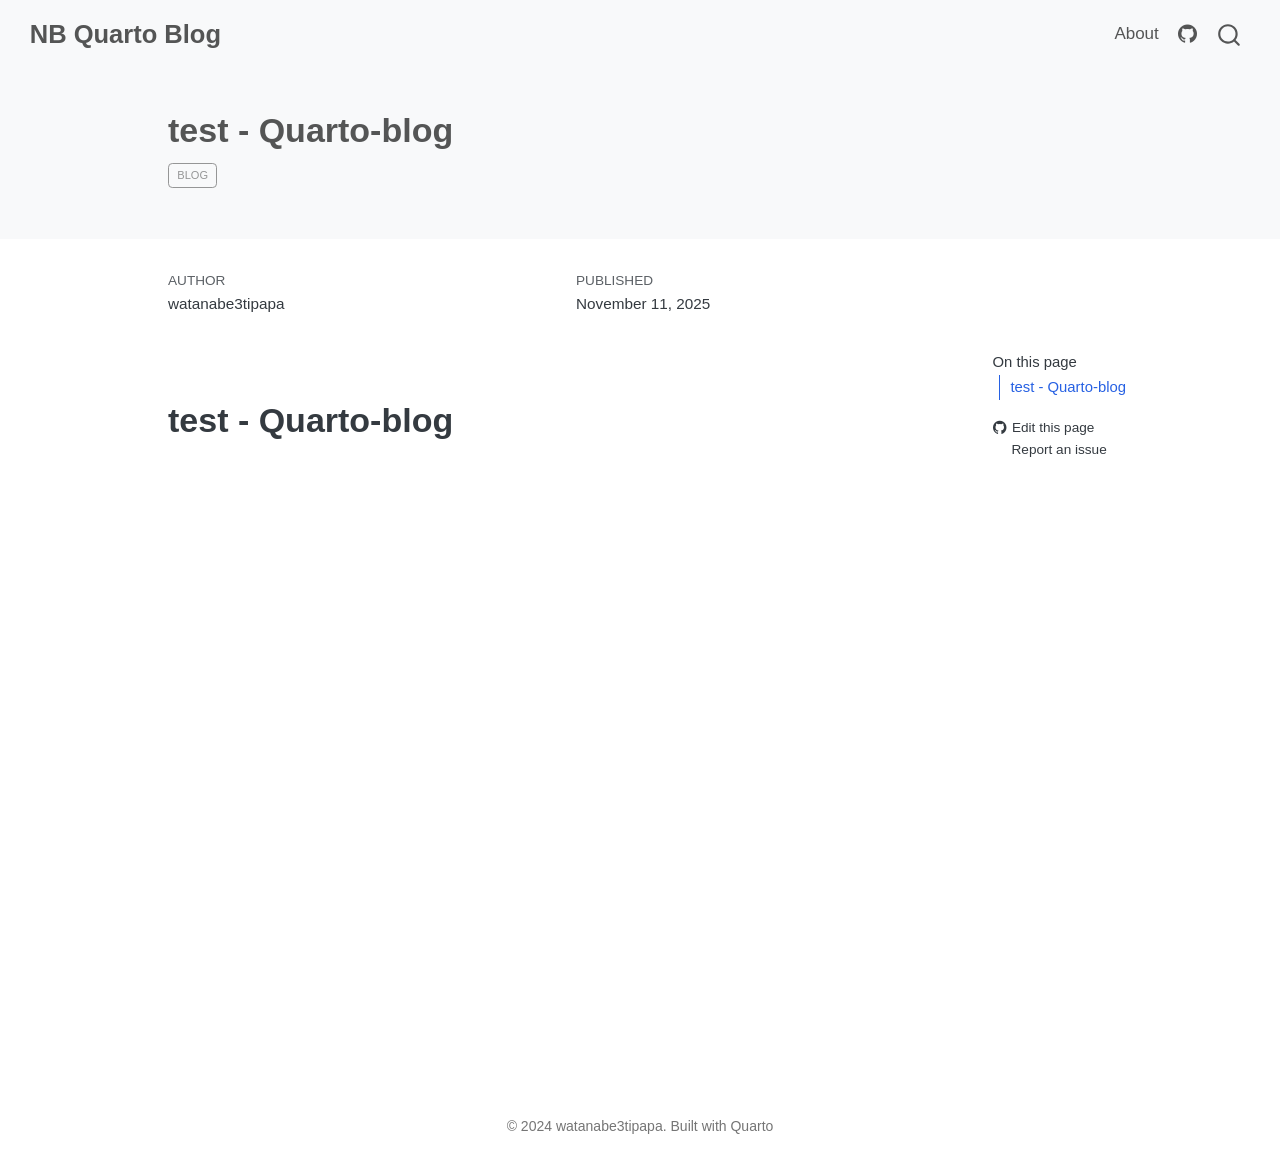
<file: docs/posts/programming/test-quarto-blog/index.html>
<!DOCTYPE html>
<html xmlns="http://www.w3.org/1999/xhtml" lang="en" xml:lang="en"><head>

<meta charset="utf-8">
<meta name="generator" content="quarto-1.9.37">

<meta name="viewport" content="width=device-width, initial-scale=1.0, user-scalable=yes">

<meta name="author" content="watanabe3tipapa">
<meta name="dcterms.date" content="2025-11-11">

<title>test - Quarto-blog – NB Quarto Blog</title>
<style>
/* Default styles provided by pandoc.
** See https://pandoc.org/MANUAL.html#variables-for-html for config info.
*/
code{white-space: pre-wrap;}
span.smallcaps{font-variant: small-caps;}
div.columns{display: flex; gap: min(4vw, 1.5em);}
div.column{flex: auto; overflow-x: auto;}
div.hanging-indent{margin-left: 1.5em; text-indent: -1.5em;}
ul.task-list{list-style: none;}
ul.task-list li input[type="checkbox"] {
  width: 0.8em;
  margin: 0 0.8em 0.2em -1em; /* quarto-specific, see https://github.com/quarto-dev/quarto-cli/issues/4556 */ 
  vertical-align: middle;
}
</style>


<script src="../../../site_libs/quarto-nav/quarto-nav.js"></script>
<script src="../../../site_libs/quarto-nav/headroom.min.js"></script>
<script src="../../../site_libs/clipboard/clipboard.min.js"></script>
<script src="../../../site_libs/quarto-search/autocomplete.umd.js"></script>
<script src="../../../site_libs/quarto-search/fuse.min.js"></script>
<script src="../../../site_libs/quarto-search/quarto-search.js"></script>
<meta name="quarto:offset" content="../../../">
<script src="../../../site_libs/quarto-html/quarto.js" type="module"></script>
<script src="../../../site_libs/quarto-html/tabsets/tabsets.js" type="module"></script>
<script src="../../../site_libs/quarto-html/popper.min.js"></script>
<script src="../../../site_libs/quarto-html/tippy.umd.min.js"></script>
<script src="../../../site_libs/quarto-html/anchor.min.js"></script>
<link href="../../../site_libs/quarto-html/tippy.css" rel="stylesheet">
<link href="../../../site_libs/quarto-html/quarto-syntax-highlighting-7f8f88aac4f3542376d5c11b86a4c14d.css" rel="stylesheet" id="quarto-text-highlighting-styles">
<script src="../../../site_libs/bootstrap/bootstrap.min.js"></script>
<link href="../../../site_libs/bootstrap/bootstrap-icons.css" rel="stylesheet">
<link href="../../../site_libs/bootstrap/bootstrap-4d3f3448f837ff03356db176d8adb603.min.css" rel="stylesheet" append-hash="true" id="quarto-bootstrap" data-mode="light">
<script id="quarto-search-options" type="application/json">{
  "location": "navbar",
  "copy-button": false,
  "collapse-after": 3,
  "panel-placement": "end",
  "type": "overlay",
  "limit": 50,
  "keyboard-shortcut": [
    "f",
    "/",
    "s"
  ],
  "show-item-context": false,
  "language": {
    "search-no-results-text": "No results",
    "search-matching-documents-text": "matching documents",
    "search-copy-link-title": "Copy link to search",
    "search-hide-matches-text": "Hide additional matches",
    "search-more-match-text": "more match in this document",
    "search-more-matches-text": "more matches in this document",
    "search-clear-button-title": "Clear",
    "search-text-placeholder": "",
    "search-detached-cancel-button-title": "Cancel",
    "search-submit-button-title": "Submit",
    "search-label": "Search"
  }
}</script>


<link rel="stylesheet" href="../../../styles.css">
<meta property="og:title" content="test - Quarto-blog – NB Quarto Blog">
<meta property="og:site_name" content="NB Quarto Blog">
<meta name="twitter:title" content="test - Quarto-blog – NB Quarto Blog">
<meta name="twitter:creator" content="@watanabe3tipapa">
<meta name="twitter:site" content="@watanabe3tipapa">
<meta name="twitter:card" content="summary">
</head>

<body class="nav-fixed quarto-light">

<div id="quarto-search-results"></div>
  <header id="quarto-header" class="headroom fixed-top quarto-banner">
    <nav class="navbar navbar-expand-lg " data-bs-theme="dark">
      <div class="navbar-container container-fluid">
      <div class="navbar-brand-container mx-auto">
    <a class="navbar-brand" href="../../../index.html">
    <span class="navbar-title">NB Quarto Blog</span>
    </a>
  </div>
            <div id="quarto-search" class="" title="Search"></div>
          <button class="navbar-toggler" type="button" data-bs-toggle="collapse" data-bs-target="#navbarCollapse" aria-controls="navbarCollapse" role="menu" aria-expanded="false" aria-label="Toggle navigation" onclick="if (window.quartoToggleHeadroom) { window.quartoToggleHeadroom(); }">
  <span class="navbar-toggler-icon"></span>
</button>
          <div class="collapse navbar-collapse" id="navbarCollapse">
            <ul class="navbar-nav navbar-nav-scroll ms-auto">
  <li class="nav-item">
    <a class="nav-link" href="../../../about.html"> 
<span class="menu-text">About</span></a>
  </li>  
  <li class="nav-item compact">
    <a class="nav-link" href="https://github.com/watanabe3tipapa"> <i class="bi bi-github" role="img" aria-label="GitHub">
</i> 
<span class="menu-text"></span></a>
  </li>  
</ul>
          </div> <!-- /navcollapse -->
            <div class="quarto-navbar-tools">
</div>
      </div> <!-- /container-fluid -->
    </nav>
</header>
<!-- content -->
<header id="title-block-header" class="quarto-title-block default page-columns page-full">
  <div class="quarto-title-banner page-columns page-full">
    <div class="quarto-title column-body">
      <h1 class="title">test - Quarto-blog</h1>
                                <div class="quarto-categories">
                <div class="quarto-category">blog</div>
              </div>
                  </div>
  </div>
    
  
  <div class="quarto-title-meta">

      <div>
      <div class="quarto-title-meta-heading">Author</div>
      <div class="quarto-title-meta-contents">
               <p>watanabe3tipapa </p>
            </div>
    </div>
      
      <div>
      <div class="quarto-title-meta-heading">Published</div>
      <div class="quarto-title-meta-contents">
        <p class="date">November 11, 2025</p>
      </div>
    </div>
    
      
    </div>
    
  
  </header><div id="quarto-content" class="quarto-container page-columns page-rows-contents page-layout-article page-navbar">
<!-- sidebar -->
<!-- margin-sidebar -->
    <div id="quarto-margin-sidebar" class="sidebar margin-sidebar">
        <nav id="TOC" role="doc-toc" class="toc-active">
    <h2 id="toc-title">On this page</h2>
   
  <ul>
  <li><a href="#test---quarto-blog" id="toc-test---quarto-blog" class="nav-link active" data-scroll-target="#test---quarto-blog">test - Quarto-blog</a></li>
  </ul>
<div class="toc-actions"><ul><li><a href="https://github.com/watanabe3tipapa/nb-quarto-blog/edit/main/posts/programming/test-quarto-blog/index.qmd" class="toc-action"><i class="bi bi-github"></i>Edit this page</a></li><li><a href="https://github.com/watanabe3tipapa/nb-quarto-blog/issues/new" class="toc-action"><i class="bi empty"></i>Report an issue</a></li></ul></div></nav>
    </div>
<!-- main -->
<main class="content quarto-banner-title-block" id="quarto-document-content">





<section id="test---quarto-blog" class="level1">
<h1>test - Quarto-blog</h1>


</section>

</main> <!-- /main -->
<script id="quarto-html-after-body" type="application/javascript">
  window.document.addEventListener("DOMContentLoaded", function (event) {
    const icon = "";
    const anchorJS = new window.AnchorJS();
    anchorJS.options = {
      placement: 'right',
      icon: icon
    };
    anchorJS.add('.anchored');
    const isCodeAnnotation = (el) => {
      for (const clz of el.classList) {
        if (clz.startsWith('code-annotation-')) {                     
          return true;
        }
      }
      return false;
    }
    const onCopySuccess = function(e) {
      // button target
      const button = e.trigger;
      // don't keep focus
      button.blur();
      // flash "checked"
      button.classList.add('code-copy-button-checked');
      var currentTitle = button.getAttribute("title");
      button.setAttribute("title", "Copied!");
      let tooltip;
      if (window.bootstrap) {
        button.setAttribute("data-bs-toggle", "tooltip");
        button.setAttribute("data-bs-placement", "left");
        button.setAttribute("data-bs-title", "Copied!");
        tooltip = new bootstrap.Tooltip(button, 
          { trigger: "manual", 
            customClass: "code-copy-button-tooltip",
            offset: [0, -8]});
        tooltip.show();    
      }
      setTimeout(function() {
        if (tooltip) {
          tooltip.hide();
          button.removeAttribute("data-bs-title");
          button.removeAttribute("data-bs-toggle");
          button.removeAttribute("data-bs-placement");
        }
        button.setAttribute("title", currentTitle);
        button.classList.remove('code-copy-button-checked');
      }, 1000);
      // clear code selection
      e.clearSelection();
    }
    const getTextToCopy = function(trigger) {
      const outerScaffold = trigger.parentElement.cloneNode(true);
      const codeEl = outerScaffold.querySelector('code');
      for (const childEl of codeEl.children) {
        if (isCodeAnnotation(childEl)) {
          childEl.remove();
        }
      }
      return codeEl.innerText;
    }
    const clipboard = new window.ClipboardJS('.code-copy-button:not([data-in-quarto-modal])', {
      text: getTextToCopy
    });
    clipboard.on('success', onCopySuccess);
    if (window.document.getElementById('quarto-embedded-source-code-modal')) {
      const clipboardModal = new window.ClipboardJS('.code-copy-button[data-in-quarto-modal]', {
        text: getTextToCopy,
        container: window.document.getElementById('quarto-embedded-source-code-modal')
      });
      clipboardModal.on('success', onCopySuccess);
    }
      var localhostRegex = new RegExp(/^(?:http|https):\/\/localhost\:?[0-9]*\//);
      var mailtoRegex = new RegExp(/^mailto:/);
        var filterRegex = new RegExp("https:\/\/watanabe3tipapa\.github\.io\/nb-quarto-blog");
      var isInternal = (href) => {
          return filterRegex.test(href) || localhostRegex.test(href) || mailtoRegex.test(href);
      }
      // Inspect non-navigation links and adorn them if external
     var links = window.document.querySelectorAll('a[href]:not(.nav-link):not(.navbar-brand):not(.toc-action):not(.sidebar-link):not(.sidebar-item-toggle):not(.pagination-link):not(.no-external):not([aria-hidden]):not(.dropdown-item):not(.quarto-navigation-tool):not(.about-link)');
      for (var i=0; i<links.length; i++) {
        const link = links[i];
        if (!isInternal(link.href)) {
          // undo the damage that might have been done by quarto-nav.js in the case of
          // links that we want to consider external
          if (link.dataset.originalHref !== undefined) {
            link.href = link.dataset.originalHref;
          }
        }
      }
    function tippyHover(el, contentFn, onTriggerFn, onUntriggerFn) {
      const config = {
        allowHTML: true,
        maxWidth: 500,
        delay: 100,
        arrow: false,
        appendTo: function(el) {
            return el.parentElement;
        },
        interactive: true,
        interactiveBorder: 10,
        theme: 'quarto',
        placement: 'bottom-start',
      };
      if (contentFn) {
        config.content = contentFn;
      }
      if (onTriggerFn) {
        config.onTrigger = onTriggerFn;
      }
      if (onUntriggerFn) {
        config.onUntrigger = onUntriggerFn;
      }
      window.tippy(el, config); 
    }
    const noterefs = window.document.querySelectorAll('a[role="doc-noteref"]');
    for (var i=0; i<noterefs.length; i++) {
      const ref = noterefs[i];
      tippyHover(ref, function() {
        // use id or data attribute instead here
        let href = ref.getAttribute('data-footnote-href') || ref.getAttribute('href');
        try { href = new URL(href).hash; } catch {}
        const id = href.replace(/^#\/?/, "");
        const note = window.document.getElementById(id);
        if (note) {
          return note.innerHTML;
        } else {
          return "";
        }
      });
    }
    const xrefs = window.document.querySelectorAll('a.quarto-xref');
    const processXRef = (id, note) => {
      // Strip column container classes
      const stripColumnClz = (el) => {
        el.classList.remove("page-full", "page-columns");
        if (el.children) {
          for (const child of el.children) {
            stripColumnClz(child);
          }
        }
      }
      stripColumnClz(note)
      if (id === null || id.startsWith('sec-')) {
        // Special case sections, only their first couple elements
        const container = document.createElement("div");
        if (note.children && note.children.length > 2) {
          container.appendChild(note.children[0].cloneNode(true));
          for (let i = 1; i < note.children.length; i++) {
            const child = note.children[i];
            if (child.tagName === "P" && child.innerText === "") {
              continue;
            } else {
              container.appendChild(child.cloneNode(true));
              break;
            }
          }
          if (window.Quarto?.typesetMath) {
            window.Quarto.typesetMath(container);
          }
          return container.innerHTML
        } else {
          if (window.Quarto?.typesetMath) {
            window.Quarto.typesetMath(note);
          }
          return note.innerHTML;
        }
      } else {
        // Remove any anchor links if they are present
        const anchorLink = note.querySelector('a.anchorjs-link');
        if (anchorLink) {
          anchorLink.remove();
        }
        if (window.Quarto?.typesetMath) {
          window.Quarto.typesetMath(note);
        }
        if (note.classList.contains("callout")) {
          return note.outerHTML;
        } else {
          return note.innerHTML;
        }
      }
    }
    for (var i=0; i<xrefs.length; i++) {
      const xref = xrefs[i];
      tippyHover(xref, undefined, function(instance) {
        instance.disable();
        let url = xref.getAttribute('href');
        let hash = undefined; 
        if (url.startsWith('#')) {
          hash = url;
        } else {
          try { hash = new URL(url).hash; } catch {}
        }
        if (hash) {
          const id = hash.replace(/^#\/?/, "");
          const note = window.document.getElementById(id);
          if (note !== null) {
            try {
              const html = processXRef(id, note.cloneNode(true));
              instance.setContent(html);
            } finally {
              instance.enable();
              instance.show();
            }
          } else {
            // See if we can fetch this
            fetch(url.split('#')[0])
            .then(res => res.text())
            .then(html => {
              const parser = new DOMParser();
              const htmlDoc = parser.parseFromString(html, "text/html");
              const note = htmlDoc.getElementById(id);
              if (note !== null) {
                const html = processXRef(id, note);
                instance.setContent(html);
              } 
            }).finally(() => {
              instance.enable();
              instance.show();
            });
          }
        } else {
          // See if we can fetch a full url (with no hash to target)
          // This is a special case and we should probably do some content thinning / targeting
          fetch(url)
          .then(res => res.text())
          .then(html => {
            const parser = new DOMParser();
            const htmlDoc = parser.parseFromString(html, "text/html");
            const note = htmlDoc.querySelector('main.content');
            if (note !== null) {
              // This should only happen for chapter cross references
              // (since there is no id in the URL)
              // remove the first header
              if (note.children.length > 0 && note.children[0].tagName === "HEADER") {
                note.children[0].remove();
              }
              const html = processXRef(null, note);
              instance.setContent(html);
            } 
          }).finally(() => {
            instance.enable();
            instance.show();
          });
        }
      }, function(instance) {
      });
    }
        let selectedAnnoteEl;
        const selectorForAnnotation = ( cell, annotation) => {
          let cellAttr = 'data-code-cell="' + cell + '"';
          let lineAttr = 'data-code-annotation="' +  annotation + '"';
          const selector = 'span[' + cellAttr + '][' + lineAttr + ']';
          return selector;
        }
        const selectCodeLines = (annoteEl) => {
          const doc = window.document;
          const targetCell = annoteEl.getAttribute("data-target-cell");
          const targetAnnotation = annoteEl.getAttribute("data-target-annotation");
          const annoteSpan = window.document.querySelector(selectorForAnnotation(targetCell, targetAnnotation));
          const lines = annoteSpan.getAttribute("data-code-lines").split(",");
          const lineIds = lines.map((line) => {
            return targetCell + "-" + line;
          })
          let top = null;
          let height = null;
          let parent = null;
          if (lineIds.length > 0) {
              //compute the position of the single el (top and bottom and make a div)
              const el = window.document.getElementById(lineIds[0]);
              top = el.offsetTop;
              height = el.offsetHeight;
              parent = el.parentElement.parentElement;
            if (lineIds.length > 1) {
              const lastEl = window.document.getElementById(lineIds[lineIds.length - 1]);
              const bottom = lastEl.offsetTop + lastEl.offsetHeight;
              height = bottom - top;
            }
            if (top !== null && height !== null && parent !== null) {
              // cook up a div (if necessary) and position it 
              let div = window.document.getElementById("code-annotation-line-highlight");
              if (div === null) {
                div = window.document.createElement("div");
                div.setAttribute("id", "code-annotation-line-highlight");
                div.style.position = 'absolute';
                parent.appendChild(div);
              }
              div.style.top = top - 2 + "px";
              div.style.height = height + 4 + "px";
              div.style.left = 0;
              let gutterDiv = window.document.getElementById("code-annotation-line-highlight-gutter");
              if (gutterDiv === null) {
                gutterDiv = window.document.createElement("div");
                gutterDiv.setAttribute("id", "code-annotation-line-highlight-gutter");
                gutterDiv.style.position = 'absolute';
                const codeCell = window.document.getElementById(targetCell);
                const gutter = codeCell.querySelector('.code-annotation-gutter');
                gutter.appendChild(gutterDiv);
              }
              gutterDiv.style.top = top - 2 + "px";
              gutterDiv.style.height = height + 4 + "px";
            }
            selectedAnnoteEl = annoteEl;
          }
        };
        const unselectCodeLines = () => {
          const elementsIds = ["code-annotation-line-highlight", "code-annotation-line-highlight-gutter"];
          elementsIds.forEach((elId) => {
            const div = window.document.getElementById(elId);
            if (div) {
              div.remove();
            }
          });
          selectedAnnoteEl = undefined;
        };
          // Handle positioning of the toggle
      window.addEventListener(
        "resize",
        throttle(() => {
          elRect = undefined;
          if (selectedAnnoteEl) {
            selectCodeLines(selectedAnnoteEl);
          }
        }, 10)
      );
      function throttle(fn, ms) {
      let throttle = false;
      let timer;
        return (...args) => {
          if(!throttle) { // first call gets through
              fn.apply(this, args);
              throttle = true;
          } else { // all the others get throttled
              if(timer) clearTimeout(timer); // cancel #2
              timer = setTimeout(() => {
                fn.apply(this, args);
                timer = throttle = false;
              }, ms);
          }
        };
      }
        // Attach click handler to the DT
        const annoteDls = window.document.querySelectorAll('dt[data-target-cell]');
        for (const annoteDlNode of annoteDls) {
          annoteDlNode.addEventListener('click', (event) => {
            const clickedEl = event.target;
            if (clickedEl !== selectedAnnoteEl) {
              unselectCodeLines();
              const activeEl = window.document.querySelector('dt[data-target-cell].code-annotation-active');
              if (activeEl) {
                activeEl.classList.remove('code-annotation-active');
              }
              selectCodeLines(clickedEl);
              clickedEl.classList.add('code-annotation-active');
            } else {
              // Unselect the line
              unselectCodeLines();
              clickedEl.classList.remove('code-annotation-active');
            }
          });
        }
    const findCites = (el) => {
      const parentEl = el.parentElement;
      if (parentEl) {
        const cites = parentEl.dataset.cites;
        if (cites) {
          return {
            el,
            cites: cites.split(' ')
          };
        } else {
          return findCites(el.parentElement)
        }
      } else {
        return undefined;
      }
    };
    var bibliorefs = window.document.querySelectorAll('a[role="doc-biblioref"]');
    for (var i=0; i<bibliorefs.length; i++) {
      const ref = bibliorefs[i];
      const citeInfo = findCites(ref);
      if (citeInfo) {
        tippyHover(citeInfo.el, function() {
          var popup = window.document.createElement('div');
          citeInfo.cites.forEach(function(cite) {
            var citeDiv = window.document.createElement('div');
            citeDiv.classList.add('hanging-indent');
            citeDiv.classList.add('csl-entry');
            var biblioDiv = window.document.getElementById('ref-' + cite);
            if (biblioDiv) {
              citeDiv.innerHTML = biblioDiv.innerHTML;
            }
            popup.appendChild(citeDiv);
          });
          return popup.innerHTML;
        });
      }
    }
  });
  </script>
</div> <!-- /content -->
<footer class="footer">
  <div class="nav-footer">
    <div class="nav-footer-left">
      &nbsp;
    </div>   
    <div class="nav-footer-center">
<p>© 2024 watanabe3tipapa. Built with <a href="https://quarto.org/">Quarto</a></p>
<div class="toc-actions d-sm-block d-md-none"><ul><li><a href="https://github.com/watanabe3tipapa/nb-quarto-blog/edit/main/posts/programming/test-quarto-blog/index.qmd" class="toc-action"><i class="bi bi-github"></i>Edit this page</a></li><li><a href="https://github.com/watanabe3tipapa/nb-quarto-blog/issues/new" class="toc-action"><i class="bi empty"></i>Report an issue</a></li></ul></div></div>
    <div class="nav-footer-right">
      &nbsp;
    </div>
  </div>
</footer>




</body></html>
</file>
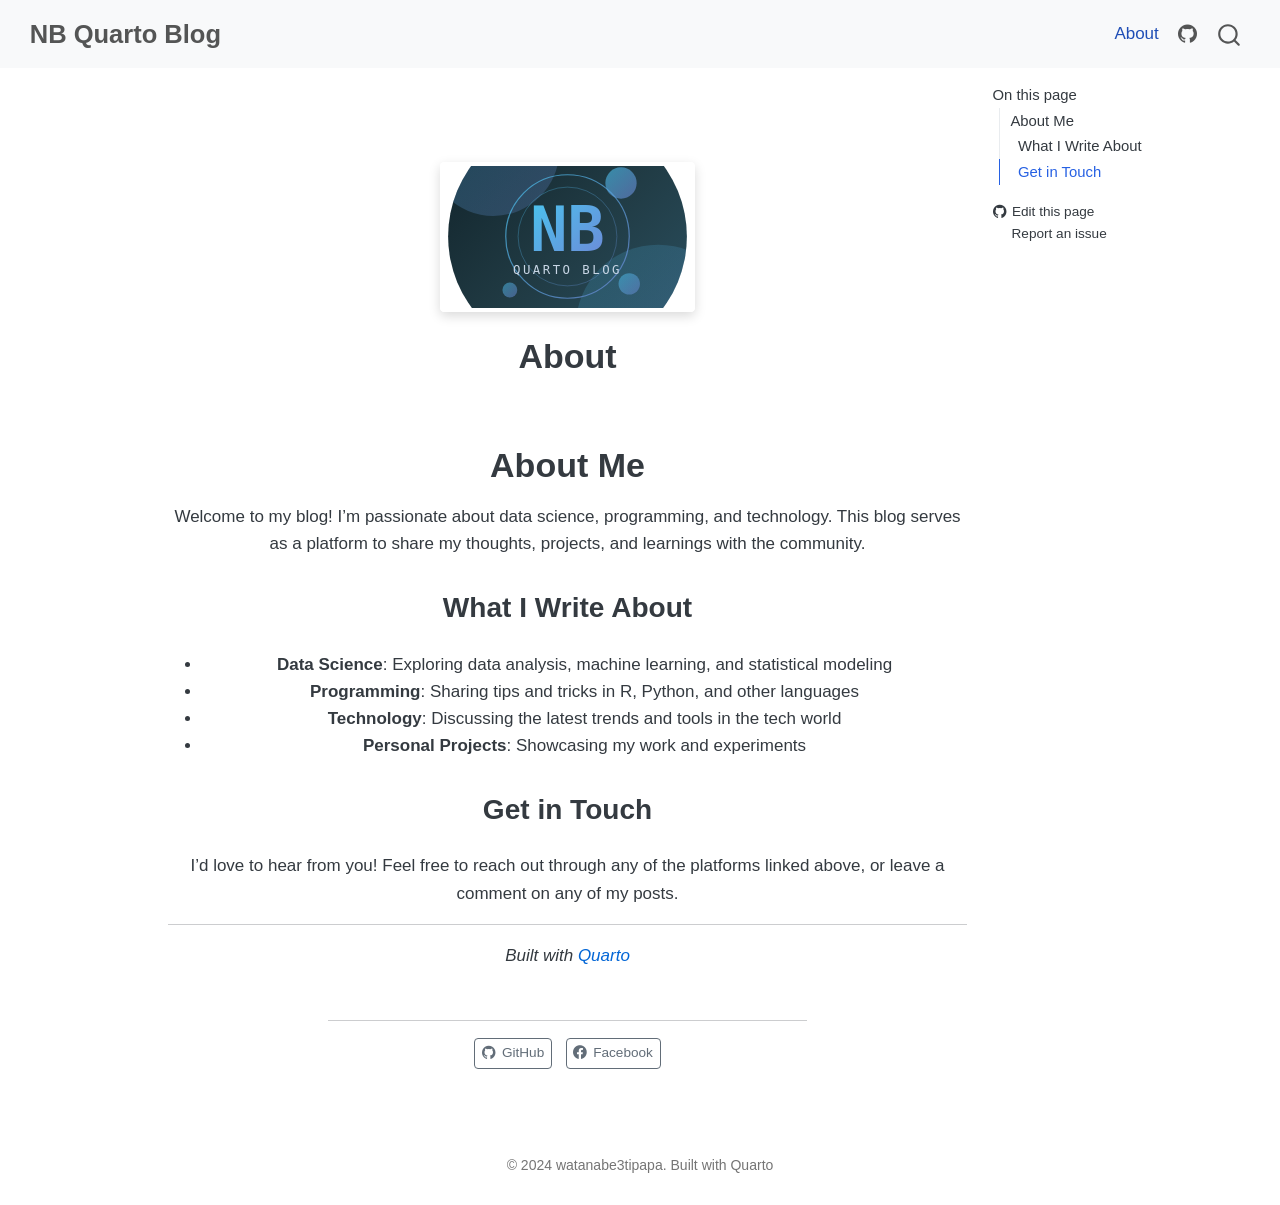
<file: docs/about.html>
<!DOCTYPE html>
<html xmlns="http://www.w3.org/1999/xhtml" lang="en" xml:lang="en"><head>

<meta charset="utf-8">
<meta name="generator" content="quarto-1.9.37">

<meta name="viewport" content="width=device-width, initial-scale=1.0, user-scalable=yes">


<title>About – NB Quarto Blog</title>
<style>
/* Default styles provided by pandoc.
** See https://pandoc.org/MANUAL.html#variables-for-html for config info.
*/
code{white-space: pre-wrap;}
span.smallcaps{font-variant: small-caps;}
div.columns{display: flex; gap: min(4vw, 1.5em);}
div.column{flex: auto; overflow-x: auto;}
div.hanging-indent{margin-left: 1.5em; text-indent: -1.5em;}
ul.task-list{list-style: none;}
ul.task-list li input[type="checkbox"] {
  width: 0.8em;
  margin: 0 0.8em 0.2em -1em; /* quarto-specific, see https://github.com/quarto-dev/quarto-cli/issues/4556 */ 
  vertical-align: middle;
}
</style>


<script src="site_libs/quarto-nav/quarto-nav.js"></script>
<script src="site_libs/quarto-nav/headroom.min.js"></script>
<script src="site_libs/clipboard/clipboard.min.js"></script>
<script src="site_libs/quarto-search/autocomplete.umd.js"></script>
<script src="site_libs/quarto-search/fuse.min.js"></script>
<script src="site_libs/quarto-search/quarto-search.js"></script>
<meta name="quarto:offset" content="./">
<script src="site_libs/quarto-html/quarto.js" type="module"></script>
<script src="site_libs/quarto-html/tabsets/tabsets.js" type="module"></script>
<script src="site_libs/quarto-html/popper.min.js"></script>
<script src="site_libs/quarto-html/tippy.umd.min.js"></script>
<link href="site_libs/quarto-html/tippy.css" rel="stylesheet">
<link href="site_libs/quarto-html/quarto-syntax-highlighting-7f8f88aac4f3542376d5c11b86a4c14d.css" rel="stylesheet" id="quarto-text-highlighting-styles">
<script src="site_libs/bootstrap/bootstrap.min.js"></script>
<link href="site_libs/bootstrap/bootstrap-icons.css" rel="stylesheet">
<link href="site_libs/bootstrap/bootstrap-4d3f3448f837ff03356db176d8adb603.min.css" rel="stylesheet" append-hash="true" id="quarto-bootstrap" data-mode="light">
<script id="quarto-search-options" type="application/json">{
  "location": "navbar",
  "copy-button": false,
  "collapse-after": 3,
  "panel-placement": "end",
  "type": "overlay",
  "limit": 50,
  "keyboard-shortcut": [
    "f",
    "/",
    "s"
  ],
  "show-item-context": false,
  "language": {
    "search-no-results-text": "No results",
    "search-matching-documents-text": "matching documents",
    "search-copy-link-title": "Copy link to search",
    "search-hide-matches-text": "Hide additional matches",
    "search-more-match-text": "more match in this document",
    "search-more-matches-text": "more matches in this document",
    "search-clear-button-title": "Clear",
    "search-text-placeholder": "",
    "search-detached-cancel-button-title": "Cancel",
    "search-submit-button-title": "Submit",
    "search-label": "Search"
  }
}</script>


<link rel="stylesheet" href="styles.css">
<meta property="og:title" content="About – NB Quarto Blog">
<meta property="og:description" content="A blog about data science, programming, and technology by watanabe3tipapa">
<meta property="og:image" content="https://watanabe3tipapa.github.io/nb-quarto-blog/profile.svg">
<meta property="og:site_name" content="NB Quarto Blog">
<meta name="twitter:title" content="About – NB Quarto Blog">
<meta name="twitter:description" content="A blog about data science, programming, and technology by watanabe3tipapa">
<meta name="twitter:image" content="https://watanabe3tipapa.github.io/nb-quarto-blog/profile.svg">
<meta name="twitter:creator" content="@watanabe3tipapa">
<meta name="twitter:site" content="@watanabe3tipapa">
<meta name="twitter:card" content="summary_large_image">
</head>

<body class="nav-fixed quarto-light">

<div id="quarto-search-results"></div>
  <header id="quarto-header" class="headroom fixed-top">
    <nav class="navbar navbar-expand-lg " data-bs-theme="dark">
      <div class="navbar-container container-fluid">
      <div class="navbar-brand-container mx-auto">
    <a class="navbar-brand" href="./index.html">
    <span class="navbar-title">NB Quarto Blog</span>
    </a>
  </div>
            <div id="quarto-search" class="" title="Search"></div>
          <button class="navbar-toggler" type="button" data-bs-toggle="collapse" data-bs-target="#navbarCollapse" aria-controls="navbarCollapse" role="menu" aria-expanded="false" aria-label="Toggle navigation" onclick="if (window.quartoToggleHeadroom) { window.quartoToggleHeadroom(); }">
  <span class="navbar-toggler-icon"></span>
</button>
          <div class="collapse navbar-collapse" id="navbarCollapse">
            <ul class="navbar-nav navbar-nav-scroll ms-auto">
  <li class="nav-item">
    <a class="nav-link active" href="./about.html" aria-current="page"> 
<span class="menu-text">About</span></a>
  </li>  
  <li class="nav-item compact">
    <a class="nav-link" href="https://github.com/watanabe3tipapa"> <i class="bi bi-github" role="img" aria-label="GitHub">
</i> 
<span class="menu-text"></span></a>
  </li>  
</ul>
          </div> <!-- /navcollapse -->
            <div class="quarto-navbar-tools">
</div>
      </div> <!-- /container-fluid -->
    </nav>
</header>
<!-- content -->
<div id="quarto-content" class="quarto-container page-columns page-rows-contents page-layout-article page-navbar">
<!-- sidebar -->
<!-- margin-sidebar -->
    <div id="quarto-margin-sidebar" class="sidebar margin-sidebar">
        <nav id="TOC" role="doc-toc" class="toc-active">
    <h2 id="toc-title">On this page</h2>
  <ul>
  <li><a href="#about-me" id="toc-about-me" class="nav-link active" data-scroll-target="#about-me">About Me</a>
  <ul class="collapse">
  <li><a href="#what-i-write-about" id="toc-what-i-write-about" class="nav-link" data-scroll-target="#what-i-write-about">What I Write About</a></li>
  <li><a href="#get-in-touch" id="toc-get-in-touch" class="nav-link" data-scroll-target="#get-in-touch">Get in Touch</a></li>
  </ul></li>
  </ul>
<div class="toc-actions"><ul><li><a href="https://github.com/watanabe3tipapa/nb-quarto-blog/edit/main/about.qmd" class="toc-action"><i class="bi bi-github"></i>Edit this page</a></li><li><a href="https://github.com/watanabe3tipapa/nb-quarto-blog/issues/new" class="toc-action"><i class="bi empty"></i>Report an issue</a></li></ul></div></nav>
    </div>
<!-- main -->
<div class="quarto-about-jolla">
  <img src="profile.svg" class="about-image
  rounded " style="width: 15em;">
 <header id="title-block-header" class="quarto-title-block default">
<div class="quarto-title">
<h1 class="title">About</h1>
</div>
<div class="quarto-title-meta">
  </div>
</header><main class="content" id="quarto-document-content">

<section id="about-me" class="level1">
<h1>About Me</h1>
<p>Welcome to my blog! I’m passionate about data science, programming, and technology. This blog serves as a platform to share my thoughts, projects, and learnings with the community.</p>
<section id="what-i-write-about" class="level2">
<h2 data-anchor-id="what-i-write-about">What I Write About</h2>
<ul>
<li><strong>Data Science</strong>: Exploring data analysis, machine learning, and statistical modeling</li>
<li><strong>Programming</strong>: Sharing tips and tricks in R, Python, and other languages</li>
<li><strong>Technology</strong>: Discussing the latest trends and tools in the tech world</li>
<li><strong>Personal Projects</strong>: Showcasing my work and experiments</li>
</ul>
</section>
<section id="get-in-touch" class="level2">
<h2 data-anchor-id="get-in-touch">Get in Touch</h2>
<p>I’d love to hear from you! Feel free to reach out through any of the platforms linked above, or leave a comment on any of my posts.</p>
<hr>
<p><em>Built with <a href="https://quarto.org/">Quarto</a></em></p>


</section>
</section>
</main> 
  <hr class="about-sep">
   <div class="about-links">
  <a href="https://github.com/watanabe3tipapa" class="about-link" rel="" target="">
    <i class="bi bi-github"></i>
     <span class="about-link-text">GitHub</span>
  </a>
  <a href="https://facebook.com" class="about-link" rel="" target="">
    <i class="bi bi-facebook"></i>
     <span class="about-link-text">Facebook</span>
  </a>
</div>
</div>
 <!-- /main -->
<script id="quarto-html-after-body" type="application/javascript">
  window.document.addEventListener("DOMContentLoaded", function (event) {
    const isCodeAnnotation = (el) => {
      for (const clz of el.classList) {
        if (clz.startsWith('code-annotation-')) {                     
          return true;
        }
      }
      return false;
    }
    const onCopySuccess = function(e) {
      // button target
      const button = e.trigger;
      // don't keep focus
      button.blur();
      // flash "checked"
      button.classList.add('code-copy-button-checked');
      var currentTitle = button.getAttribute("title");
      button.setAttribute("title", "Copied!");
      let tooltip;
      if (window.bootstrap) {
        button.setAttribute("data-bs-toggle", "tooltip");
        button.setAttribute("data-bs-placement", "left");
        button.setAttribute("data-bs-title", "Copied!");
        tooltip = new bootstrap.Tooltip(button, 
          { trigger: "manual", 
            customClass: "code-copy-button-tooltip",
            offset: [0, -8]});
        tooltip.show();    
      }
      setTimeout(function() {
        if (tooltip) {
          tooltip.hide();
          button.removeAttribute("data-bs-title");
          button.removeAttribute("data-bs-toggle");
          button.removeAttribute("data-bs-placement");
        }
        button.setAttribute("title", currentTitle);
        button.classList.remove('code-copy-button-checked');
      }, 1000);
      // clear code selection
      e.clearSelection();
    }
    const getTextToCopy = function(trigger) {
      const outerScaffold = trigger.parentElement.cloneNode(true);
      const codeEl = outerScaffold.querySelector('code');
      for (const childEl of codeEl.children) {
        if (isCodeAnnotation(childEl)) {
          childEl.remove();
        }
      }
      return codeEl.innerText;
    }
    const clipboard = new window.ClipboardJS('.code-copy-button:not([data-in-quarto-modal])', {
      text: getTextToCopy
    });
    clipboard.on('success', onCopySuccess);
    if (window.document.getElementById('quarto-embedded-source-code-modal')) {
      const clipboardModal = new window.ClipboardJS('.code-copy-button[data-in-quarto-modal]', {
        text: getTextToCopy,
        container: window.document.getElementById('quarto-embedded-source-code-modal')
      });
      clipboardModal.on('success', onCopySuccess);
    }
      var localhostRegex = new RegExp(/^(?:http|https):\/\/localhost\:?[0-9]*\//);
      var mailtoRegex = new RegExp(/^mailto:/);
        var filterRegex = new RegExp("https:\/\/watanabe3tipapa\.github\.io\/nb-quarto-blog");
      var isInternal = (href) => {
          return filterRegex.test(href) || localhostRegex.test(href) || mailtoRegex.test(href);
      }
      // Inspect non-navigation links and adorn them if external
     var links = window.document.querySelectorAll('a[href]:not(.nav-link):not(.navbar-brand):not(.toc-action):not(.sidebar-link):not(.sidebar-item-toggle):not(.pagination-link):not(.no-external):not([aria-hidden]):not(.dropdown-item):not(.quarto-navigation-tool):not(.about-link)');
      for (var i=0; i<links.length; i++) {
        const link = links[i];
        if (!isInternal(link.href)) {
          // undo the damage that might have been done by quarto-nav.js in the case of
          // links that we want to consider external
          if (link.dataset.originalHref !== undefined) {
            link.href = link.dataset.originalHref;
          }
        }
      }
    function tippyHover(el, contentFn, onTriggerFn, onUntriggerFn) {
      const config = {
        allowHTML: true,
        maxWidth: 500,
        delay: 100,
        arrow: false,
        appendTo: function(el) {
            return el.parentElement;
        },
        interactive: true,
        interactiveBorder: 10,
        theme: 'quarto',
        placement: 'bottom-start',
      };
      if (contentFn) {
        config.content = contentFn;
      }
      if (onTriggerFn) {
        config.onTrigger = onTriggerFn;
      }
      if (onUntriggerFn) {
        config.onUntrigger = onUntriggerFn;
      }
      window.tippy(el, config); 
    }
    const noterefs = window.document.querySelectorAll('a[role="doc-noteref"]');
    for (var i=0; i<noterefs.length; i++) {
      const ref = noterefs[i];
      tippyHover(ref, function() {
        // use id or data attribute instead here
        let href = ref.getAttribute('data-footnote-href') || ref.getAttribute('href');
        try { href = new URL(href).hash; } catch {}
        const id = href.replace(/^#\/?/, "");
        const note = window.document.getElementById(id);
        if (note) {
          return note.innerHTML;
        } else {
          return "";
        }
      });
    }
    const xrefs = window.document.querySelectorAll('a.quarto-xref');
    const processXRef = (id, note) => {
      // Strip column container classes
      const stripColumnClz = (el) => {
        el.classList.remove("page-full", "page-columns");
        if (el.children) {
          for (const child of el.children) {
            stripColumnClz(child);
          }
        }
      }
      stripColumnClz(note)
      if (id === null || id.startsWith('sec-')) {
        // Special case sections, only their first couple elements
        const container = document.createElement("div");
        if (note.children && note.children.length > 2) {
          container.appendChild(note.children[0].cloneNode(true));
          for (let i = 1; i < note.children.length; i++) {
            const child = note.children[i];
            if (child.tagName === "P" && child.innerText === "") {
              continue;
            } else {
              container.appendChild(child.cloneNode(true));
              break;
            }
          }
          if (window.Quarto?.typesetMath) {
            window.Quarto.typesetMath(container);
          }
          return container.innerHTML
        } else {
          if (window.Quarto?.typesetMath) {
            window.Quarto.typesetMath(note);
          }
          return note.innerHTML;
        }
      } else {
        // Remove any anchor links if they are present
        const anchorLink = note.querySelector('a.anchorjs-link');
        if (anchorLink) {
          anchorLink.remove();
        }
        if (window.Quarto?.typesetMath) {
          window.Quarto.typesetMath(note);
        }
        if (note.classList.contains("callout")) {
          return note.outerHTML;
        } else {
          return note.innerHTML;
        }
      }
    }
    for (var i=0; i<xrefs.length; i++) {
      const xref = xrefs[i];
      tippyHover(xref, undefined, function(instance) {
        instance.disable();
        let url = xref.getAttribute('href');
        let hash = undefined; 
        if (url.startsWith('#')) {
          hash = url;
        } else {
          try { hash = new URL(url).hash; } catch {}
        }
        if (hash) {
          const id = hash.replace(/^#\/?/, "");
          const note = window.document.getElementById(id);
          if (note !== null) {
            try {
              const html = processXRef(id, note.cloneNode(true));
              instance.setContent(html);
            } finally {
              instance.enable();
              instance.show();
            }
          } else {
            // See if we can fetch this
            fetch(url.split('#')[0])
            .then(res => res.text())
            .then(html => {
              const parser = new DOMParser();
              const htmlDoc = parser.parseFromString(html, "text/html");
              const note = htmlDoc.getElementById(id);
              if (note !== null) {
                const html = processXRef(id, note);
                instance.setContent(html);
              } 
            }).finally(() => {
              instance.enable();
              instance.show();
            });
          }
        } else {
          // See if we can fetch a full url (with no hash to target)
          // This is a special case and we should probably do some content thinning / targeting
          fetch(url)
          .then(res => res.text())
          .then(html => {
            const parser = new DOMParser();
            const htmlDoc = parser.parseFromString(html, "text/html");
            const note = htmlDoc.querySelector('main.content');
            if (note !== null) {
              // This should only happen for chapter cross references
              // (since there is no id in the URL)
              // remove the first header
              if (note.children.length > 0 && note.children[0].tagName === "HEADER") {
                note.children[0].remove();
              }
              const html = processXRef(null, note);
              instance.setContent(html);
            } 
          }).finally(() => {
            instance.enable();
            instance.show();
          });
        }
      }, function(instance) {
      });
    }
        let selectedAnnoteEl;
        const selectorForAnnotation = ( cell, annotation) => {
          let cellAttr = 'data-code-cell="' + cell + '"';
          let lineAttr = 'data-code-annotation="' +  annotation + '"';
          const selector = 'span[' + cellAttr + '][' + lineAttr + ']';
          return selector;
        }
        const selectCodeLines = (annoteEl) => {
          const doc = window.document;
          const targetCell = annoteEl.getAttribute("data-target-cell");
          const targetAnnotation = annoteEl.getAttribute("data-target-annotation");
          const annoteSpan = window.document.querySelector(selectorForAnnotation(targetCell, targetAnnotation));
          const lines = annoteSpan.getAttribute("data-code-lines").split(",");
          const lineIds = lines.map((line) => {
            return targetCell + "-" + line;
          })
          let top = null;
          let height = null;
          let parent = null;
          if (lineIds.length > 0) {
              //compute the position of the single el (top and bottom and make a div)
              const el = window.document.getElementById(lineIds[0]);
              top = el.offsetTop;
              height = el.offsetHeight;
              parent = el.parentElement.parentElement;
            if (lineIds.length > 1) {
              const lastEl = window.document.getElementById(lineIds[lineIds.length - 1]);
              const bottom = lastEl.offsetTop + lastEl.offsetHeight;
              height = bottom - top;
            }
            if (top !== null && height !== null && parent !== null) {
              // cook up a div (if necessary) and position it 
              let div = window.document.getElementById("code-annotation-line-highlight");
              if (div === null) {
                div = window.document.createElement("div");
                div.setAttribute("id", "code-annotation-line-highlight");
                div.style.position = 'absolute';
                parent.appendChild(div);
              }
              div.style.top = top - 2 + "px";
              div.style.height = height + 4 + "px";
              div.style.left = 0;
              let gutterDiv = window.document.getElementById("code-annotation-line-highlight-gutter");
              if (gutterDiv === null) {
                gutterDiv = window.document.createElement("div");
                gutterDiv.setAttribute("id", "code-annotation-line-highlight-gutter");
                gutterDiv.style.position = 'absolute';
                const codeCell = window.document.getElementById(targetCell);
                const gutter = codeCell.querySelector('.code-annotation-gutter');
                gutter.appendChild(gutterDiv);
              }
              gutterDiv.style.top = top - 2 + "px";
              gutterDiv.style.height = height + 4 + "px";
            }
            selectedAnnoteEl = annoteEl;
          }
        };
        const unselectCodeLines = () => {
          const elementsIds = ["code-annotation-line-highlight", "code-annotation-line-highlight-gutter"];
          elementsIds.forEach((elId) => {
            const div = window.document.getElementById(elId);
            if (div) {
              div.remove();
            }
          });
          selectedAnnoteEl = undefined;
        };
          // Handle positioning of the toggle
      window.addEventListener(
        "resize",
        throttle(() => {
          elRect = undefined;
          if (selectedAnnoteEl) {
            selectCodeLines(selectedAnnoteEl);
          }
        }, 10)
      );
      function throttle(fn, ms) {
      let throttle = false;
      let timer;
        return (...args) => {
          if(!throttle) { // first call gets through
              fn.apply(this, args);
              throttle = true;
          } else { // all the others get throttled
              if(timer) clearTimeout(timer); // cancel #2
              timer = setTimeout(() => {
                fn.apply(this, args);
                timer = throttle = false;
              }, ms);
          }
        };
      }
        // Attach click handler to the DT
        const annoteDls = window.document.querySelectorAll('dt[data-target-cell]');
        for (const annoteDlNode of annoteDls) {
          annoteDlNode.addEventListener('click', (event) => {
            const clickedEl = event.target;
            if (clickedEl !== selectedAnnoteEl) {
              unselectCodeLines();
              const activeEl = window.document.querySelector('dt[data-target-cell].code-annotation-active');
              if (activeEl) {
                activeEl.classList.remove('code-annotation-active');
              }
              selectCodeLines(clickedEl);
              clickedEl.classList.add('code-annotation-active');
            } else {
              // Unselect the line
              unselectCodeLines();
              clickedEl.classList.remove('code-annotation-active');
            }
          });
        }
    const findCites = (el) => {
      const parentEl = el.parentElement;
      if (parentEl) {
        const cites = parentEl.dataset.cites;
        if (cites) {
          return {
            el,
            cites: cites.split(' ')
          };
        } else {
          return findCites(el.parentElement)
        }
      } else {
        return undefined;
      }
    };
    var bibliorefs = window.document.querySelectorAll('a[role="doc-biblioref"]');
    for (var i=0; i<bibliorefs.length; i++) {
      const ref = bibliorefs[i];
      const citeInfo = findCites(ref);
      if (citeInfo) {
        tippyHover(citeInfo.el, function() {
          var popup = window.document.createElement('div');
          citeInfo.cites.forEach(function(cite) {
            var citeDiv = window.document.createElement('div');
            citeDiv.classList.add('hanging-indent');
            citeDiv.classList.add('csl-entry');
            var biblioDiv = window.document.getElementById('ref-' + cite);
            if (biblioDiv) {
              citeDiv.innerHTML = biblioDiv.innerHTML;
            }
            popup.appendChild(citeDiv);
          });
          return popup.innerHTML;
        });
      }
    }
  });
  </script>
</div> <!-- /content -->
<footer class="footer">
  <div class="nav-footer">
    <div class="nav-footer-left">
      &nbsp;
    </div>   
    <div class="nav-footer-center">
<p>© 2024 watanabe3tipapa. Built with <a href="https://quarto.org/">Quarto</a></p>
<div class="toc-actions d-sm-block d-md-none"><ul><li><a href="https://github.com/watanabe3tipapa/nb-quarto-blog/edit/main/about.qmd" class="toc-action"><i class="bi bi-github"></i>Edit this page</a></li><li><a href="https://github.com/watanabe3tipapa/nb-quarto-blog/issues/new" class="toc-action"><i class="bi empty"></i>Report an issue</a></li></ul></div></div>
    <div class="nav-footer-right">
      &nbsp;
    </div>
  </div>
</footer>




</body></html>
</file>
<file: docs/site_libs/quarto-html/tippy.css>
.tippy-box[data-animation=fade][data-state=hidden]{opacity:0}[data-tippy-root]{max-width:calc(100vw - 10px)}.tippy-box{position:relative;background-color:#333;color:#fff;border-radius:4px;font-size:14px;line-height:1.4;white-space:normal;outline:0;transition-property:transform,visibility,opacity}.tippy-box[data-placement^=top]>.tippy-arrow{bottom:0}.tippy-box[data-placement^=top]>.tippy-arrow:before{bottom:-7px;left:0;border-width:8px 8px 0;border-top-color:initial;transform-origin:center top}.tippy-box[data-placement^=bottom]>.tippy-arrow{top:0}.tippy-box[data-placement^=bottom]>.tippy-arrow:before{top:-7px;left:0;border-width:0 8px 8px;border-bottom-color:initial;transform-origin:center bottom}.tippy-box[data-placement^=left]>.tippy-arrow{right:0}.tippy-box[data-placement^=left]>.tippy-arrow:before{border-width:8px 0 8px 8px;border-left-color:initial;right:-7px;transform-origin:center left}.tippy-box[data-placement^=right]>.tippy-arrow{left:0}.tippy-box[data-placement^=right]>.tippy-arrow:before{left:-7px;border-width:8px 8px 8px 0;border-right-color:initial;transform-origin:center right}.tippy-box[data-inertia][data-state=visible]{transition-timing-function:cubic-bezier(.54,1.5,.38,1.11)}.tippy-arrow{width:16px;height:16px;color:#333}.tippy-arrow:before{content:"";position:absolute;border-color:transparent;border-style:solid}.tippy-content{position:relative;padding:5px 9px;z-index:1}
</file>
<file: docs/site_libs/quarto-html/quarto-syntax-highlighting-7f8f88aac4f3542376d5c11b86a4c14d.css>
/* quarto syntax highlight colors */
:root {
  --quarto-hl-ot-color: #003B4F;
  --quarto-hl-at-color: #657422;
  --quarto-hl-ss-color: #20794D;
  --quarto-hl-an-color: #5E5E5E;
  --quarto-hl-fu-color: #4758AB;
  --quarto-hl-st-color: #20794D;
  --quarto-hl-cf-color: #003B4F;
  --quarto-hl-op-color: #5E5E5E;
  --quarto-hl-er-color: #AD0000;
  --quarto-hl-bn-color: #AD0000;
  --quarto-hl-al-color: #AD0000;
  --quarto-hl-va-color: #111111;
  --quarto-hl-bu-color: inherit;
  --quarto-hl-ex-color: inherit;
  --quarto-hl-pp-color: #AD0000;
  --quarto-hl-in-color: #5E5E5E;
  --quarto-hl-vs-color: #20794D;
  --quarto-hl-wa-color: #5E5E5E;
  --quarto-hl-do-color: #5E5E5E;
  --quarto-hl-im-color: #00769E;
  --quarto-hl-ch-color: #20794D;
  --quarto-hl-dt-color: #AD0000;
  --quarto-hl-fl-color: #AD0000;
  --quarto-hl-co-color: #5E5E5E;
  --quarto-hl-cv-color: #5E5E5E;
  --quarto-hl-cn-color: #8f5902;
  --quarto-hl-sc-color: #5E5E5E;
  --quarto-hl-dv-color: #AD0000;
  --quarto-hl-kw-color: #003B4F;
}

/* other quarto variables */
:root {
  --quarto-font-monospace: SFMono-Regular, Menlo, Monaco, Consolas, "Liberation Mono", "Courier New", monospace;
}

/* syntax highlight based on Pandoc's rules */
pre > code.sourceCode > span {
  color: #003B4F;
}

code.sourceCode > span {
  color: #003B4F;
}

div.sourceCode,
div.sourceCode pre.sourceCode {
  color: #003B4F;
}

/* Normal */
code span {
  color: #003B4F;
}

/* Alert */
code span.al {
  color: #AD0000;
  font-style: inherit;
}

/* Annotation */
code span.an {
  color: #5E5E5E;
  font-style: inherit;
}

/* Attribute */
code span.at {
  color: #657422;
  font-style: inherit;
}

/* BaseN */
code span.bn {
  color: #AD0000;
  font-style: inherit;
}

/* BuiltIn */
code span.bu {
  font-style: inherit;
}

/* ControlFlow */
code span.cf {
  color: #003B4F;
  font-weight: bold;
  font-style: inherit;
}

/* Char */
code span.ch {
  color: #20794D;
  font-style: inherit;
}

/* Constant */
code span.cn {
  color: #8f5902;
  font-style: inherit;
}

/* Comment */
code span.co {
  color: #5E5E5E;
  font-style: inherit;
}

/* CommentVar */
code span.cv {
  color: #5E5E5E;
  font-style: italic;
}

/* Documentation */
code span.do {
  color: #5E5E5E;
  font-style: italic;
}

/* DataType */
code span.dt {
  color: #AD0000;
  font-style: inherit;
}

/* DecVal */
code span.dv {
  color: #AD0000;
  font-style: inherit;
}

/* Error */
code span.er {
  color: #AD0000;
  font-style: inherit;
}

/* Extension */
code span.ex {
  font-style: inherit;
}

/* Float */
code span.fl {
  color: #AD0000;
  font-style: inherit;
}

/* Function */
code span.fu {
  color: #4758AB;
  font-style: inherit;
}

/* Import */
code span.im {
  color: #00769E;
  font-style: inherit;
}

/* Information */
code span.in {
  color: #5E5E5E;
  font-style: inherit;
}

/* Keyword */
code span.kw {
  color: #003B4F;
  font-weight: bold;
  font-style: inherit;
}

/* Operator */
code span.op {
  color: #5E5E5E;
  font-style: inherit;
}

/* Other */
code span.ot {
  color: #003B4F;
  font-style: inherit;
}

/* Preprocessor */
code span.pp {
  color: #AD0000;
  font-style: inherit;
}

/* SpecialChar */
code span.sc {
  color: #5E5E5E;
  font-style: inherit;
}

/* SpecialString */
code span.ss {
  color: #20794D;
  font-style: inherit;
}

/* String */
code span.st {
  color: #20794D;
  font-style: inherit;
}

/* Variable */
code span.va {
  color: #111111;
  font-style: inherit;
}

/* VerbatimString */
code span.vs {
  color: #20794D;
  font-style: inherit;
}

/* Warning */
code span.wa {
  color: #5E5E5E;
  font-style: italic;
}

.prevent-inlining {
  content: "</";
}

/*# sourceMappingURL=789ad8cd35626ba772517505b42a116e.css.map */
</file>
<file: docs/styles.css>
/* Custom CSS styles for Quarto Blog */

/* Improve typography */
body {
  font-family: -apple-system, BlinkMacSystemFont, "Segoe UI", Roboto, "Helvetica Neue", Arial, sans-serif;
  line-height: 1.6;
}

/* Style the blog title */
.navbar-title {
  font-weight: 700;
  font-size: 1.5rem;
}

/* Improve post cards */
.quarto-listing-card {
  border-radius: 8px;
  box-shadow: 0 2px 8px rgba(0,0,0,0.1);
  transition: transform 0.2s ease-in-out, box-shadow 0.2s ease-in-out;
}

.quarto-listing-card:hover {
  transform: translateY(-2px);
  box-shadow: 0 4px 16px rgba(0,0,0,0.15);
}

/* Style code blocks */
pre {
  border-radius: 6px;
  border: 1px solid #e1e4e8;
}

code {
  background-color: #f6f8fa;
  padding: 0.2em 0.4em;
  border-radius: 3px;
  font-size: 0.85em;
}

/* Improve about page styling */
.about-template {
  max-width: 800px;
  margin: 0 auto;
}

.about-image {
  border-radius: 50%;
  width: 150px;
  height: 150px;
  object-fit: cover;
  border: 4px solid #fff;
  box-shadow: 0 4px 12px rgba(0,0,0,0.15);
}

/* Style links */
a {
  color: #0366d6;
  text-decoration: none;
}

a:hover {
  text-decoration: underline;
}

/* Improve footer */
.page-footer {
  margin-top: 3rem;
  padding: 2rem 0;
  border-top: 1px solid #e1e4e8;
  font-size: 0.9rem;
  color: #6a737d;
}

/* Responsive adjustments */
@media (max-width: 768px) {
  .navbar-title {
    font-size: 1.2rem;
  }
  
  .about-image {
    width: 120px;
    height: 120px;
  }
}
</file>
